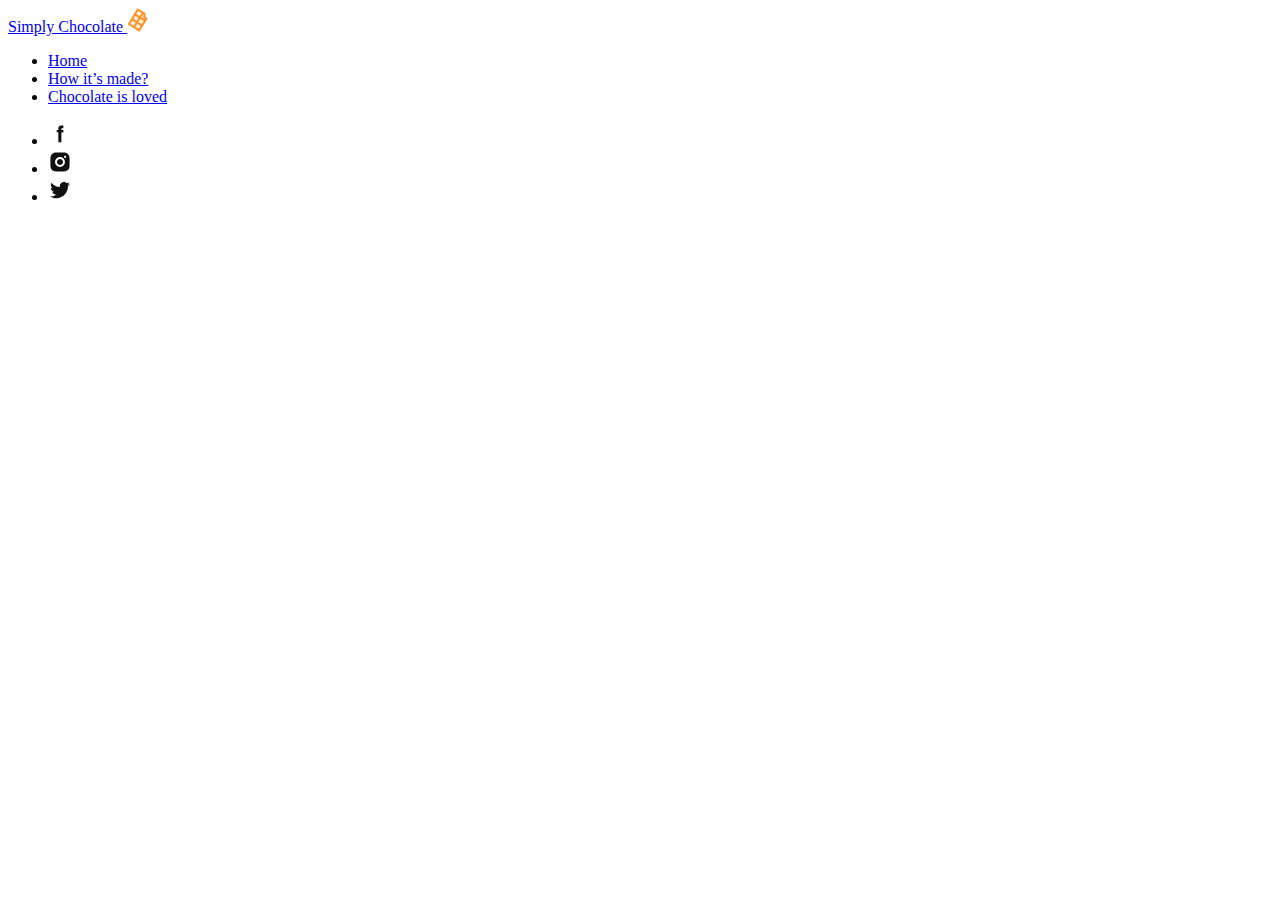
<file: html/module-01/index.html>
<!DOCTYPE html>
<html lang="en">
  <head>
    <meta charset="UTF-8" />
    <meta name="viewport" content="width=device-width, initial-scale=1.0" />
    <meta
      name="description"
      content="Treat yourself or a loved one to our finest ingredients for a moment of pure delight!"
    />
    <meta name="keywords" content="chocolate milk cacao" />
    <title>Simply Chocolate</title>
    <link
      rel="shortcut icon"
      href="./images/icons/logo.svg"
      type="image/svg+xml"
    />
  </head>
  <body>
    <!-- Header -->
    <header>
      <nav>
        <a href="./index.html">
          Simply Chocolate
          <img
            src="./images/icons/logo.svg"
            alt="Site logo"
            width="24"
            height="24"
          />
        </a>

        <ul>
          <li>
            <a href="#">Home</a>
          </li>
          <li>
            <a href="#">How it’s made?</a>
          </li>
          <li>
            <a href="#">Chocolate is loved</a>
          </li>
        </ul>
      </nav>

      <ul>
        <li>
          <a href="">
            <img
              src="./images/icons/facebook.svg"
              alt="Facebook logo"
              width="24"
              height="24"
            />
          </a>
        </li>
        <li>
          <a href="">
            <img
              src="./images/icons/instagram.svg"
              alt="Instagram logo"
              width="24"
              height="24"
            />
          </a>
        </li>
        <li>
          <a href="">
            <img
              src="./images/icons/twitter.svg"
              alt="Twitter logo"
              width="24"
              height="24"
            />
          </a>
        </li>
      </ul>
    </header>
    <main>
      <!-- Hero -->
      <section>
        <h1></h1>
      </section>
      <!-- Benefits -->
      <section>
        <h2></h2>
      </section>
      <!-- Ingredients -->
      <section>
        <h2></h2>
      </section>
      <!-- Made -->
      <section>
        <h2></h2>
      </section>
      <!-- Products -->
      <section>
        <h2></h2>
      </section>
      <!-- Bestsellers -->
      <section>
        <h2></h2>
      </section>
      <!-- Reviews -->
      <section>
        <h2></h2>
      </section>
    </main>
    <!-- Footer -->
    <footer></footer>
  </body>
</html>
</file>
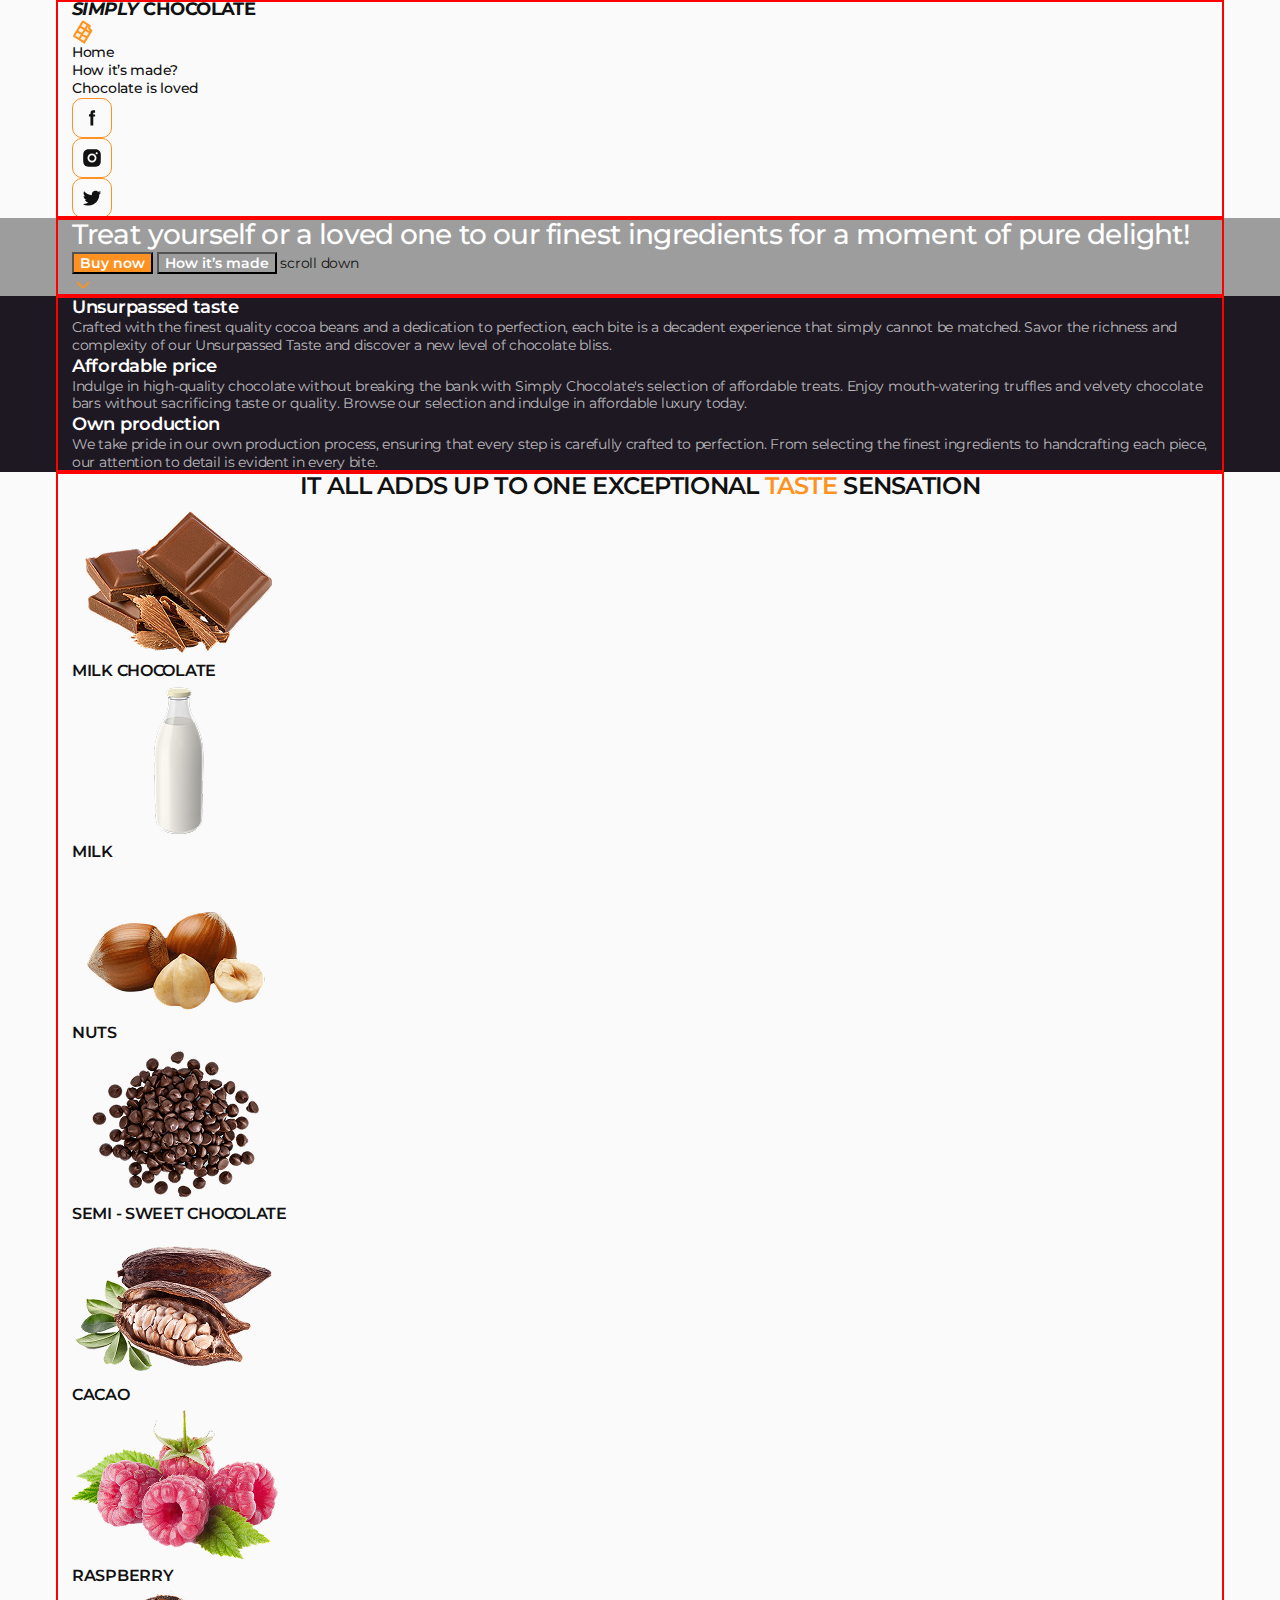
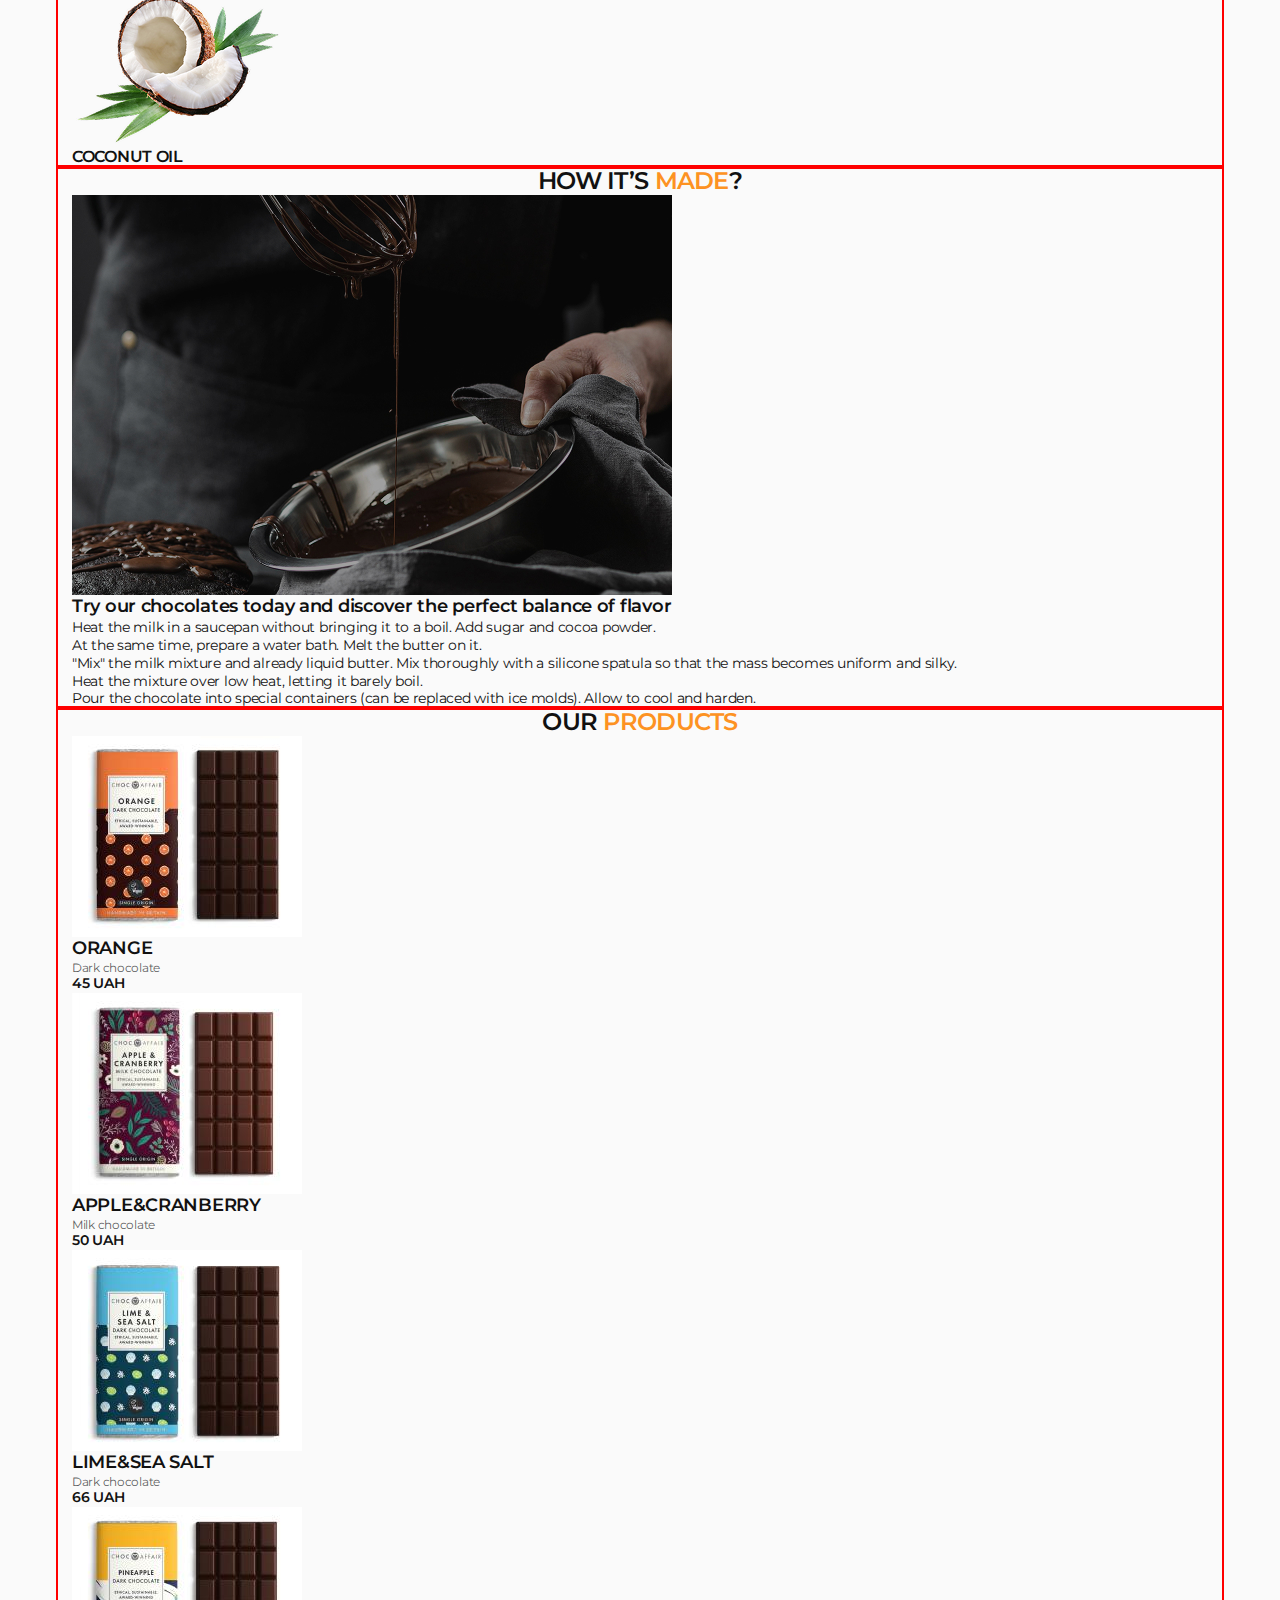
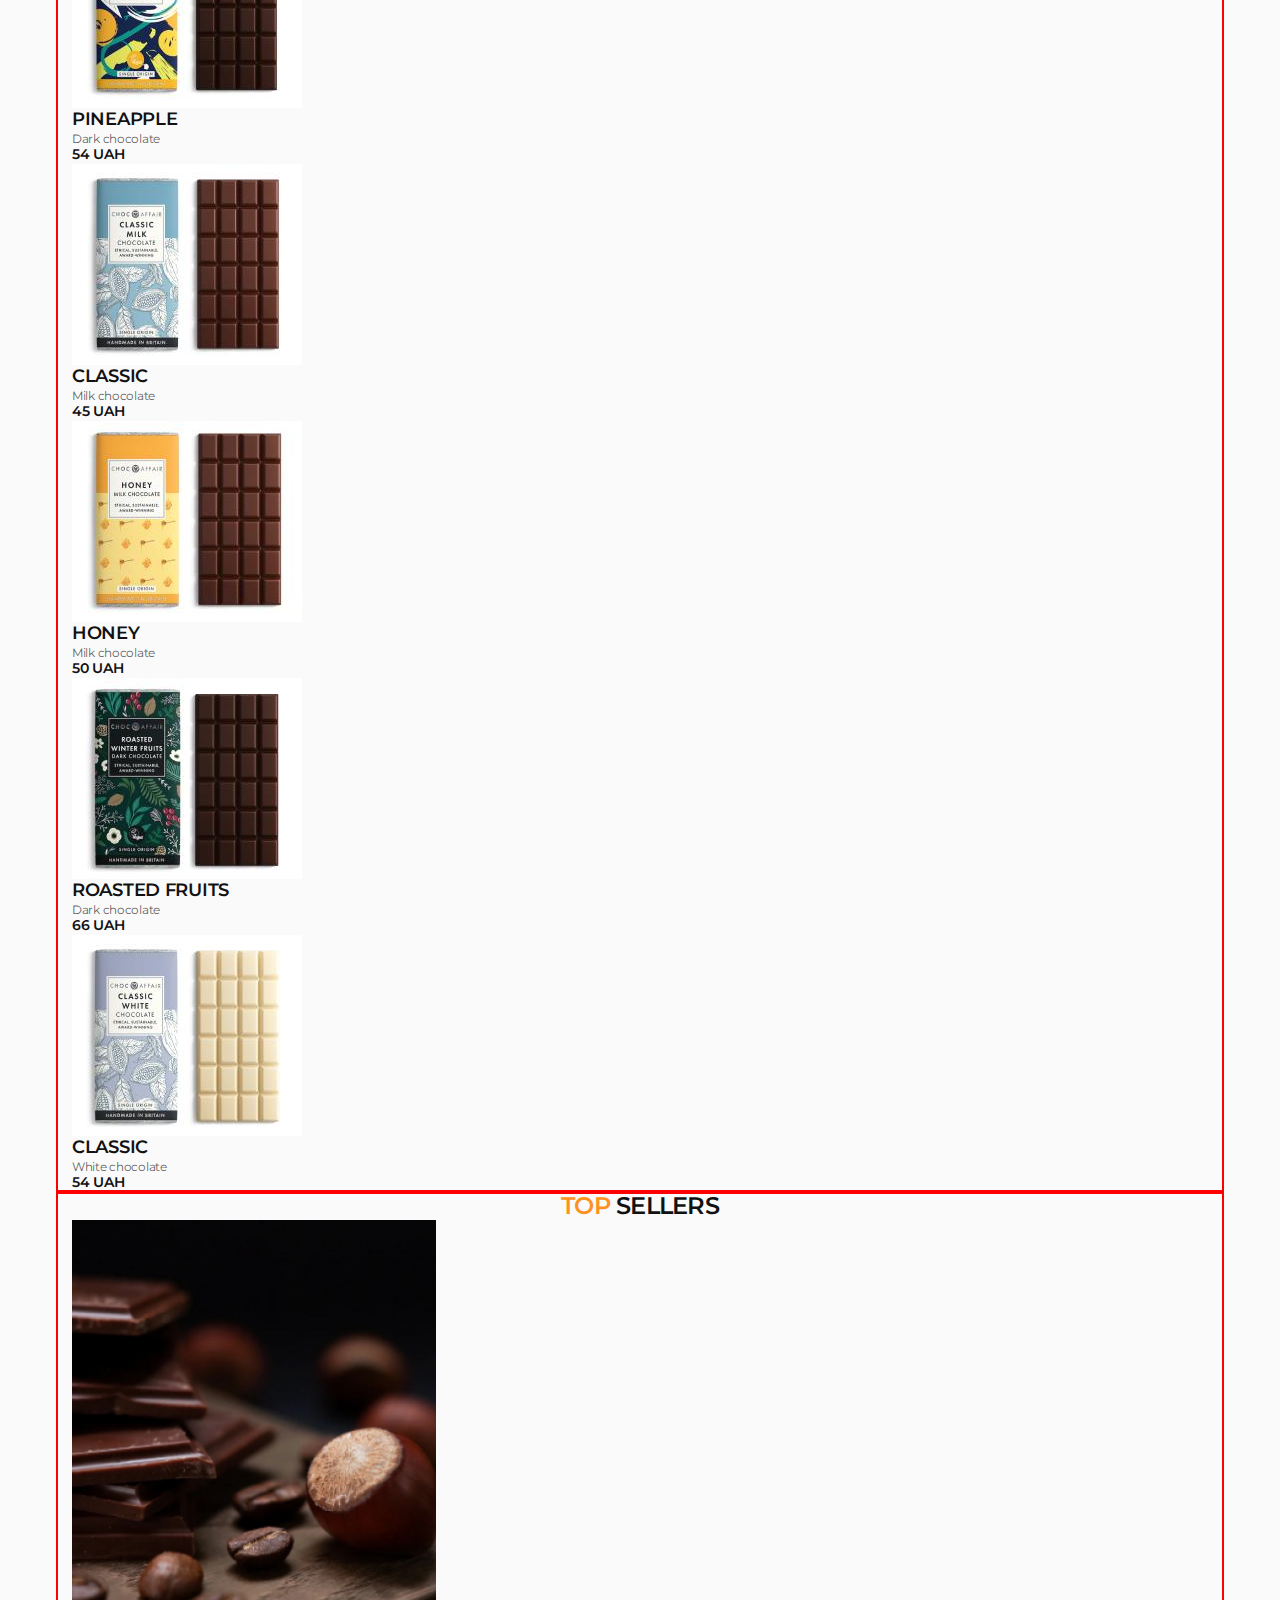
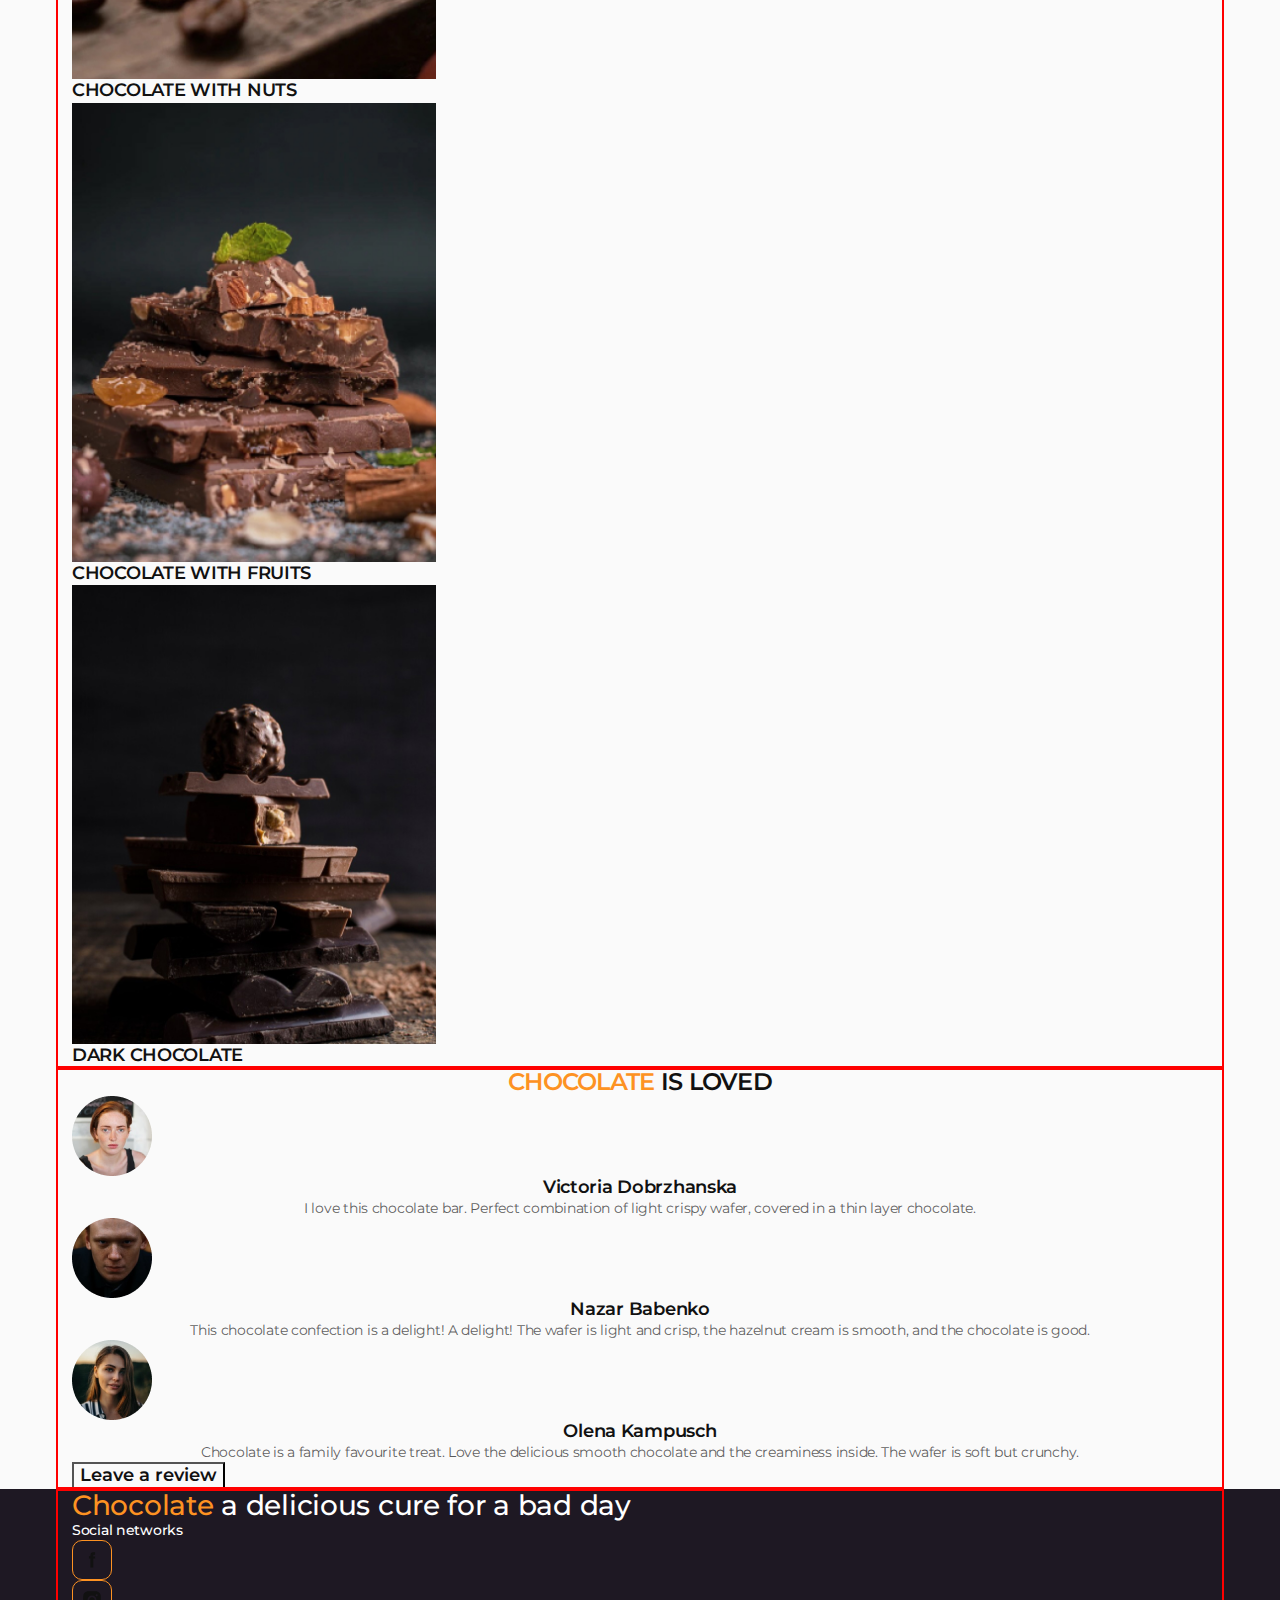
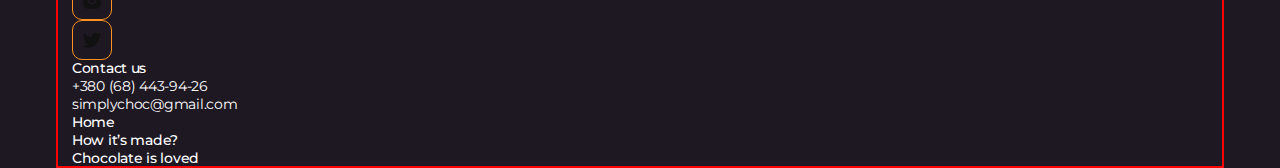
<file: html/module-03/lesson-02/index.html>
<!DOCTYPE html>
<html lang="en">
  <head>
    <meta charset="UTF-8" />
    <meta name="viewport" content="width=device-width, initial-scale=1.0" />
    <meta
      name="description"
      content="Treat yourself or a loved one to our finest ingredients for a moment of pure delight!"
    />
    <meta name="keywords" content="chocolate milk cacao" />
    <title>Simply Chocolate</title>
    <link
      rel="shortcut icon"
      href="./images/icons/logo.svg"
      type="image/svg+xml"
    />

    <link rel="preconnect" href="https://fonts.googleapis.com" />
    <link rel="preconnect" href="https://fonts.gstatic.com" crossorigin />
    <link
      href="https://fonts.googleapis.com/css2?family=Montserrat:ital,wght@0,100..900;1,100..900&display=swap"
      rel="stylesheet"
    />
    <link
      rel="stylesheet"
      href="https://cdn.jsdelivr.net/npm/modern-normalize@3.0.1/modern-normalize.min.css"
    />
    <link rel="stylesheet" href="./css/styles.css" />
  </head>
  <body>
    <!-- Header -->
    <header class="header" id="home">
      <div class="container">
        <nav class="header-nav">
          <a class="header-logo logo" href="./index.html">
            <i>Simply</i> Chocolate
            <img
              src="./images/icons/logo.svg"
              alt="Site logo"
              width="24"
              height="24"
            />
          </a>
          <ul class="menu">
            <li class="menu-item">
              <a class="menu-link" href="#home">Home</a>
            </li>
            <li class="menu-item">
              <a class="menu-link" href="#made">How it’s made?</a>
            </li>
            <li class="menu-item">
              <a class="menu-link" href="#reviews">Chocolate is loved</a>
            </li>
          </ul>
        </nav>
        <ul class="socials">
          <li class="socials-item">
            <a
              class="socials-link"
              href="https://facebook.com"
              target="_blank"
              rel="noopener noreferrer"
              aria-label="Site facebook.com"
            >
              <img
                class="socials-icon"
                src="./images/icons/facebook.svg"
                alt="Facebook logo"
                width="24"
                height="24"
              />
            </a>
          </li>
          <li class="socials-item">
            <a
              class="socials-link"
              href="https://instagram.com"
              target="_blank"
              rel="noopener noreferrer"
              aria-label="Site instagram.com"
            >
              <img
                class="socials-icon"
                src="./images/icons/instagram.svg"
                alt="Instagram logo"
                width="24"
                height="24"
              />
            </a>
          </li>
          <li class="socials-item">
            <a
              class="socials-link"
              href="https://twitter.com"
              target="_blank"
              rel="noopener noreferrer"
              aria-label="Site x.com"
            >
              <img
                class="socials-icon"
                src="./images/icons/twitter.svg"
                alt="Twitter logo"
                width="24"
                height="24"
              />
            </a>
          </li>
        </ul>
      </div>
    </header>

    <main>
      <!-- Hero -->
      <section class="hero">
        <div class="container">
          <h1 class="hero-title">
            Treat yourself or a loved one to our finest ingredients for a moment
            of pure delight!
          </h1>
          <button class="btn btn-accent" type="button">Buy now</button>
          <button class="btn btn-light" type="button">How it’s made</button>
          <a class="hero-link" href="#benefits">
            scroll down
            <img
              class="hero-link-icon"
              src="./images/icons/arrow-down.svg"
              alt="Shewron down"
              width="22"
              height="22"
            />
          </a>
        </div>
      </section>
      <!-- Benefits -->
      <section class="benefits" id="benefits">
        <div class="container">
          <!-- Read only -->
          <h2 class="visually-hidden">Benefits of Simply Chocolate</h2>
          <ul class="benefits-list">
            <li class="benefits-item">
              <h3 class="benefits-caption">Unsurpassed taste</h3>
              <p class="benefits-desc">
                Crafted with the finest quality cocoa beans and a dedication to
                perfection, each bite is a decadent experience that simply
                cannot be matched. Savor the richness and complexity of our
                Unsurpassed Taste and discover a new level of chocolate bliss.
              </p>
            </li>
            <li class="benefits-item">
              <h3 class="benefits-caption">Affordable price</h3>
              <p class="benefits-desc">
                Indulge in high-quality chocolate without breaking the bank with
                Simply Chocolate's selection of affordable treats. Enjoy
                mouth-watering truffles and velvety chocolate bars without
                sacrificing taste or quality. Browse our selection and indulge
                in affordable luxury today.
              </p>
            </li>
            <li class="benefits-item">
              <h3 class="benefits-caption">Own production</h3>
              <p class="benefits-desc">
                We take pride in our own production process, ensuring that every
                step is carefully crafted to perfection. From selecting the
                finest ingredients to handcrafting each piece, our attention to
                detail is evident in every bite.
              </p>
            </li>
          </ul>
        </div>
      </section>
      <!-- Ingredients -->
      <section class="ingredients">
        <div class="container">
          <h2 class="section-title">
            It all adds up to one exceptional
            <span class="accent-text">taste</span> sensation
          </h2>
          <ul class="ingredients-list">
            <li class="ingredients-item">
              <img
                class="ingredients-ill"
                src="./images/ingredients/img-1.png"
                alt=""
                width="214"
                height="160"
              />
              <h3 class="ingredients-subtitle">MILK CHOCOLATE</h3>
            </li>
            <li class="ingredients-item">
              <img
                class="ingredients-ill"
                src="./images/ingredients/img-2.png"
                alt=""
                width="214"
                height="160"
              />
              <h3 class="ingredients-subtitle">MILK</h3>
            </li>
            <li class="ingredients-item">
              <img
                class="ingredients-ill"
                src="./images/ingredients/img-3.png"
                alt=""
                width="214"
                height="160"
              />
              <h3 class="ingredients-subtitle">NUTS</h3>
            </li>
            <li class="ingredients-item">
              <img
                class="ingredients-ill"
                src="./images/ingredients/img-4.png"
                alt=""
                width="214"
                height="160"
              />
              <h3 class="ingredients-subtitle">SEMI - SWEET CHOCOLATE</h3>
            </li>
            <li class="ingredients-item">
              <img
                class="ingredients-ill"
                src="./images/ingredients/img-5.png"
                alt=""
                width="214"
                height="160"
              />
              <h3 class="ingredients-subtitle">CACAO</h3>
            </li>
            <li class="ingredients-item">
              <img
                class="ingredients-ill"
                src="./images/ingredients/img-6.png"
                alt=""
                width="214"
                height="160"
              />
              <h3 class="ingredients-subtitle">RASPBERRY</h3>
            </li>
            <li class="ingredients-item">
              <img
                class="ingredients-ill"
                src="./images/ingredients/img-7.png"
                alt=""
                width="214"
                height="160"
              />
              <h3 class="ingredients-subtitle">COCONUT OIL</h3>
            </li>
          </ul>
        </div>
      </section>
      <!-- Made -->
      <section class="made" id="made">
        <div class="container">
          <h2 class="section-title">
            How it’s <span class="accent-text">made</span>?
          </h2>
          <img
            class="made-ill"
            src="./images/made/image.jpg"
            alt=""
            width="600"
            height="400"
          />
          <h3 class="made-caption">
            Try our chocolates today and discover the perfect balance of flavor
          </h3>
          <ol class="made-list">
            <li class="made-item">
              Heat the milk in a saucepan without bringing it to a boil. Add
              sugar and cocoa powder.
            </li>
            <li class="made-item">
              At the same time, prepare a water bath. Melt the butter on it.
            </li>
            <li class="made-item">
              "Mix" the milk mixture and already liquid butter. Mix thoroughly
              with a silicone spatula so that the mass becomes uniform and
              silky.
            </li>
            <li class="made-item">
              Heat the mixture over low heat, letting it barely boil.
            </li>
            <li class="made-item">
              Pour the chocolate into special containers (can be replaced with
              ice molds). Allow to cool and harden.
            </li>
          </ol>
        </div>
      </section>
      <!-- Products -->
      <section class="products">
        <div class="container">
          <h2 class="section-title">
            Our <span class="accent-text">products</span>
          </h2>
          <ul class="products-list">
            <li class="products-item">
              <img
                src="./images/products/img-1.jpg"
                alt="Orange Dark chocolate"
                class="products-pic"
                width="230"
                height="201"
              />
              <h3 class="products-caption">Orange</h3>
              <p class="products-type">Dark chocolate</p>
              <p class="products-label">45 UAH</p>
            </li>
            <li class="products-item">
              <img
                src="./images/products/img-2.jpg"
                alt="Apple&Cranberry Milk chocolate"
                class="products-pic"
                width="230"
                height="201"
              />
              <h3 class="products-caption">Apple&Cranberry</h3>
              <p class="products-type">Milk chocolate</p>
              <p class="products-label">50 UAH</p>
            </li>
            <li class="products-item">
              <img
                src="./images/products/img-3.jpg"
                alt="Lime&Sea salt Dark chocolate"
                class="products-pic"
                width="230"
                height="201"
              />
              <h3 class="products-caption">Lime&Sea salt</h3>
              <p class="products-type">Dark chocolate</p>
              <p class="products-label">66 UAH</p>
            </li>
            <li class="products-item">
              <img
                src="./images/products/img-4.jpg"
                alt="Pineapple Dark chocolate"
                class="products-pic"
                width="230"
                height="201"
              />
              <h3 class="products-caption">Pineapple</h3>
              <p class="products-type">Dark chocolate</p>
              <p class="products-label">54 UAH</p>
            </li>
            <li class="products-item">
              <img
                src="./images/products/img-5.jpg"
                alt="Classic Milk chocolate"
                class="products-pic"
                width="230"
                height="201"
              />
              <h3 class="products-caption">Classic</h3>
              <p class="products-type">Milk chocolate</p>
              <p class="products-label">45 UAH</p>
            </li>
            <li class="products-item">
              <img
                src="./images/products/img-6.jpg"
                alt="Honey Milk chocolate"
                class="products-pic"
                width="230"
                height="201"
              />
              <h3 class="products-caption">Honey</h3>
              <p class="products-type">Milk chocolate</p>
              <p class="products-label">50 UAH</p>
            </li>
            <li class="products-item">
              <img
                src="./images/products/img-7.jpg"
                alt="Roasted fruits Dark chocolate"
                class="products-pic"
                width="230"
                height="201"
              />
              <h3 class="products-caption">Roasted fruits</h3>
              <p class="products-type">Dark chocolate</p>
              <p class="products-label">66 UAH</p>
            </li>
            <li class="products-item">
              <img
                src="./images/products/img-8.jpg"
                alt="Classic White chocolate"
                class="products-pic"
                width="230"
                height="201"
              />
              <h3 class="products-caption">Classic</h3>
              <p class="products-type">White chocolate</p>
              <p class="products-label">54 UAH</p>
            </li>
          </ul>
        </div>
      </section>
      <!-- Bestsellers -->
      <section class="bestsellers">
        <div class="container">
          <h2 class="section-title">
            <span class="accent-text">Top</span> sellers
          </h2>
          <ul class="bestsellers-list">
            <li class="bestsellers-item">
              <img
                src="./images/bestsellers/img-1.jpg"
                alt="CHOCOLATE WITH NUTS"
                width="364"
                height="464"
              />
              <h3 class="bestsellers-caption">CHOCOLATE WITH NUTS</h3>
            </li>
            <li class="bestsellers-item">
              <img
                src="./images/bestsellers/img-2.jpg"
                alt="CHOCOLATE WITH FruIts"
                width="364"
                height="464"
              />
              <h3 class="bestsellers-caption">CHOCOLATE WITH FruIts</h3>
            </li>
            <li class="bestsellers-item">
              <img
                src="./images/bestsellers/img-3.jpg"
                alt="DARK CHOCOLATE"
                width="364"
                height="464"
              />
              <h3 class="bestsellers-caption">DARK CHOCOLATE</h3>
            </li>
          </ul>
        </div>
      </section>
      <!-- Reviews -->
      <section class="reviews" id="reviews">
        <div class="container">
          <h2 class="section-title">
            <span class="accent-text">Chocolate</span> is loved
          </h2>
          <ul class="reviews-list">
            <li class="reviews-item">
              <img
                src="./images/reviews/img-1.png"
                alt="Victoria Dobrzhanska"
                width="80"
                height="80"
              />
              <h3 class="reviews-author">Victoria Dobrzhanska</h3>
              <p class="reviews-text">
                I love this chocolate bar. Perfect combination of light crispy
                wafer, covered in a thin layer chocolate.
              </p>
            </li>
            <li class="reviews-item">
              <img
                src="./images/reviews/img-2.png"
                alt="Nazar Babenko"
                width="80"
                height="80"
              />
              <h3 class="reviews-author">Nazar Babenko</h3>
              <p class="reviews-text">
                This chocolate confection is a delight! A delight! The wafer is
                light and crisp, the hazelnut cream is smooth, and the chocolate
                is good.
              </p>
            </li>
            <li class="reviews-item">
              <img
                src="./images/reviews/img-3.png"
                alt="Olena Kampusch"
                width="80"
                height="80"
              />
              <h3 class="reviews-author">Olena Kampusch</h3>
              <p class="reviews-text">
                Chocolate is a family favourite treat. Love the delicious smooth
                chocolate and the creaminess inside. The wafer is soft but
                crunchy.
              </p>
            </li>
          </ul>
          <button class="btn btn-dark" type="button">Leave a review</button>
        </div>
      </section>
    </main>

    <!-- Footer -->
    <footer class="footer">
      <div class="container">
        <p class="footer-slogan">
          <span class="accent-text">Chocolate</span> a delicious cure for a bad
          day
        </p>
        <p class="footer-caption">Social networks</p>
        <ul class="socials">
          <li class="socials-item">
            <a
              class="socials-link"
              href="https://facebook.com"
              target="_blank"
              rel="noopener noreferrer"
              aria-label="Site facebook.com"
            >
              <img
                class="socials-icon"
                src="./images/icons/facebook.svg"
                alt="Facebook logo"
                width="24"
                height="24"
              />
            </a>
          </li>
          <li class="socials-item">
            <a
              class="socials-link"
              href="https://instagram.com"
              target="_blank"
              rel="noopener noreferrer"
              aria-label="Site instagram.com"
            >
              <img
                class="socials-icon"
                src="./images/icons/instagram.svg"
                alt="Instagram logo"
                width="24"
                height="24"
              />
            </a>
          </li>
          <li class="socials-item">
            <a
              class="socials-link"
              href="https://twitter.com"
              target="_blank"
              rel="noopener noreferrer"
              aria-label="Site x.com"
            >
              <img
                class="socials-icon"
                src="./images/icons/twitter.svg"
                alt="Twitter logo"
                width="24"
                height="24"
              />
            </a>
          </li>
        </ul>
        <address class="contacts">
          <p class="footer-caption">Contact us</p>
          <ul class="contacts-list">
            <li class="contacts-item">
              <a class="contacts-link" href="tel:+380684439426">
                +380 (68) 443-94-26
              </a>
            </li>
            <li class="contacts-item">
              <a class="contacts-link" href="mailto:simplychoc@gmail.com">
                simplychoc@gmail.com
              </a>
            </li>
          </ul>
        </address>
        <ul class="footer-menu menu">
          <li class="menu-item">
            <a class="menu-link" href="#">Home</a>
          </li>
          <li class="menu-item">
            <a class="menu-link" href="#">How it’s made?</a>
          </li>
          <li class="menu-item">
            <a class="menu-link" href="#">Chocolate is loved</a>
          </li>
        </ul>
      </div>
    </footer>
  </body>
</html>
</file>
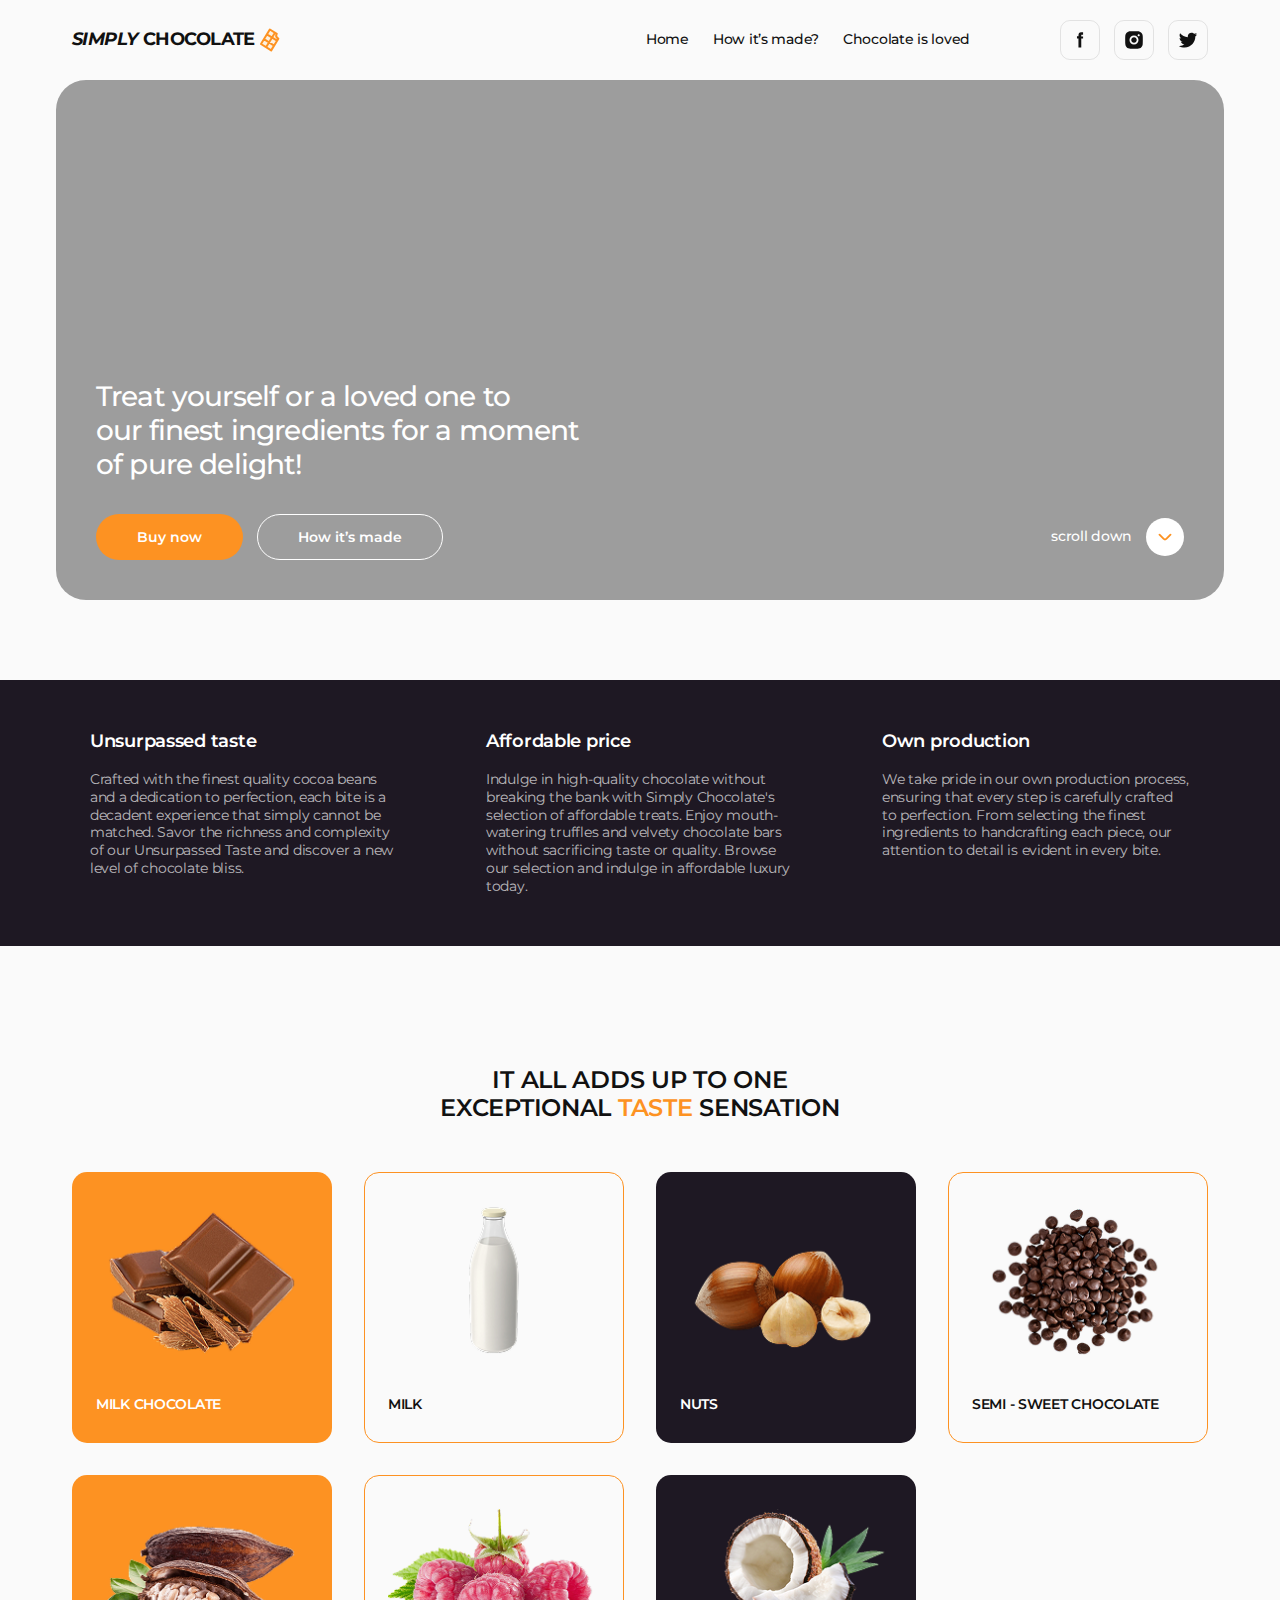
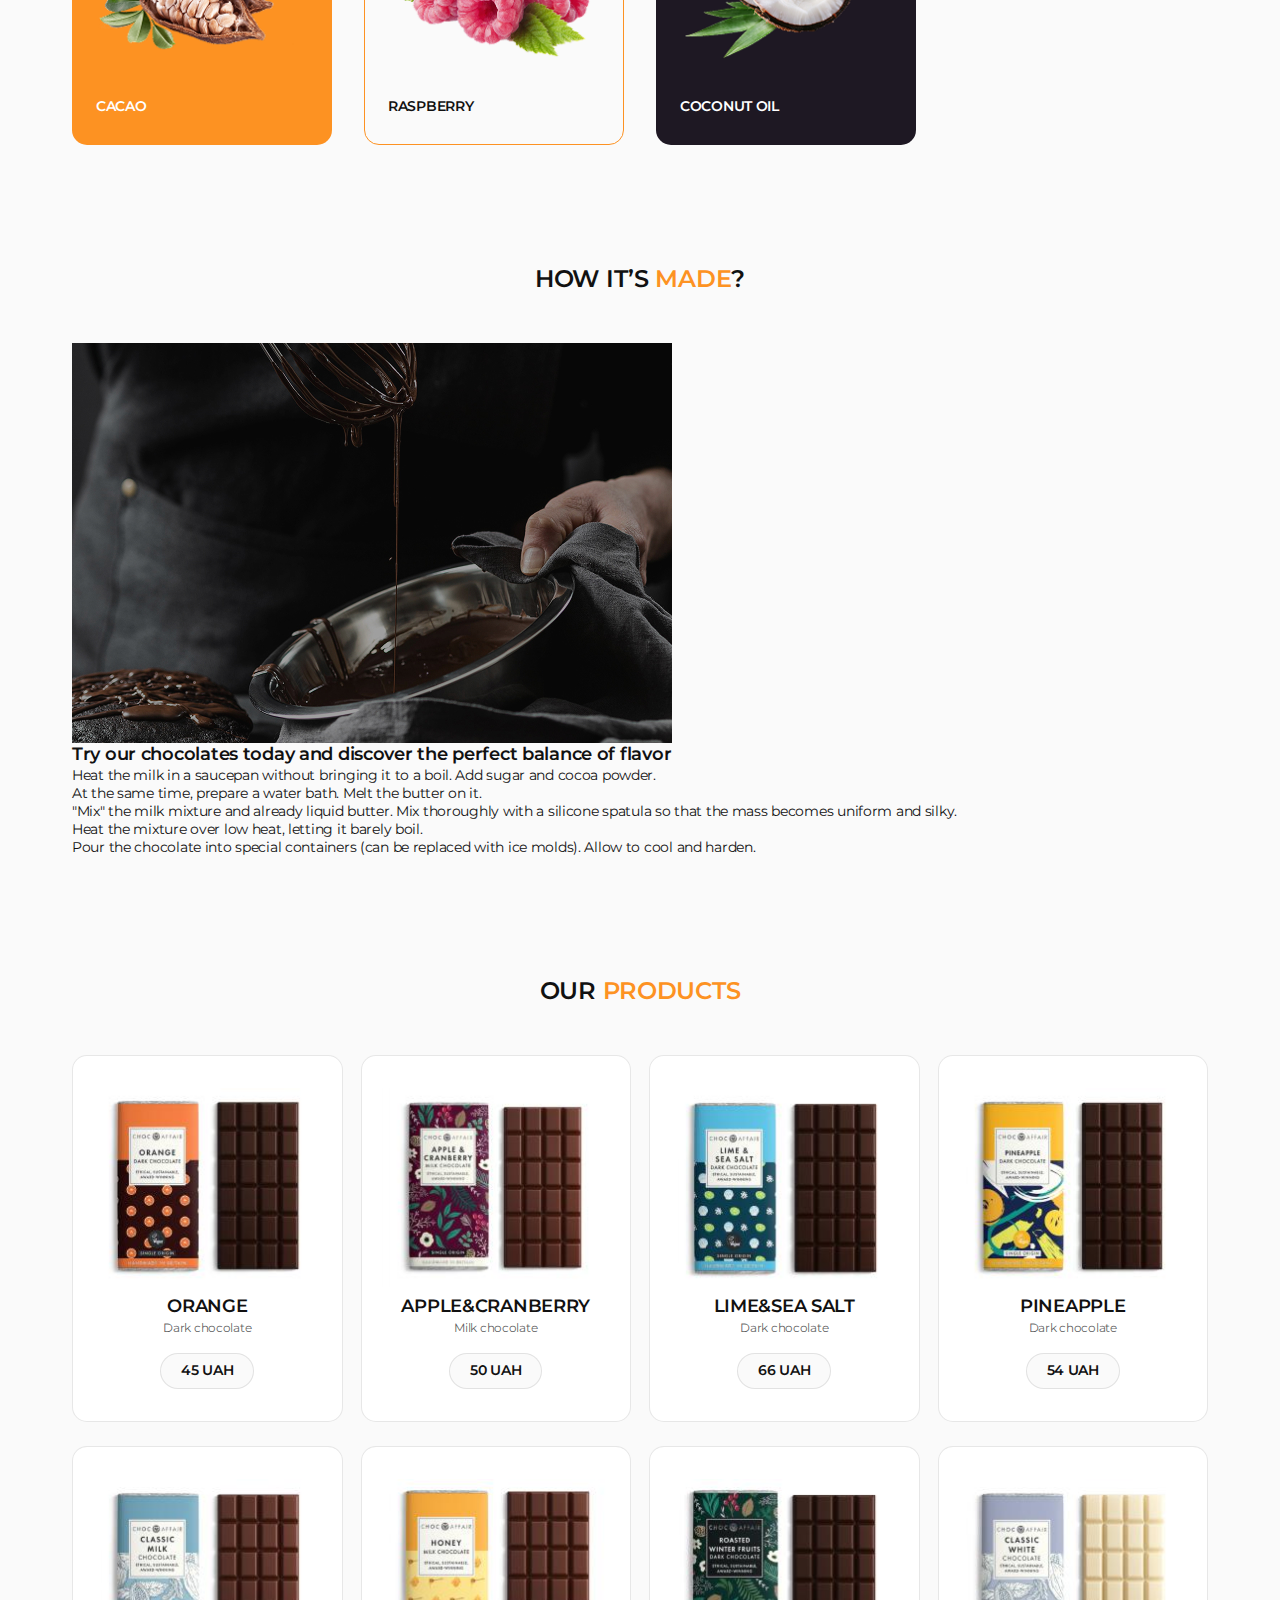
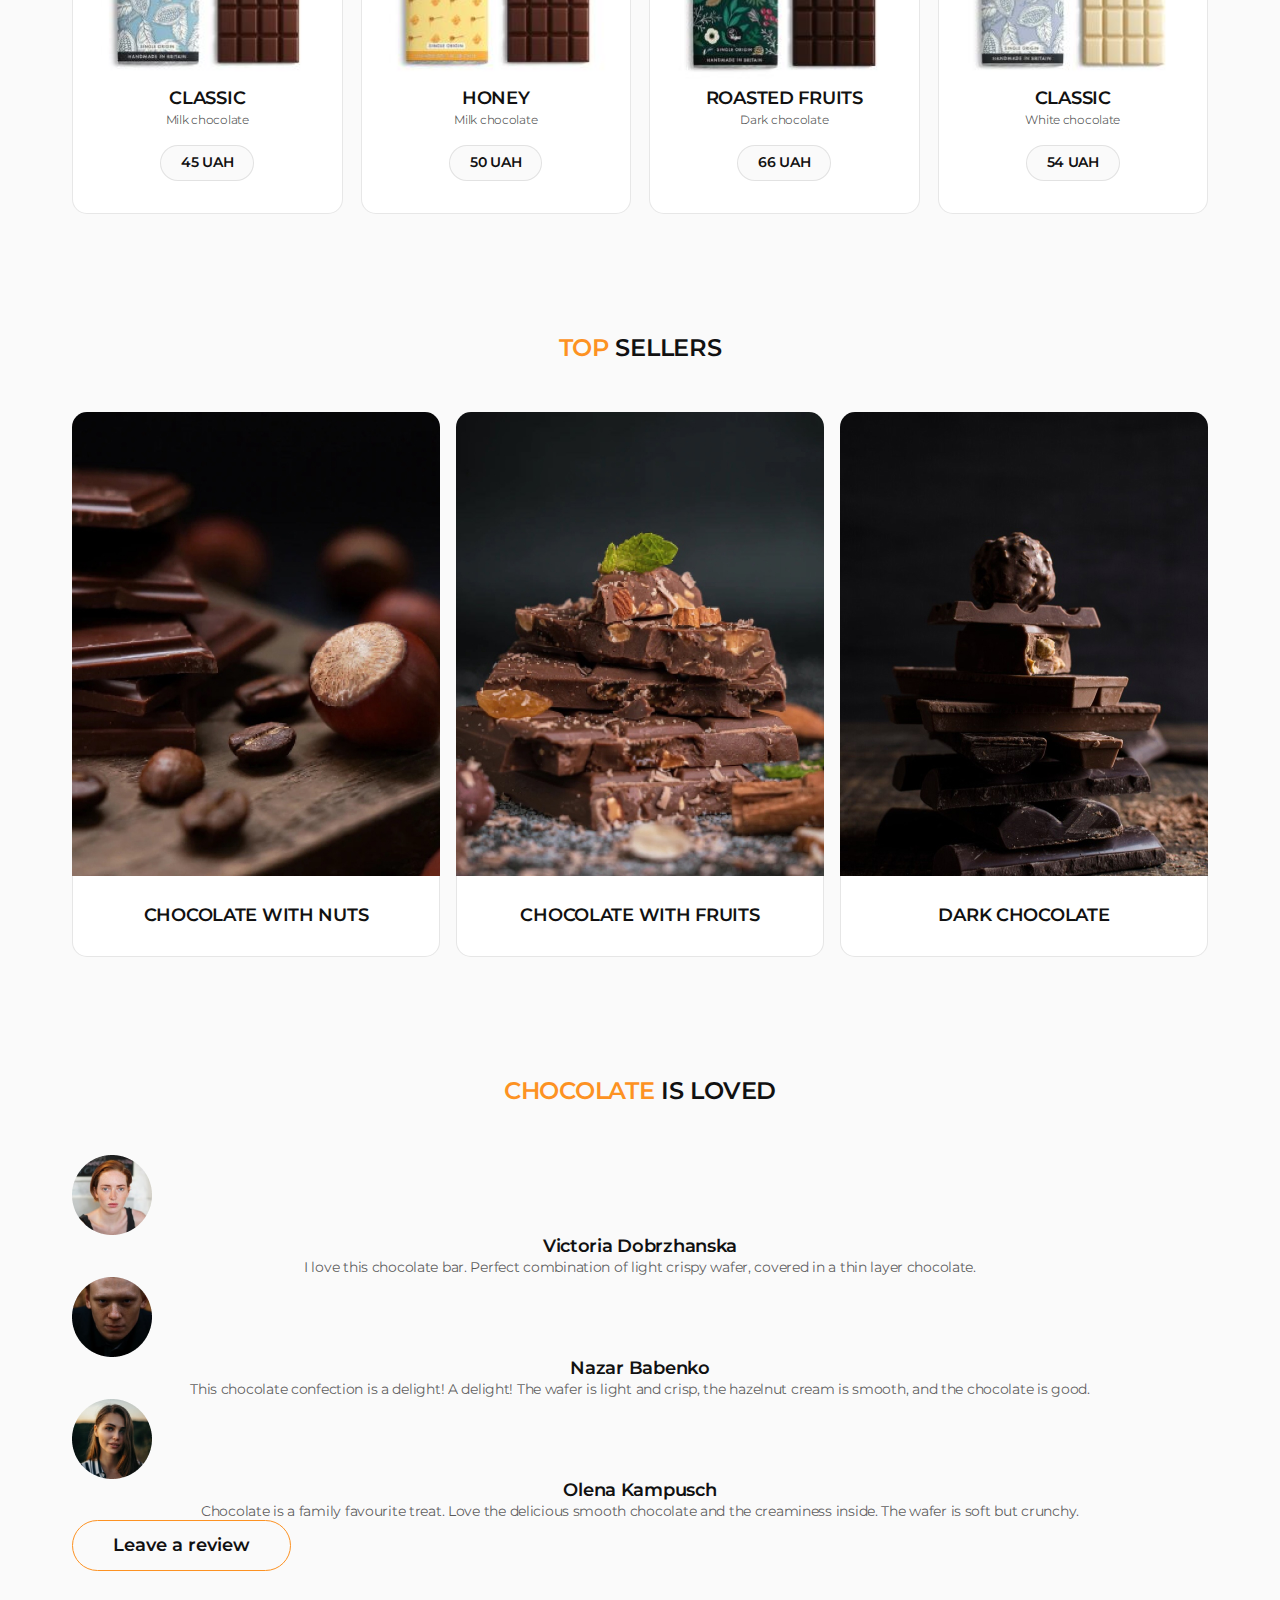
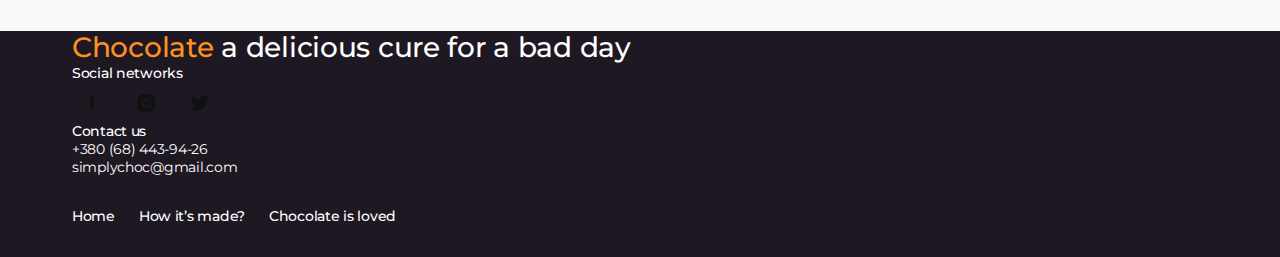
<file: html/module-04/lesson-01/index.html>
<!DOCTYPE html>
<html lang="en">
  <head>
    <meta charset="UTF-8" />
    <meta name="viewport" content="width=device-width, initial-scale=1.0" />
    <meta
      name="description"
      content="Treat yourself or a loved one to our finest ingredients for a moment of pure delight!"
    />
    <meta name="keywords" content="chocolate milk cacao" />
    <title>Simply Chocolate</title>
    <link
      rel="shortcut icon"
      href="./images/icons/logo.svg"
      type="image/svg+xml"
    />

    <link rel="preconnect" href="https://fonts.googleapis.com" />
    <link rel="preconnect" href="https://fonts.gstatic.com" crossorigin />
    <link
      href="https://fonts.googleapis.com/css2?family=Montserrat:ital,wght@0,100..900;1,100..900&display=swap"
      rel="stylesheet"
    />
    <link
      rel="stylesheet"
      href="https://cdn.jsdelivr.net/npm/modern-normalize@3.0.1/modern-normalize.min.css"
    />
    <link rel="stylesheet" href="./css/styles.css" />
  </head>
  <body>
    <!-- Header -->
    <header class="header" id="home">
      <div class="container">
        <nav class="header-nav">
          <a class="header-logo logo" href="./index.html">
            <i>Simply</i> Chocolate
            <img
              src="./images/icons/logo.svg"
              alt="Site logo"
              width="24"
              height="24"
            />
          </a>
          <ul class="menu">
            <li class="menu-item">
              <a class="menu-link" href="#home">Home</a>
            </li>
            <li class="menu-item">
              <a class="menu-link" href="#made">How it’s made?</a>
            </li>
            <li class="menu-item">
              <a class="menu-link" href="#reviews">Chocolate is loved</a>
            </li>
          </ul>
        </nav>
        <ul class="socials">
          <li class="socials-item">
            <a
              class="socials-link"
              href="https://facebook.com"
              target="_blank"
              rel="noopener noreferrer"
              aria-label="Site facebook.com"
            >
              <img
                class="socials-icon"
                src="./images/icons/facebook.svg"
                alt="Facebook logo"
                width="24"
                height="24"
              />
            </a>
          </li>
          <li class="socials-item">
            <a
              class="socials-link"
              href="https://instagram.com"
              target="_blank"
              rel="noopener noreferrer"
              aria-label="Site instagram.com"
            >
              <img
                class="socials-icon"
                src="./images/icons/instagram.svg"
                alt="Instagram logo"
                width="24"
                height="24"
              />
            </a>
          </li>
          <li class="socials-item">
            <a
              class="socials-link"
              href="https://twitter.com"
              target="_blank"
              rel="noopener noreferrer"
              aria-label="Site x.com"
            >
              <img
                class="socials-icon"
                src="./images/icons/twitter.svg"
                alt="Twitter logo"
                width="24"
                height="24"
              />
            </a>
          </li>
        </ul>
      </div>
    </header>

    <main>
      <!-- Hero -->
      <section class="hero">
        <div class="hero-container container">
          <h1 class="hero-title">
            Treat yourself or a loved one to our&#160;finest ingredients for a
            moment of pure delight!
          </h1>
          <div class="hero-wrapper">
            <button class="btn btn-accent" type="button">Buy now</button>
            <button class="btn btn-light" type="button">How it’s made</button>
            <a class="hero-link" href="#benefits">
              scroll down
              <span class="hero-link-figure">
                <img
                  class="hero-link-icon"
                  src="./images/icons/arrow-down.svg"
                  alt="Shewron down"
                  width="22"
                  height="22"
                />
              </span>
            </a>
          </div>
        </div>
      </section>
      <!-- Benefits -->
      <section class="benefits" id="benefits">
        <div class="container">
          <!-- Read only -->
          <h2 class="visually-hidden">Benefits of Simply Chocolate</h2>
          <ul class="benefits-list">
            <li class="benefits-item">
              <h3 class="benefits-caption">Unsurpassed taste</h3>
              <p class="benefits-desc">
                Crafted with the finest quality cocoa beans and a dedication to
                perfection, each bite is a decadent experience that simply
                cannot be matched. Savor the richness and complexity of our
                Unsurpassed Taste and discover a new level of chocolate bliss.
              </p>
            </li>
            <li class="benefits-item">
              <h3 class="benefits-caption">Affordable price</h3>
              <p class="benefits-desc">
                Indulge in high-quality chocolate without breaking the bank with
                Simply Chocolate's selection of affordable treats. Enjoy
                mouth-watering truffles and velvety chocolate bars without
                sacrificing taste or quality. Browse our selection and indulge
                in affordable luxury today.
              </p>
            </li>
            <li class="benefits-item">
              <h3 class="benefits-caption">Own production</h3>
              <p class="benefits-desc">
                We take pride in our own production process, ensuring that every
                step is carefully crafted to perfection. From selecting the
                finest ingredients to handcrafting each piece, our attention to
                detail is evident in every bite.
              </p>
            </li>
          </ul>
        </div>
      </section>
      <!-- Ingredients -->
      <section class="ingredients section">
        <div class="container">
          <h2 class="section-title">
            It all adds up to one exceptional
            <span class="accent-text">taste</span> sensation
          </h2>
          <ul class="ingredients-list card-set">
            <li class="ingredients-item card-set-item">
              <img
                class="ingredients-ill"
                src="./images/ingredients/img-1.png"
                alt=""
                width="214"
                height="160"
              />
              <h3 class="ingredients-subtitle">MILK CHOCOLATE</h3>
            </li>
            <li class="ingredients-item card-set-item">
              <img
                class="ingredients-ill"
                src="./images/ingredients/img-2.png"
                alt=""
                width="214"
                height="160"
              />
              <h3 class="ingredients-subtitle">MILK</h3>
            </li>
            <li class="ingredients-item card-set-item">
              <img
                class="ingredients-ill"
                src="./images/ingredients/img-3.png"
                alt=""
                width="214"
                height="160"
              />
              <h3 class="ingredients-subtitle">NUTS</h3>
            </li>
            <li class="ingredients-item card-set-item">
              <img
                class="ingredients-ill"
                src="./images/ingredients/img-4.png"
                alt=""
                width="214"
                height="160"
              />
              <h3 class="ingredients-subtitle">SEMI - SWEET CHOCOLATE</h3>
            </li>
            <li class="ingredients-item card-set-item">
              <img
                class="ingredients-ill"
                src="./images/ingredients/img-5.png"
                alt=""
                width="214"
                height="160"
              />
              <h3 class="ingredients-subtitle">CACAO</h3>
            </li>
            <li class="ingredients-item card-set-item">
              <img
                class="ingredients-ill"
                src="./images/ingredients/img-6.png"
                alt=""
                width="214"
                height="160"
              />
              <h3 class="ingredients-subtitle">RASPBERRY</h3>
            </li>
            <li class="ingredients-item card-set-item">
              <img
                class="ingredients-ill"
                src="./images/ingredients/img-7.png"
                alt=""
                width="214"
                height="160"
              />
              <h3 class="ingredients-subtitle">COCONUT OIL</h3>
            </li>
          </ul>
        </div>
      </section>
      <!-- Made -->
      <section class="made section" id="made">
        <div class="container">
          <h2 class="section-title">
            How it’s <span class="accent-text">made</span>?
          </h2>
          <img
            class="made-ill"
            src="./images/made/image.jpg"
            alt=""
            width="600"
            height="400"
          />
          <h3 class="made-caption">
            Try our chocolates today and discover the perfect balance of flavor
          </h3>
          <ol class="made-list">
            <li class="made-item">
              Heat the milk in a saucepan without bringing it to a boil. Add
              sugar and cocoa powder.
            </li>
            <li class="made-item">
              At the same time, prepare a water bath. Melt the butter on it.
            </li>
            <li class="made-item">
              "Mix" the milk mixture and already liquid butter. Mix thoroughly
              with a silicone spatula so that the mass becomes uniform and
              silky.
            </li>
            <li class="made-item">
              Heat the mixture over low heat, letting it barely boil.
            </li>
            <li class="made-item">
              Pour the chocolate into special containers (can be replaced with
              ice molds). Allow to cool and harden.
            </li>
          </ol>
        </div>
      </section>
      <!-- Products -->
      <section class="products section">
        <div class="container">
          <h2 class="section-title">
            Our <span class="accent-text">products</span>
          </h2>
          <ul class="products-list card-set">
            <li class="products-item card-set-item">
              <img
                src="./images/products/img-1.jpg"
                alt="Orange Dark chocolate"
                class="products-pic"
                width="230"
                height="201"
              />
              <h3 class="products-caption">Orange</h3>
              <p class="products-type">Dark chocolate</p>
              <p class="products-label">45 UAH</p>
            </li>
            <li class="products-item card-set-item">
              <img
                src="./images/products/img-2.jpg"
                alt="Apple&Cranberry Milk chocolate"
                class="products-pic"
                width="230"
                height="201"
              />
              <h3 class="products-caption">Apple&Cranberry</h3>
              <p class="products-type">Milk chocolate</p>
              <p class="products-label">50 UAH</p>
            </li>
            <li class="products-item card-set-item">
              <img
                src="./images/products/img-3.jpg"
                alt="Lime&Sea salt Dark chocolate"
                class="products-pic"
                width="230"
                height="201"
              />
              <h3 class="products-caption">Lime&Sea salt</h3>
              <p class="products-type">Dark chocolate</p>
              <p class="products-label">66 UAH</p>
            </li>
            <li class="products-item card-set-item">
              <img
                src="./images/products/img-4.jpg"
                alt="Pineapple Dark chocolate"
                class="products-pic"
                width="230"
                height="201"
              />
              <h3 class="products-caption">Pineapple</h3>
              <p class="products-type">Dark chocolate</p>
              <p class="products-label">54 UAH</p>
            </li>
            <li class="products-item card-set-item">
              <img
                src="./images/products/img-5.jpg"
                alt="Classic Milk chocolate"
                class="products-pic"
                width="230"
                height="201"
              />
              <h3 class="products-caption">Classic</h3>
              <p class="products-type">Milk chocolate</p>
              <p class="products-label">45 UAH</p>
            </li>
            <li class="products-item card-set-item">
              <img
                src="./images/products/img-6.jpg"
                alt="Honey Milk chocolate"
                class="products-pic"
                width="230"
                height="201"
              />
              <h3 class="products-caption">Honey</h3>
              <p class="products-type">Milk chocolate</p>
              <p class="products-label">50 UAH</p>
            </li>
            <li class="products-item card-set-item">
              <img
                src="./images/products/img-7.jpg"
                alt="Roasted fruits Dark chocolate"
                class="products-pic"
                width="230"
                height="201"
              />
              <h3 class="products-caption">Roasted fruits</h3>
              <p class="products-type">Dark chocolate</p>
              <p class="products-label">66 UAH</p>
            </li>
            <li class="products-item card-set-item">
              <img
                src="./images/products/img-8.jpg"
                alt="Classic White chocolate"
                class="products-pic"
                width="230"
                height="201"
              />
              <h3 class="products-caption">Classic</h3>
              <p class="products-type">White chocolate</p>
              <p class="products-label">54 UAH</p>
            </li>
          </ul>
        </div>
      </section>
      <!-- Bestsellers -->
      <section class="bestsellers section">
        <div class="container">
          <h2 class="section-title">
            <span class="accent-text">Top</span> sellers
          </h2>
          <ul class="bestsellers-list card-set">
            <li class="bestsellers-item card-set-item">
              <img
                src="./images/bestsellers/img-1.jpg"
                alt="CHOCOLATE WITH NUTS"
                width="368"
                height="464"
              />
              <h3 class="bestsellers-caption">CHOCOLATE WITH NUTS</h3>
            </li>
            <li class="bestsellers-item card-set-item">
              <img
                src="./images/bestsellers/img-2.jpg"
                alt="CHOCOLATE WITH FruIts"
                width="368"
                height="464"
              />
              <h3 class="bestsellers-caption">CHOCOLATE WITH FruIts</h3>
            </li>
            <li class="bestsellers-item card-set-item">
              <img
                src="./images/bestsellers/img-3.jpg"
                alt="DARK CHOCOLATE"
                width="368"
                height="464"
              />
              <h3 class="bestsellers-caption">DARK CHOCOLATE</h3>
            </li>
          </ul>
        </div>
      </section>
      <!-- Reviews -->
      <section class="reviews section" id="reviews">
        <div class="container">
          <h2 class="section-title">
            <span class="accent-text">Chocolate</span> is loved
          </h2>
          <ul class="reviews-list">
            <li class="reviews-item">
              <img
                src="./images/reviews/img-1.png"
                alt="Victoria Dobrzhanska"
                width="80"
                height="80"
              />
              <h3 class="reviews-author">Victoria Dobrzhanska</h3>
              <p class="reviews-text">
                I love this chocolate bar. Perfect combination of light crispy
                wafer, covered in a thin layer chocolate.
              </p>
            </li>
            <li class="reviews-item">
              <img
                src="./images/reviews/img-2.png"
                alt="Nazar Babenko"
                width="80"
                height="80"
              />
              <h3 class="reviews-author">Nazar Babenko</h3>
              <p class="reviews-text">
                This chocolate confection is a delight! A delight! The wafer is
                light and crisp, the hazelnut cream is smooth, and the chocolate
                is good.
              </p>
            </li>
            <li class="reviews-item">
              <img
                src="./images/reviews/img-3.png"
                alt="Olena Kampusch"
                width="80"
                height="80"
              />
              <h3 class="reviews-author">Olena Kampusch</h3>
              <p class="reviews-text">
                Chocolate is a family favourite treat. Love the delicious smooth
                chocolate and the creaminess inside. The wafer is soft but
                crunchy.
              </p>
            </li>
          </ul>
          <button class="btn btn-dark" type="button">Leave a review</button>
        </div>
      </section>
    </main>

    <!-- Footer -->
    <footer class="footer">
      <div class="container">
        <p class="footer-slogan">
          <span class="accent-text">Chocolate</span> a delicious cure for a bad
          day
        </p>
        <p class="footer-caption">Social networks</p>
        <ul class="socials">
          <li class="socials-item">
            <a
              class="socials-link"
              href="https://facebook.com"
              target="_blank"
              rel="noopener noreferrer"
              aria-label="Site facebook.com"
            >
              <img
                class="socials-icon"
                src="./images/icons/facebook.svg"
                alt="Facebook logo"
                width="24"
                height="24"
              />
            </a>
          </li>
          <li class="socials-item">
            <a
              class="socials-link"
              href="https://instagram.com"
              target="_blank"
              rel="noopener noreferrer"
              aria-label="Site instagram.com"
            >
              <img
                class="socials-icon"
                src="./images/icons/instagram.svg"
                alt="Instagram logo"
                width="24"
                height="24"
              />
            </a>
          </li>
          <li class="socials-item">
            <a
              class="socials-link"
              href="https://twitter.com"
              target="_blank"
              rel="noopener noreferrer"
              aria-label="Site x.com"
            >
              <img
                class="socials-icon"
                src="./images/icons/twitter.svg"
                alt="Twitter logo"
                width="24"
                height="24"
              />
            </a>
          </li>
        </ul>
        <address class="contacts">
          <p class="footer-caption">Contact us</p>
          <ul class="contacts-list">
            <li class="contacts-item">
              <a class="contacts-link" href="tel:+380684439426">
                +380 (68) 443-94-26
              </a>
            </li>
            <li class="contacts-item">
              <a class="contacts-link" href="mailto:simplychoc@gmail.com">
                simplychoc@gmail.com
              </a>
            </li>
          </ul>
        </address>
        <ul class="footer-menu menu">
          <li class="menu-item">
            <a class="menu-link" href="#">Home</a>
          </li>
          <li class="menu-item">
            <a class="menu-link" href="#">How it’s made?</a>
          </li>
          <li class="menu-item">
            <a class="menu-link" href="#">Chocolate is loved</a>
          </li>
        </ul>
      </div>
    </footer>
  </body>
</html>
</file>
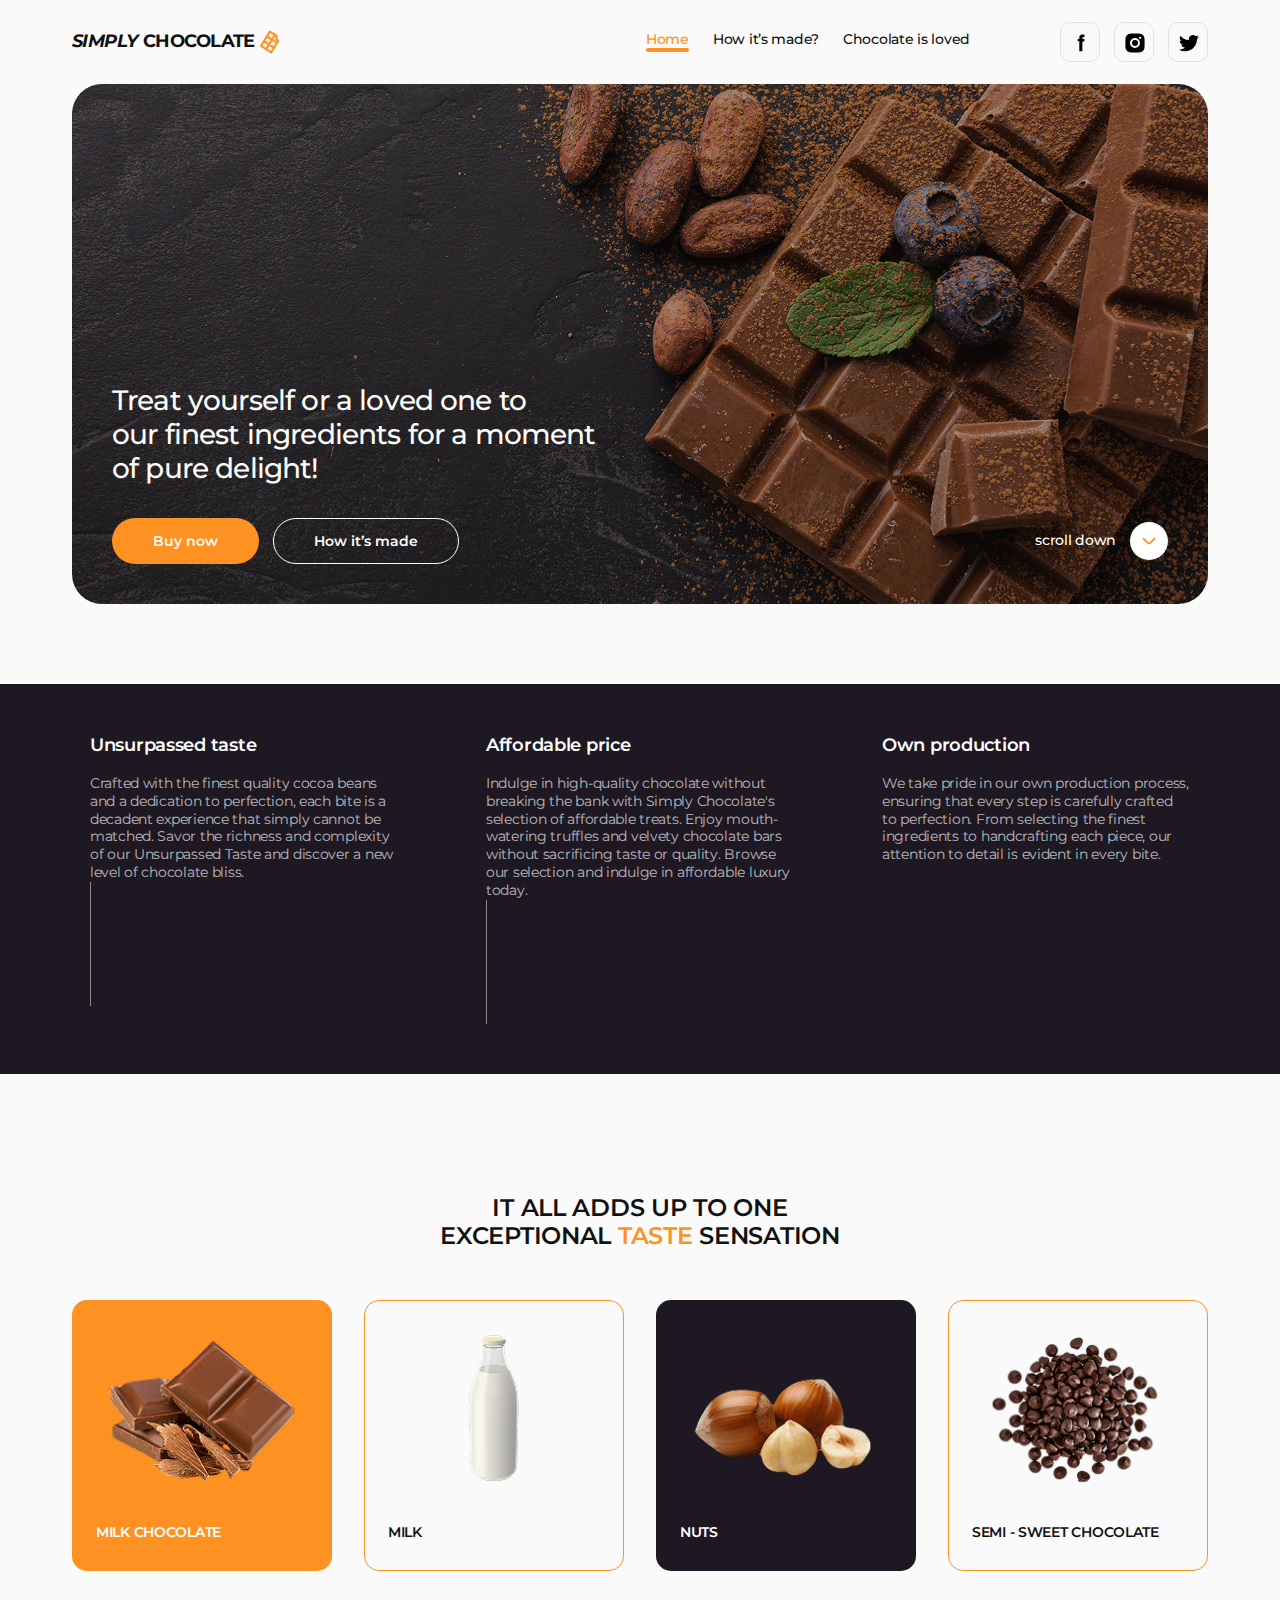
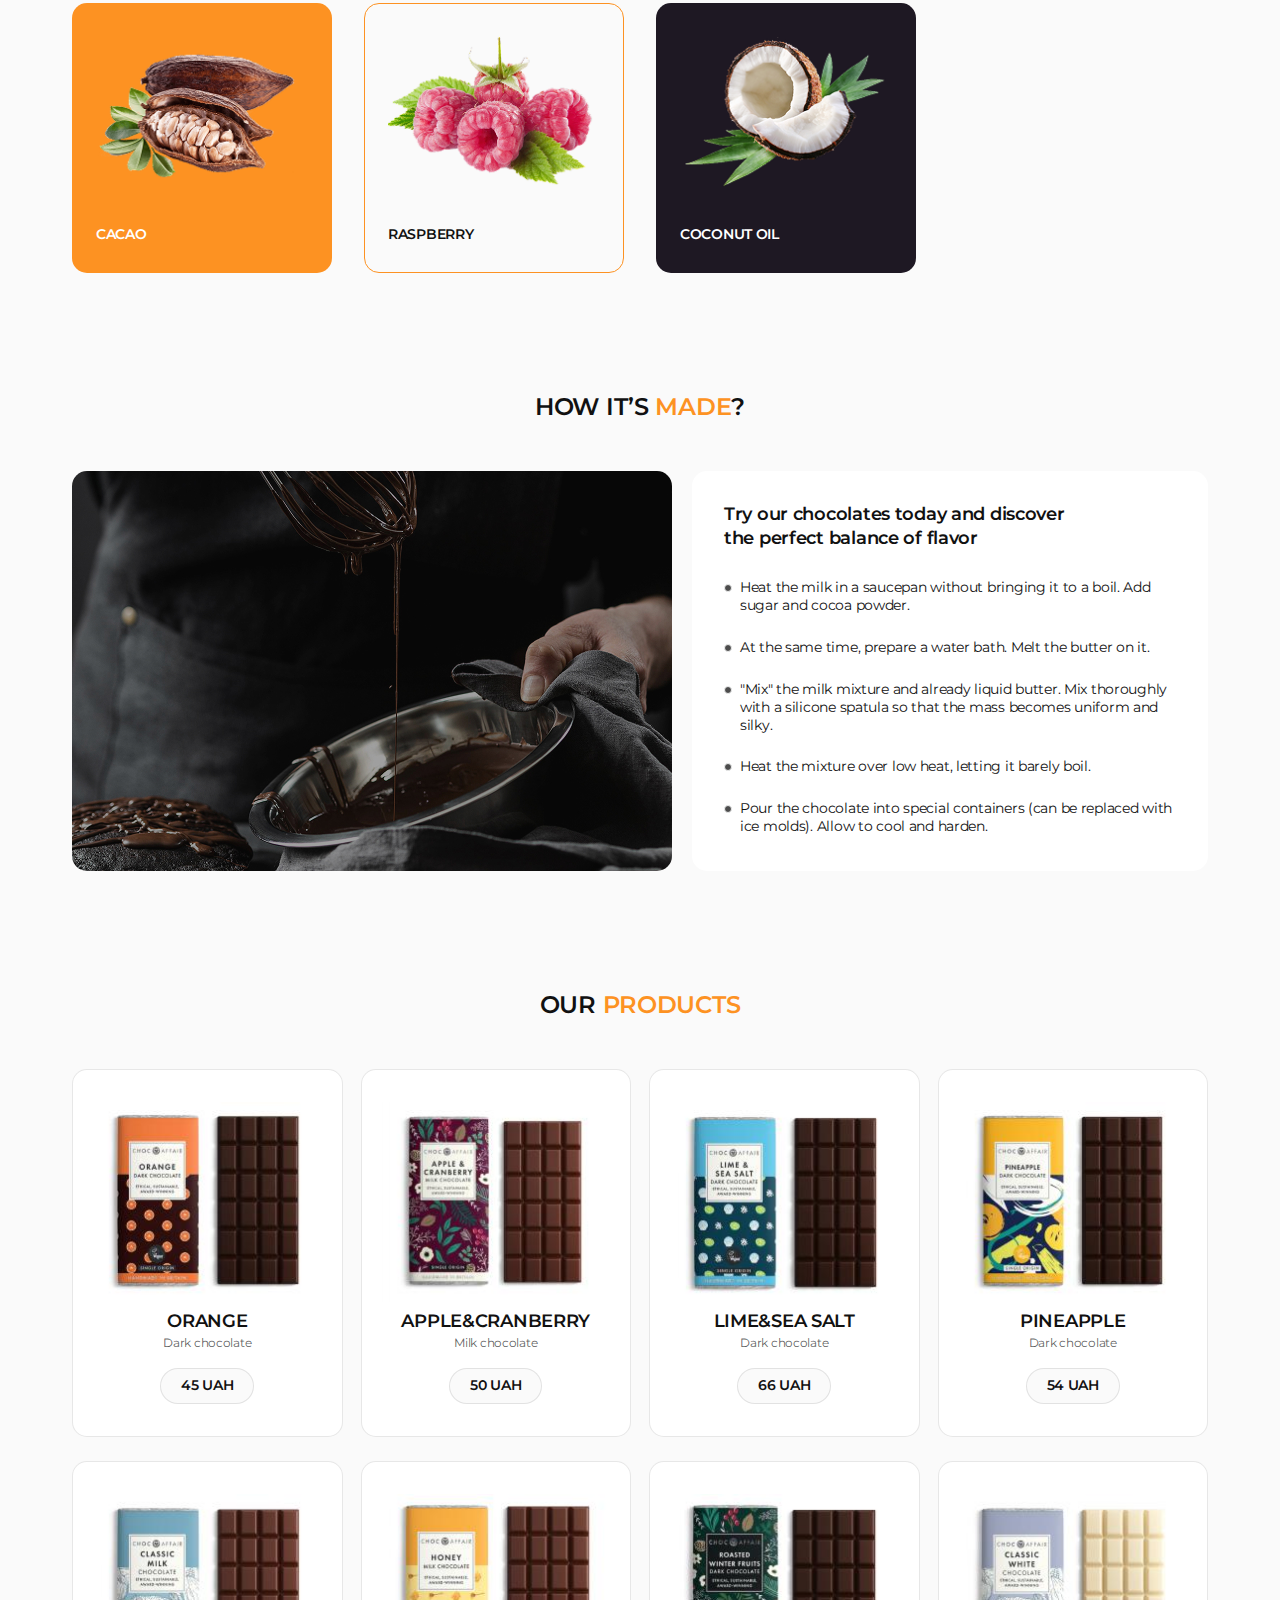
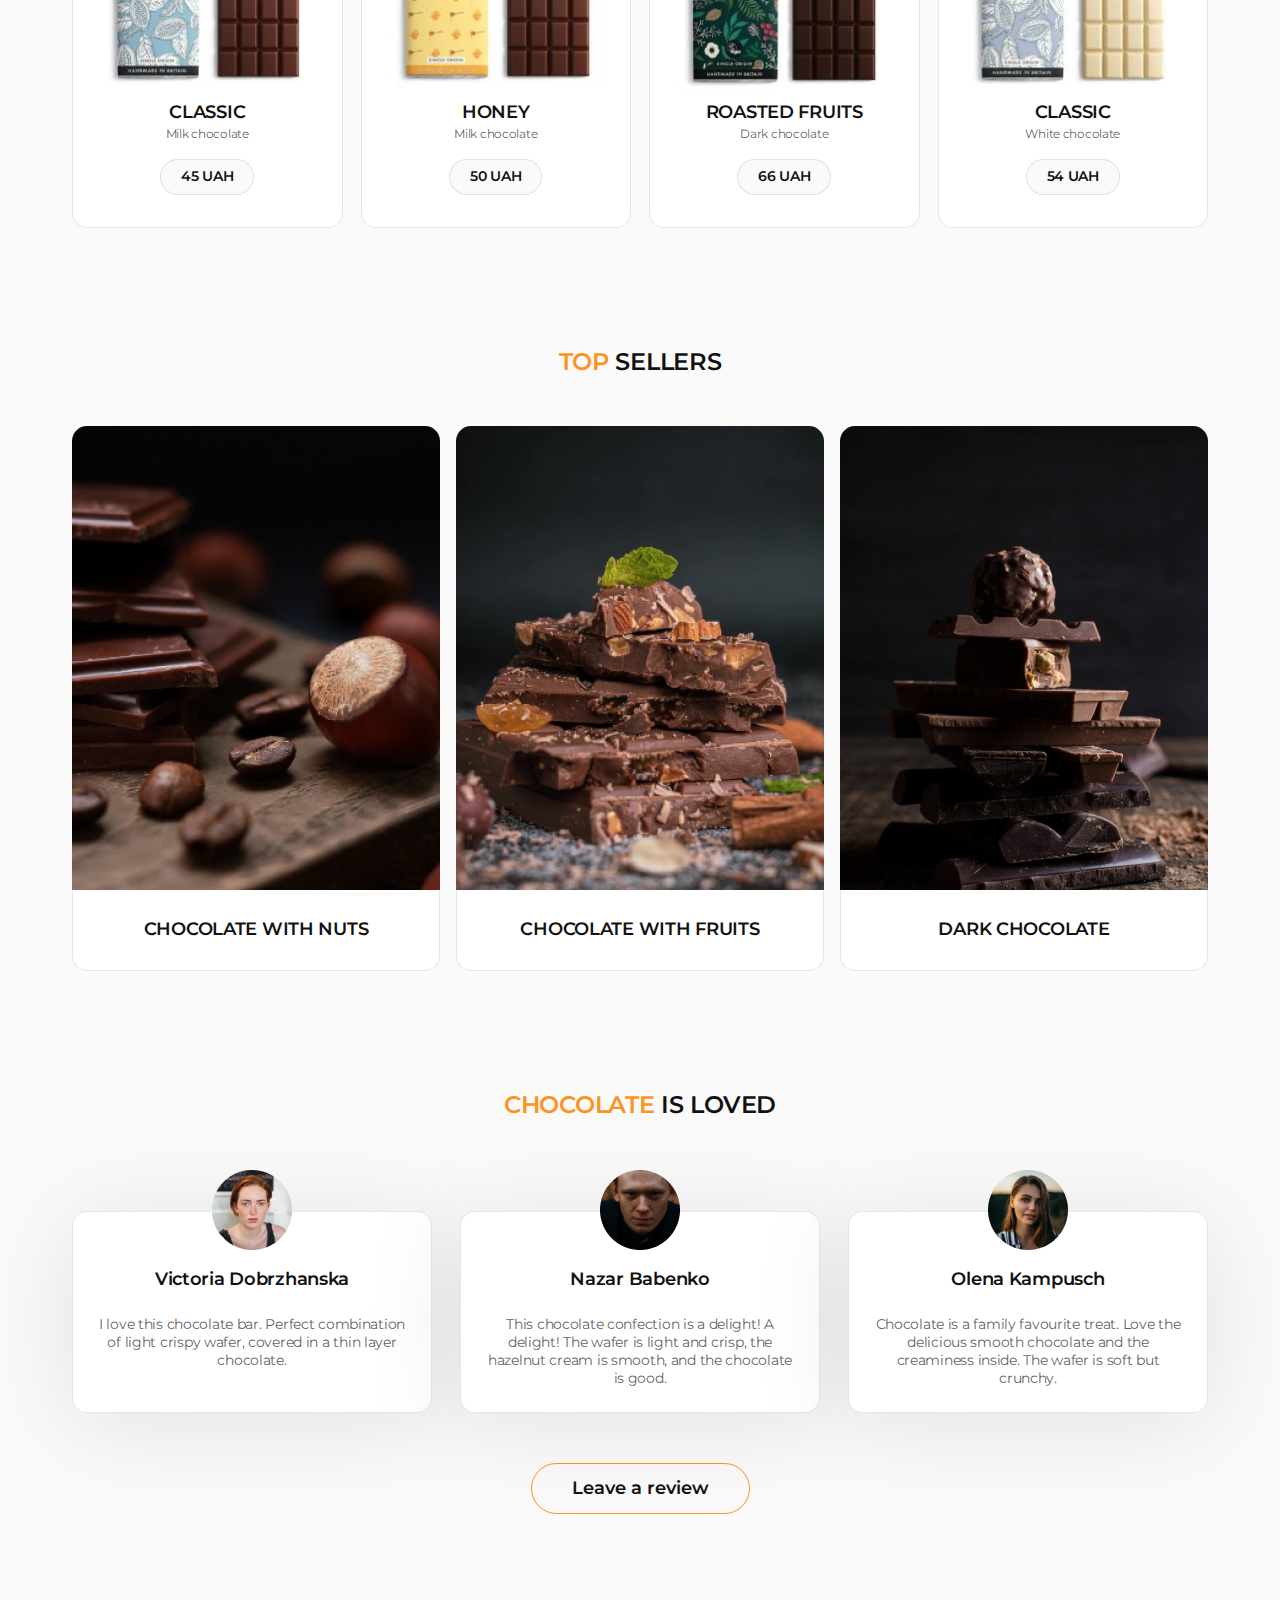
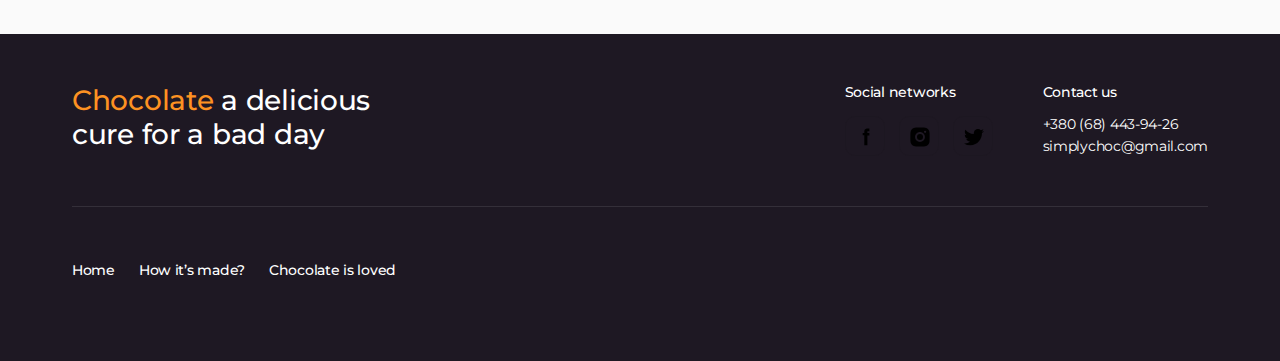
<file: html/module-04/lesson-02/index.html>
<!DOCTYPE html>
<html lang="en">
  <head>
    <meta charset="UTF-8" />
    <meta name="viewport" content="width=device-width, initial-scale=1.0" />
    <meta
      name="description"
      content="Treat yourself or a loved one to our finest ingredients for a moment of pure delight!"
    />
    <meta name="keywords" content="chocolate milk cacao" />
    <title>Simply Chocolate</title>
    <link
      rel="shortcut icon"
      href="./images/icons/logo.svg"
      type="image/svg+xml"
    />

    <link rel="preconnect" href="https://fonts.googleapis.com" />
    <link rel="preconnect" href="https://fonts.gstatic.com" crossorigin />
    <link
      href="https://fonts.googleapis.com/css2?family=Montserrat:ital,wght@0,100..900;1,100..900&display=swap"
      rel="stylesheet"
    />
    <link
      rel="stylesheet"
      href="https://cdn.jsdelivr.net/npm/modern-normalize@3.0.1/modern-normalize.min.css"
    />
    <link rel="stylesheet" href="./css/styles.css" />
  </head>
  <body>
    <!-- Header -->
    <header class="header" id="home">
      <div class="container">
        <nav class="header-nav">
          <a class="header-logo logo" href="./index.html">
            <i>Simply</i> Chocolate
            <img
              src="./images/icons/logo.svg"
              alt="Site logo"
              width="24"
              height="24"
            />
          </a>
          <ul class="menu">
            <li class="menu-item">
              <a class="menu-link active" href="#home">Home</a>
            </li>
            <li class="menu-item">
              <a class="menu-link" href="#made">How it’s made?</a>
            </li>
            <li class="menu-item">
              <a class="menu-link" href="#reviews">Chocolate is loved</a>
            </li>
          </ul>
        </nav>
        <ul class="socials">
          <li class="socials-item">
            <a
              class="socials-link"
              href="https://facebook.com"
              target="_blank"
              rel="noopener noreferrer"
              aria-label="Site facebook.com"
            >
              <svg class="socials-icon" width="24" height="24">
                <use href="./images/icons.svg#facebook"></use>
              </svg>
            </a>
          </li>
          <li class="socials-item">
            <a
              class="socials-link"
              href="https://instagram.com"
              target="_blank"
              rel="noopener noreferrer"
              aria-label="Site instagram.com"
            >
              <svg class="socials-icon" width="24" height="24">
                <use href="./images/icons.svg#instagram"></use>
              </svg>
            </a>
          </li>
          <li class="socials-item">
            <a
              class="socials-link"
              href="https://twitter.com"
              target="_blank"
              rel="noopener noreferrer"
              aria-label="Site x.com"
            >
              <svg class="socials-icon" width="24" height="24">
                <use href="./images/icons.svg#twitter"></use>
              </svg>
            </a>
          </li>
        </ul>
      </div>
    </header>

    <main>
      <!-- Hero -->
      <section class="hero">
        <div class="hero-container">
          <h1 class="hero-title">
            Treat yourself or a loved one to our&#160;finest ingredients for a
            moment of pure delight!
          </h1>
          <div class="hero-wrapper">
            <button class="btn btn-accent" type="button">Buy now</button>
            <button class="btn btn-light" type="button">How it’s made</button>
            <a class="hero-link" href="#benefits">
              scroll down
              <span class="hero-link-figure">
                <img
                  class="hero-link-icon"
                  src="./images/icons/arrow-down.svg"
                  alt="Shewron down"
                  width="22"
                  height="22"
                />
              </span>
            </a>
          </div>
        </div>
      </section>
      <!-- Benefits -->
      <section class="benefits" id="benefits">
        <div class="container">
          <!-- Read only -->
          <h2 class="visually-hidden">Benefits of Simply Chocolate</h2>
          <ul class="benefits-list">
            <li class="benefits-item">
              <h3 class="benefits-caption">Unsurpassed taste</h3>
              <p class="benefits-desc">
                Crafted with the finest quality cocoa beans and a dedication to
                perfection, each bite is a decadent experience that simply
                cannot be matched. Savor the richness and complexity of our
                Unsurpassed Taste and discover a new level of chocolate bliss.
              </p>
            </li>
            <li class="benefits-item">
              <h3 class="benefits-caption">Affordable price</h3>
              <p class="benefits-desc">
                Indulge in high-quality chocolate without breaking the bank with
                Simply Chocolate's selection of affordable treats. Enjoy
                mouth-watering truffles and velvety chocolate bars without
                sacrificing taste or quality. Browse our selection and indulge
                in affordable luxury today.
              </p>
            </li>
            <li class="benefits-item">
              <h3 class="benefits-caption">Own production</h3>
              <p class="benefits-desc">
                We take pride in our own production process, ensuring that every
                step is carefully crafted to perfection. From selecting the
                finest ingredients to handcrafting each piece, our attention to
                detail is evident in every bite.
              </p>
            </li>
          </ul>
        </div>
      </section>
      <!-- Ingredients -->
      <section class="ingredients section">
        <div class="container">
          <h2 class="section-title">
            It all adds up to one exceptional
            <span class="accent-text">taste</span> sensation
          </h2>
          <ul class="ingredients-list card-set">
            <li class="ingredients-item card-set-item">
              <img
                class="ingredients-ill"
                src="./images/ingredients/img-1.png"
                alt=""
                width="214"
                height="160"
              />
              <h3 class="ingredients-subtitle">MILK CHOCOLATE</h3>
            </li>
            <li class="ingredients-item card-set-item">
              <img
                class="ingredients-ill"
                src="./images/ingredients/img-2.png"
                alt=""
                width="214"
                height="160"
              />
              <h3 class="ingredients-subtitle">MILK</h3>
            </li>
            <li class="ingredients-item card-set-item">
              <img
                class="ingredients-ill"
                src="./images/ingredients/img-3.png"
                alt=""
                width="214"
                height="160"
              />
              <h3 class="ingredients-subtitle">NUTS</h3>
            </li>
            <li class="ingredients-item card-set-item">
              <img
                class="ingredients-ill"
                src="./images/ingredients/img-4.png"
                alt=""
                width="214"
                height="160"
              />
              <h3 class="ingredients-subtitle">SEMI - SWEET CHOCOLATE</h3>
            </li>
            <li class="ingredients-item card-set-item">
              <img
                class="ingredients-ill"
                src="./images/ingredients/img-5.png"
                alt=""
                width="214"
                height="160"
              />
              <h3 class="ingredients-subtitle">CACAO</h3>
            </li>
            <li class="ingredients-item card-set-item">
              <img
                class="ingredients-ill"
                src="./images/ingredients/img-6.png"
                alt=""
                width="214"
                height="160"
              />
              <h3 class="ingredients-subtitle">RASPBERRY</h3>
            </li>
            <li class="ingredients-item card-set-item">
              <img
                class="ingredients-ill"
                src="./images/ingredients/img-7.png"
                alt=""
                width="214"
                height="160"
              />
              <h3 class="ingredients-subtitle">COCONUT OIL</h3>
            </li>
          </ul>
        </div>
      </section>
      <!-- Made -->
      <section class="made section" id="made">
        <div class="container">
          <h2 class="section-title">
            How it’s <span class="accent-text">made</span>?
          </h2>
          <div class="made-wrapper">
            <div class="made-left">
              <img
                class="made-ill"
                src="./images/made/image.jpg"
                alt=""
                width="600"
                height="400"
              />
            </div>
            <div class="made-right">
              <h3 class="made-caption">
                Try our chocolates today and discover the perfect balance of
                flavor
              </h3>
              <ol class="made-list">
                <li class="made-item">
                  Heat the milk in a saucepan without bringing it to a boil. Add
                  sugar and cocoa powder.
                </li>
                <li class="made-item">
                  At the same time, prepare a water bath. Melt the butter on it.
                </li>
                <li class="made-item">
                  "Mix" the milk mixture and already liquid butter. Mix
                  thoroughly with a silicone spatula so that the mass becomes
                  uniform and silky.
                </li>
                <li class="made-item">
                  Heat the mixture over low heat, letting it barely boil.
                </li>
                <li class="made-item">
                  Pour the chocolate into special containers (can be replaced
                  with ice molds). Allow to cool and harden.
                </li>
              </ol>
            </div>
          </div>
        </div>
      </section>
      <!-- Products -->
      <section class="products section">
        <div class="container">
          <h2 class="section-title">
            Our <span class="accent-text">products</span>
          </h2>
          <ul class="products-list card-set">
            <li class="products-item card-set-item">
              <img
                src="./images/products/img-1.jpg"
                alt="Orange Dark chocolate"
                class="products-pic"
                width="230"
                height="201"
              />
              <h3 class="products-caption">Orange</h3>
              <p class="products-type">Dark chocolate</p>
              <p class="products-label">45 UAH</p>
            </li>
            <li class="products-item card-set-item">
              <img
                src="./images/products/img-2.jpg"
                alt="Apple&Cranberry Milk chocolate"
                class="products-pic"
                width="230"
                height="201"
              />
              <h3 class="products-caption">Apple&Cranberry</h3>
              <p class="products-type">Milk chocolate</p>
              <p class="products-label">50 UAH</p>
            </li>
            <li class="products-item card-set-item">
              <img
                src="./images/products/img-3.jpg"
                alt="Lime&Sea salt Dark chocolate"
                class="products-pic"
                width="230"
                height="201"
              />
              <h3 class="products-caption">Lime&Sea salt</h3>
              <p class="products-type">Dark chocolate</p>
              <p class="products-label">66 UAH</p>
            </li>
            <li class="products-item card-set-item">
              <img
                src="./images/products/img-4.jpg"
                alt="Pineapple Dark chocolate"
                class="products-pic"
                width="230"
                height="201"
              />
              <h3 class="products-caption">Pineapple</h3>
              <p class="products-type">Dark chocolate</p>
              <p class="products-label">54 UAH</p>
            </li>
            <li class="products-item card-set-item">
              <img
                src="./images/products/img-5.jpg"
                alt="Classic Milk chocolate"
                class="products-pic"
                width="230"
                height="201"
              />
              <h3 class="products-caption">Classic</h3>
              <p class="products-type">Milk chocolate</p>
              <p class="products-label">45 UAH</p>
            </li>
            <li class="products-item card-set-item">
              <img
                src="./images/products/img-6.jpg"
                alt="Honey Milk chocolate"
                class="products-pic"
                width="230"
                height="201"
              />
              <h3 class="products-caption">Honey</h3>
              <p class="products-type">Milk chocolate</p>
              <p class="products-label">50 UAH</p>
            </li>
            <li class="products-item card-set-item">
              <img
                src="./images/products/img-7.jpg"
                alt="Roasted fruits Dark chocolate"
                class="products-pic"
                width="230"
                height="201"
              />
              <h3 class="products-caption">Roasted fruits</h3>
              <p class="products-type">Dark chocolate</p>
              <p class="products-label">66 UAH</p>
            </li>
            <li class="products-item card-set-item">
              <img
                src="./images/products/img-8.jpg"
                alt="Classic White chocolate"
                class="products-pic"
                width="230"
                height="201"
              />
              <h3 class="products-caption">Classic</h3>
              <p class="products-type">White chocolate</p>
              <p class="products-label">54 UAH</p>
            </li>
          </ul>
        </div>
      </section>
      <!-- Bestsellers -->
      <section class="bestsellers section">
        <div class="container">
          <h2 class="section-title">
            <span class="accent-text">Top</span> sellers
          </h2>
          <ul class="bestsellers-list card-set">
            <li class="bestsellers-item card-set-item">
              <img
                src="./images/bestsellers/img-1.jpg"
                alt="CHOCOLATE WITH NUTS"
                width="368"
                height="464"
              />
              <h3 class="bestsellers-caption">CHOCOLATE WITH NUTS</h3>
            </li>
            <li class="bestsellers-item card-set-item">
              <img
                src="./images/bestsellers/img-2.jpg"
                alt="CHOCOLATE WITH FruIts"
                width="368"
                height="464"
              />
              <h3 class="bestsellers-caption">CHOCOLATE WITH FruIts</h3>
            </li>
            <li class="bestsellers-item card-set-item">
              <img
                src="./images/bestsellers/img-3.jpg"
                alt="DARK CHOCOLATE"
                width="368"
                height="464"
              />
              <h3 class="bestsellers-caption">DARK CHOCOLATE</h3>
            </li>
          </ul>
        </div>
      </section>
      <!-- Reviews -->
      <section class="reviews section" id="reviews">
        <div class="container">
          <h2 class="section-title reviews-title">
            <span class="accent-text">Chocolate</span> is loved
          </h2>
          <ul class="reviews-list">
            <li class="reviews-item">
              <img
                class="reviews-avatar"
                src="./images/reviews/img-1.png"
                alt="Victoria Dobrzhanska"
                width="80"
                height="80"
              />
              <h3 class="reviews-author">Victoria Dobrzhanska</h3>
              <p class="reviews-text">
                I love this chocolate bar. Perfect combination of light crispy
                wafer, covered in a thin layer chocolate.
              </p>
            </li>
            <li class="reviews-item">
              <img
                class="reviews-avatar"
                src="./images/reviews/img-2.png"
                alt="Nazar Babenko"
                width="80"
                height="80"
              />
              <h3 class="reviews-author">Nazar Babenko</h3>
              <p class="reviews-text">
                This chocolate confection is a delight! A delight! The wafer is
                light and crisp, the hazelnut cream is smooth, and the chocolate
                is good.
              </p>
            </li>
            <li class="reviews-item">
              <img
                class="reviews-avatar"
                src="./images/reviews/img-3.png"
                alt="Olena Kampusch"
                width="80"
                height="80"
              />
              <h3 class="reviews-author">Olena Kampusch</h3>
              <p class="reviews-text">
                Chocolate is a family favourite treat. Love the delicious smooth
                chocolate and the creaminess inside. The wafer is soft but
                crunchy.
              </p>
            </li>
          </ul>
          <button class="reviews-btn btn btn-dark" type="button">
            Leave a review
          </button>
        </div>
      </section>
    </main>

    <!-- Footer -->
    <footer class="footer">
      <div class="container">
        <div class="footer-top">
          <p class="footer-slogan">
            <span class="accent-text">Chocolate</span> a delicious cure for a
            bad day
          </p>

          <div class="footer-group">
            <p class="footer-caption">Social networks</p>
            <ul class="socials">
              <li class="socials-item">
                <a
                  class="socials-link"
                  href="https://facebook.com"
                  target="_blank"
                  rel="noopener noreferrer"
                  aria-label="Site facebook.com"
                >
                  <svg class="socials-icon" width="24" height="24">
                    <use href="./images/icons.svg#facebook"></use>
                  </svg>
                </a>
              </li>
              <li class="socials-item">
                <a
                  class="socials-link"
                  href="https://instagram.com"
                  target="_blank"
                  rel="noopener noreferrer"
                  aria-label="Site instagram.com"
                >
                  <svg class="socials-icon" width="24" height="24">
                    <use href="./images/icons.svg#instagram"></use>
                  </svg>
                </a>
              </li>
              <li class="socials-item">
                <a
                  class="socials-link"
                  href="https://twitter.com"
                  target="_blank"
                  rel="noopener noreferrer"
                  aria-label="Site x.com"
                >
                  <svg class="socials-icon" width="24" height="24">
                    <use href="./images/icons.svg#twitter"></use>
                  </svg>
                </a>
              </li>
            </ul>
          </div>

          <address class="contacts">
            <p class="footer-caption">Contact us</p>
            <ul class="contacts-list">
              <li class="contacts-item">
                <a class="contacts-link" href="tel:+380684439426">
                  +380 (68) 443-94-26
                </a>
              </li>
              <li class="contacts-item">
                <a class="contacts-link" href="mailto:simplychoc@gmail.com">
                  simplychoc@gmail.com
                </a>
              </li>
            </ul>
          </address>
        </div>

        <div class="footer-bottom">
          <ul class="footer-menu menu">
            <li class="menu-item">
              <a class="menu-link" href="#">Home</a>
            </li>
            <li class="menu-item">
              <a class="menu-link" href="#">How it’s made?</a>
            </li>
            <li class="menu-item">
              <a class="menu-link" href="#">Chocolate is loved</a>
            </li>
          </ul>
        </div>
      </div>
    </footer>
  </body>
</html>
</file>
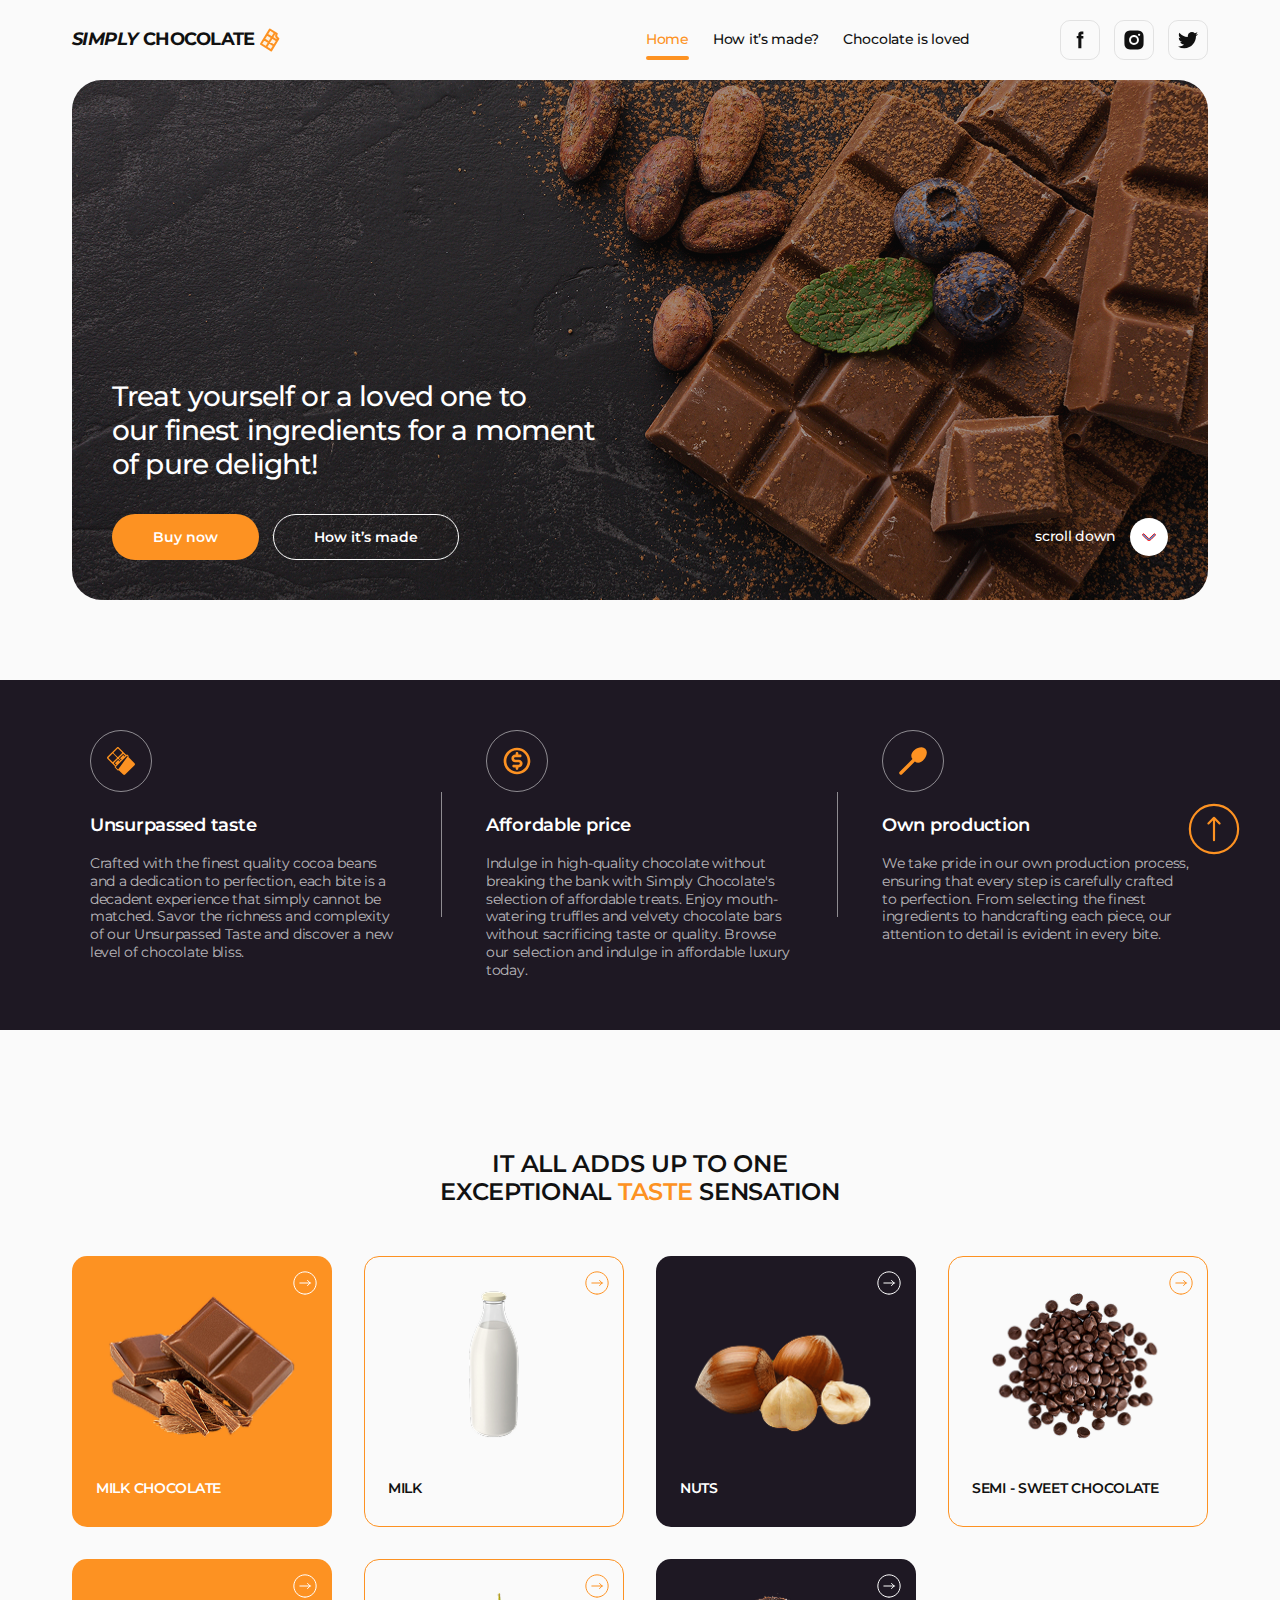
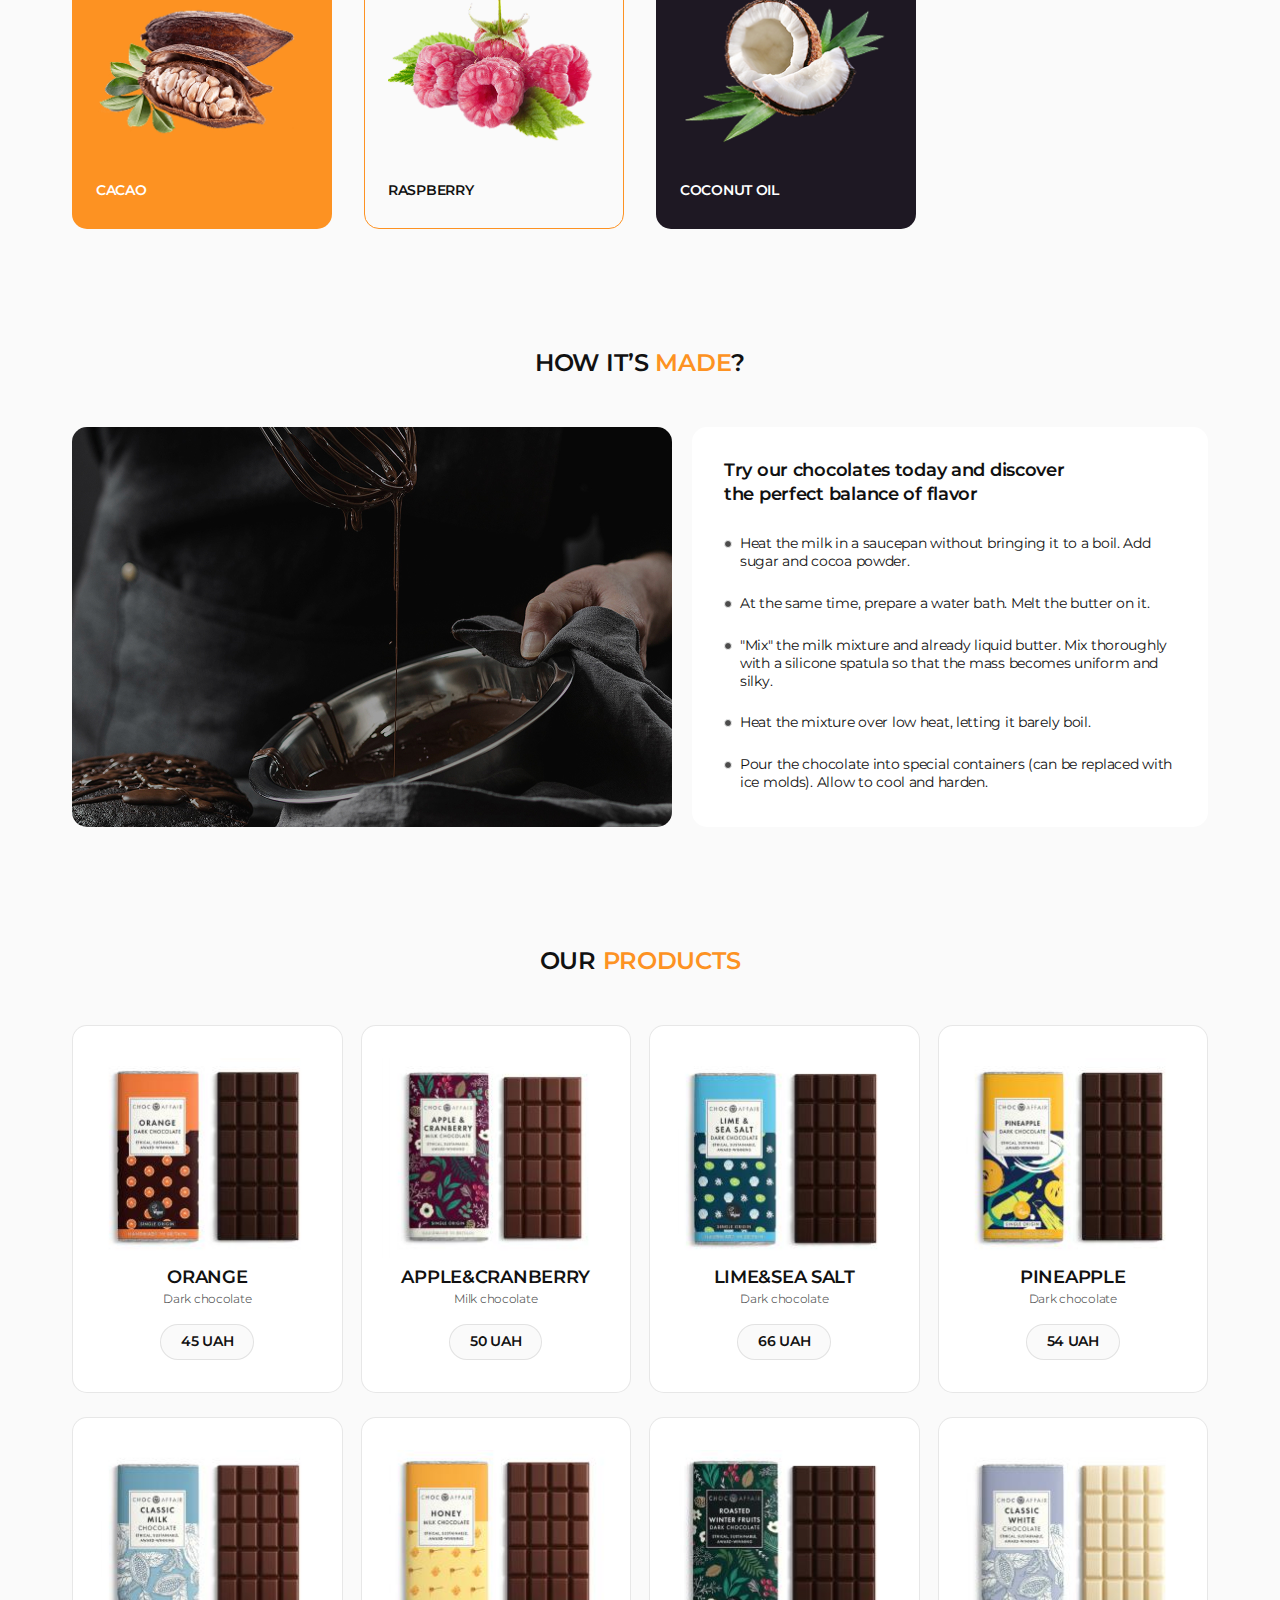
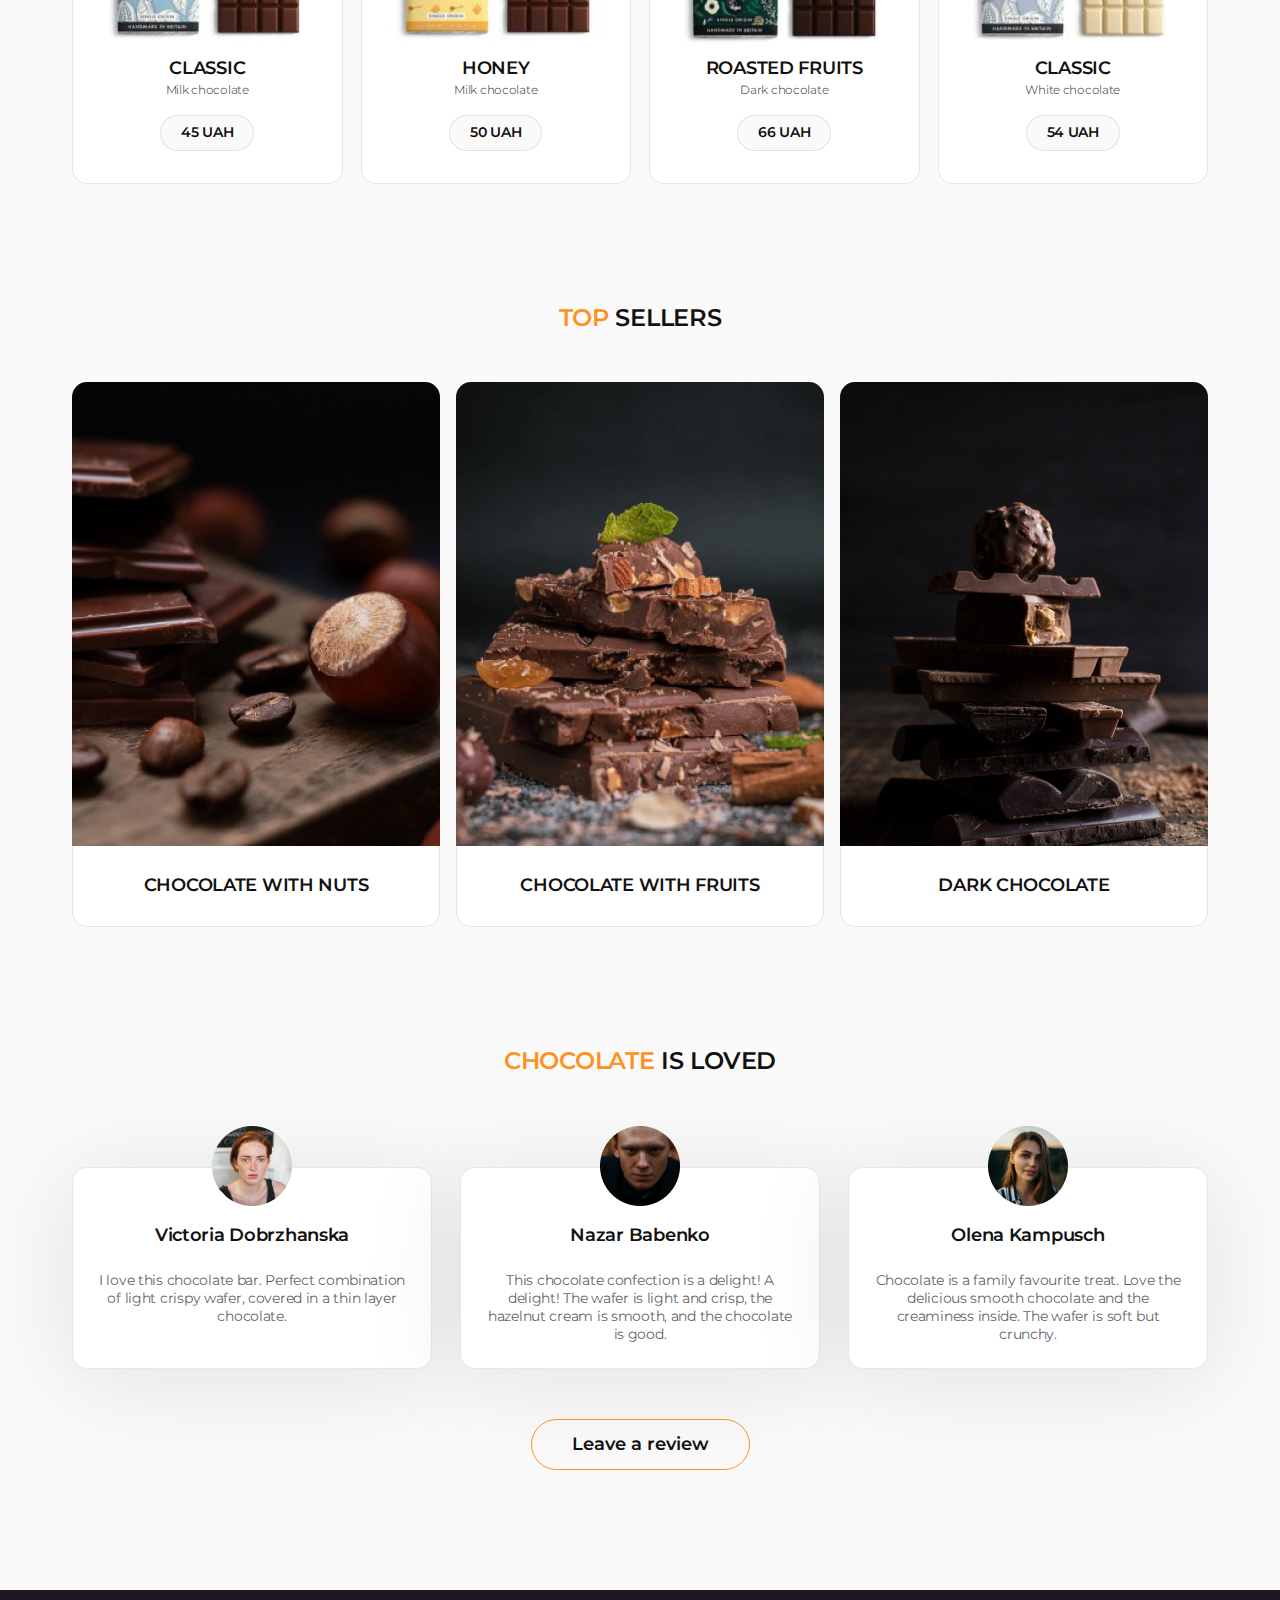
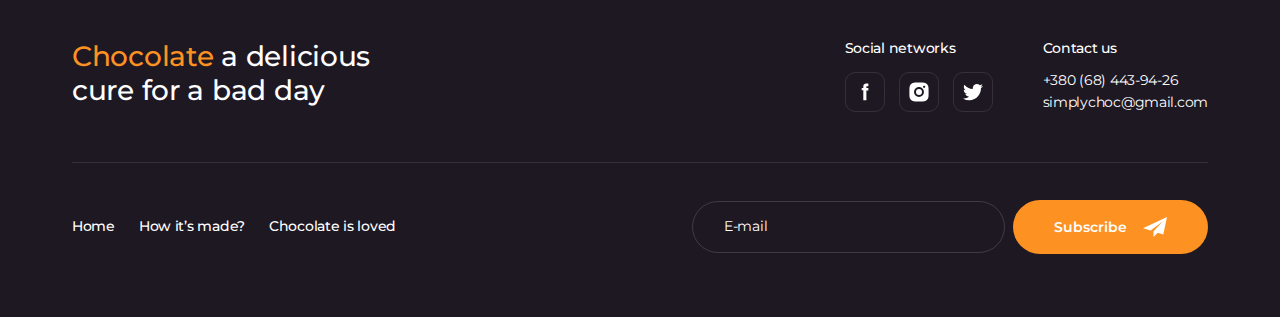
<file: html/module-06/lesson-01/index.html>
<!DOCTYPE html>
<html lang="en">
  <head>
    <meta charset="UTF-8" />
    <meta name="viewport" content="width=device-width, initial-scale=1.0" />
    <meta
      name="description"
      content="Treat yourself or a loved one to our finest ingredients for a moment of pure delight!"
    />
    <meta name="keywords" content="chocolate milk cacao" />
    <title>Simply Chocolate</title>
    <link
      rel="shortcut icon"
      href="./images/icons/logo.svg"
      type="image/svg+xml"
    />

    <link rel="preconnect" href="https://fonts.googleapis.com" />
    <link rel="preconnect" href="https://fonts.gstatic.com" crossorigin />
    <link
      href="https://fonts.googleapis.com/css2?family=Montserrat:ital,wght@0,100..900;1,100..900&display=swap"
      rel="stylesheet"
    />
    <link
      rel="stylesheet"
      href="https://cdn.jsdelivr.net/npm/modern-normalize@3.0.1/modern-normalize.min.css"
    />
    <link rel="stylesheet" href="./css/styles.css" />
  </head>
  <body>
    <!-- Header -->
    <header class="header" id="home">
      <div class="container">
        <nav class="header-nav">
          <a class="header-logo logo" href="./index.html">
            <i>Simply</i> Chocolate
            <svg class="logo-icon" width="24" height="24">
              <use href="./images/icons.svg#logo"></use>
            </svg>
          </a>
          <ul class="menu">
            <li class="menu-item">
              <a class="menu-link active" href="#home">Home</a>
            </li>
            <li class="menu-item">
              <a class="menu-link" href="#made">How it’s made?</a>
            </li>
            <li class="menu-item">
              <a class="menu-link" href="#reviews">Chocolate is loved</a>
            </li>
          </ul>
        </nav>
        <ul class="socials socials-dark">
          <li class="socials-item">
            <a
              class="socials-link"
              href="https://facebook.com"
              target="_blank"
              rel="noopener noreferrer"
              aria-label="Site facebook.com"
              style="--shift: 1"
            >
              <svg class="socials-icon" width="24" height="24">
                <use href="./images/icons.svg#facebook"></use>
              </svg>
            </a>
          </li>
          <li class="socials-item">
            <a
              class="socials-link"
              href="https://instagram.com"
              target="_blank"
              rel="noopener noreferrer"
              aria-label="Site instagram.com"
              style="--shift: 2"
            >
              <svg class="socials-icon" width="24" height="24">
                <use href="./images/icons.svg#instagram"></use>
              </svg>
            </a>
          </li>
          <li class="socials-item">
            <a
              class="socials-link"
              href="https://twitter.com"
              target="_blank"
              rel="noopener noreferrer"
              aria-label="Site x.com"
              style="--shift: 3"
            >
              <svg class="socials-icon" width="24" height="24">
                <use href="./images/icons.svg#twitter"></use>
              </svg>
            </a>
          </li>
        </ul>
      </div>
    </header>

    <main>
      <!-- Hero -->
      <section class="hero">
        <div class="hero-container">
          <h1 class="hero-title">
            Treat yourself or a loved one to our&#160;finest ingredients for a
            moment of pure delight!
          </h1>
          <div class="hero-wrapper">
            <button class="btn btn-accent" type="button">Buy now</button>
            <button class="btn btn-light" type="button">How it’s made</button>
            <a class="hero-link" href="#benefits">
              scroll down
              <span class="hero-link-figure">
                <img
                  class="hero-link-icon"
                  src="./images/icons/arrow-down.svg"
                  alt="Shewron down"
                  width="22"
                  height="22"
                />
              </span>
            </a>
          </div>
        </div>
      </section>
      <!-- Benefits -->
      <section class="benefits" id="benefits">
        <div class="container">
          <!-- Read only -->
          <h2 class="visually-hidden">Benefits of Simply Chocolate</h2>
          <ul class="benefits-list">
            <li class="benefits-item">
              <div class="benefits-wrapper">
                <svg class="benefits-icon" width="32" height="32">
                  <use href="./images/icons.svg#chocolate"></use>
                </svg>
              </div>
              <h3 class="benefits-caption">Unsurpassed taste</h3>
              <p class="benefits-desc">
                Crafted with the finest quality cocoa beans and a dedication to
                perfection, each bite is a decadent experience that simply
                cannot be matched. Savor the richness and complexity of our
                Unsurpassed Taste and discover a new level of chocolate bliss.
              </p>
            </li>
            <li class="benefits-item">
              <div class="benefits-wrapper">
                <svg class="benefits-icon" width="32" height="32">
                  <use href="./images/icons.svg#coin"></use>
                </svg>
              </div>
              <h3 class="benefits-caption">Affordable price</h3>
              <p class="benefits-desc">
                Indulge in high-quality chocolate without breaking the bank with
                Simply Chocolate's selection of affordable treats. Enjoy
                mouth-watering truffles and velvety chocolate bars without
                sacrificing taste or quality. Browse our selection and indulge
                in affordable luxury today.
              </p>
            </li>
            <li class="benefits-item">
              <div class="benefits-wrapper">
                <svg class="benefits-icon" width="32" height="32">
                  <use href="./images/icons.svg#spoon"></use>
                </svg>
              </div>
              <h3 class="benefits-caption">Own production</h3>
              <p class="benefits-desc">
                We take pride in our own production process, ensuring that every
                step is carefully crafted to perfection. From selecting the
                finest ingredients to handcrafting each piece, our attention to
                detail is evident in every bite.
              </p>
            </li>
          </ul>
        </div>
      </section>
      <!-- Ingredients -->
      <section class="ingredients section">
        <div class="container">
          <h2 class="section-title">
            It all adds up to one exceptional
            <span class="accent-text">taste</span> sensation
          </h2>
          <ul class="ingredients-list card-set">
            <li class="ingredients-item card-set-item">
              <svg class="ingredients-icon" width="24" height="24">
                <use href="./images/icons.svg#arrow"></use>
              </svg>
              <img
                class="ingredients-ill"
                src="./images/ingredients/img-1.png"
                alt=""
                width="214"
                height="160"
              />
              <h3 class="ingredients-subtitle">MILK CHOCOLATE</h3>
            </li>
            <li class="ingredients-item card-set-item">
              <svg class="ingredients-icon" width="24" height="24">
                <use href="./images/icons.svg#arrow"></use>
              </svg>
              <img
                class="ingredients-ill"
                src="./images/ingredients/img-2.png"
                alt=""
                width="214"
                height="160"
              />
              <h3 class="ingredients-subtitle">MILK</h3>
            </li>
            <li class="ingredients-item card-set-item">
              <svg class="ingredients-icon" width="24" height="24">
                <use href="./images/icons.svg#arrow"></use>
              </svg>
              <img
                class="ingredients-ill"
                src="./images/ingredients/img-3.png"
                alt=""
                width="214"
                height="160"
              />
              <h3 class="ingredients-subtitle">NUTS</h3>
            </li>
            <li class="ingredients-item card-set-item">
              <svg class="ingredients-icon" width="24" height="24">
                <use href="./images/icons.svg#arrow"></use>
              </svg>
              <img
                class="ingredients-ill"
                src="./images/ingredients/img-4.png"
                alt=""
                width="214"
                height="160"
              />
              <h3 class="ingredients-subtitle">SEMI - SWEET CHOCOLATE</h3>
            </li>
            <li class="ingredients-item card-set-item">
              <svg class="ingredients-icon" width="24" height="24">
                <use href="./images/icons.svg#arrow"></use>
              </svg>
              <img
                class="ingredients-ill"
                src="./images/ingredients/img-5.png"
                alt=""
                width="214"
                height="160"
              />
              <h3 class="ingredients-subtitle">CACAO</h3>
            </li>
            <li class="ingredients-item card-set-item">
              <svg class="ingredients-icon" width="24" height="24">
                <use href="./images/icons.svg#arrow"></use>
              </svg>
              <img
                class="ingredients-ill"
                src="./images/ingredients/img-6.png"
                alt=""
                width="214"
                height="160"
              />
              <h3 class="ingredients-subtitle">RASPBERRY</h3>
            </li>
            <li class="ingredients-item card-set-item">
              <svg class="ingredients-icon" width="24" height="24">
                <use href="./images/icons.svg#arrow"></use>
              </svg>
              <img
                class="ingredients-ill"
                src="./images/ingredients/img-7.png"
                alt=""
                width="214"
                height="160"
              />
              <h3 class="ingredients-subtitle">COCONUT OIL</h3>
            </li>
          </ul>
        </div>
      </section>
      <!-- Made -->
      <section class="made section" id="made">
        <div class="container">
          <h2 class="section-title">
            How it’s <span class="accent-text">made</span>?
          </h2>
          <div class="made-wrapper">
            <div class="made-left">
              <img
                class="made-ill"
                src="./images/made/image.jpg"
                alt=""
                width="600"
                height="400"
              />
            </div>
            <div class="made-right">
              <h3 class="made-caption">
                Try our chocolates today and discover the perfect balance of
                flavor
              </h3>
              <ol class="made-list">
                <li class="made-item">
                  Heat the milk in a saucepan without bringing it to a boil. Add
                  sugar and cocoa powder.
                </li>
                <li class="made-item">
                  At the same time, prepare a water bath. Melt the butter on it.
                </li>
                <li class="made-item">
                  "Mix" the milk mixture and already liquid butter. Mix
                  thoroughly with a silicone spatula so that the mass becomes
                  uniform and silky.
                </li>
                <li class="made-item">
                  Heat the mixture over low heat, letting it barely boil.
                </li>
                <li class="made-item">
                  Pour the chocolate into special containers (can be replaced
                  with ice molds). Allow to cool and harden.
                </li>
              </ol>
            </div>
          </div>
        </div>
      </section>
      <!-- Products -->
      <section class="products section">
        <div class="container">
          <h2 class="section-title">
            Our <span class="accent-text">products</span>
          </h2>
          <ul class="products-list card-set">
            <li class="products-item card-set-item">
              <img
                src="./images/products/img-1.jpg"
                alt="Orange Dark chocolate"
                class="products-pic"
                width="230"
                height="201"
              />
              <h3 class="products-caption">Orange</h3>
              <p class="products-type">Dark chocolate</p>
              <p class="products-label">45 UAH</p>
            </li>
            <li class="products-item card-set-item">
              <img
                src="./images/products/img-2.jpg"
                alt="Apple&Cranberry Milk chocolate"
                class="products-pic"
                width="230"
                height="201"
              />
              <h3 class="products-caption">Apple&Cranberry</h3>
              <p class="products-type">Milk chocolate</p>
              <p class="products-label">50 UAH</p>
            </li>
            <li class="products-item card-set-item">
              <img
                src="./images/products/img-3.jpg"
                alt="Lime&Sea salt Dark chocolate"
                class="products-pic"
                width="230"
                height="201"
              />
              <h3 class="products-caption">Lime&Sea salt</h3>
              <p class="products-type">Dark chocolate</p>
              <p class="products-label">66 UAH</p>
            </li>
            <li class="products-item card-set-item">
              <img
                src="./images/products/img-4.jpg"
                alt="Pineapple Dark chocolate"
                class="products-pic"
                width="230"
                height="201"
              />
              <h3 class="products-caption">Pineapple</h3>
              <p class="products-type">Dark chocolate</p>
              <p class="products-label">54 UAH</p>
            </li>
            <li class="products-item card-set-item">
              <img
                src="./images/products/img-5.jpg"
                alt="Classic Milk chocolate"
                class="products-pic"
                width="230"
                height="201"
              />
              <h3 class="products-caption">Classic</h3>
              <p class="products-type">Milk chocolate</p>
              <p class="products-label">45 UAH</p>
            </li>
            <li class="products-item card-set-item">
              <img
                src="./images/products/img-6.jpg"
                alt="Honey Milk chocolate"
                class="products-pic"
                width="230"
                height="201"
              />
              <h3 class="products-caption">Honey</h3>
              <p class="products-type">Milk chocolate</p>
              <p class="products-label">50 UAH</p>
            </li>
            <li class="products-item card-set-item">
              <img
                src="./images/products/img-7.jpg"
                alt="Roasted fruits Dark chocolate"
                class="products-pic"
                width="230"
                height="201"
              />
              <h3 class="products-caption">Roasted fruits</h3>
              <p class="products-type">Dark chocolate</p>
              <p class="products-label">66 UAH</p>
            </li>
            <li class="products-item card-set-item">
              <img
                src="./images/products/img-8.jpg"
                alt="Classic White chocolate"
                class="products-pic"
                width="230"
                height="201"
              />
              <h3 class="products-caption">Classic</h3>
              <p class="products-type">White chocolate</p>
              <p class="products-label">54 UAH</p>
            </li>
          </ul>
        </div>
      </section>
      <!-- Bestsellers -->
      <section class="bestsellers section">
        <div class="container">
          <h2 class="section-title">
            <span class="accent-text">Top</span> sellers
          </h2>
          <ul class="bestsellers-list card-set">
            <li class="bestsellers-item card-set-item">
              <div class="bestsellers-wrapper">
                <img
                  class="bestsellers-ill"
                  src="./images/bestsellers/img-1.jpg"
                  alt="CHOCOLATE WITH NUTS"
                  width="368"
                  height="464"
                />
                <p class="overlay">
                  Chocolate with fruit is an unbeatable combination of two of
                  the tastiest things in the world. This dessert combines
                  delicate and aromatic chocolate with fresh and juicy fruits,
                  creating a true poetry of taste.
                </p>
              </div>
              <h3 class="bestsellers-caption">CHOCOLATE WITH NUTS</h3>
            </li>
            <li class="bestsellers-item card-set-item">
              <div class="bestsellers-wrapper">
                <img
                  class="bestsellers-ill"
                  src="./images/bestsellers/img-2.jpg"
                  alt="CHOCOLATE WITH FruIts"
                  width="368"
                  height="464"
                />
                <p class="overlay">
                  Chocolate with fruit is an unbeatable combination of two of
                  the tastiest things in the world. This dessert combines
                  delicate and aromatic chocolate with fresh and juicy fruits,
                  creating a true poetry of taste.
                </p>
              </div>
              <h3 class="bestsellers-caption">CHOCOLATE WITH FruIts</h3>
            </li>
            <li class="bestsellers-item card-set-item">
              <div class="bestsellers-wrapper">
                <img
                  class="bestsellers-ill"
                  src="./images/bestsellers/img-3.jpg"
                  alt="DARK CHOCOLATE"
                  width="368"
                  height="464"
                />
                <p class="overlay">
                  Chocolate with fruit is an unbeatable combination of two of
                  the tastiest things in the world. This dessert combines
                  delicate and aromatic chocolate with fresh and juicy fruits,
                  creating a true poetry of taste.
                </p>
              </div>
              <h3 class="bestsellers-caption">DARK CHOCOLATE</h3>
            </li>
          </ul>
        </div>
      </section>
      <!-- Reviews -->
      <section class="reviews section" id="reviews">
        <div class="container">
          <h2 class="section-title reviews-title">
            <span class="accent-text">Chocolate</span> is loved
          </h2>
          <ul class="reviews-list">
            <li class="reviews-item">
              <img
                class="reviews-avatar"
                src="./images/reviews/img-1.png"
                alt="Victoria Dobrzhanska"
                width="80"
                height="80"
              />
              <h3 class="reviews-author">Victoria Dobrzhanska</h3>
              <p class="reviews-text">
                I love this chocolate bar. Perfect combination of light crispy
                wafer, covered in a thin layer chocolate.
              </p>
            </li>
            <li class="reviews-item">
              <img
                class="reviews-avatar"
                src="./images/reviews/img-2.png"
                alt="Nazar Babenko"
                width="80"
                height="80"
              />
              <h3 class="reviews-author">Nazar Babenko</h3>
              <p class="reviews-text">
                This chocolate confection is a delight! A delight! The wafer is
                light and crisp, the hazelnut cream is smooth, and the chocolate
                is good.
              </p>
            </li>
            <li class="reviews-item">
              <img
                class="reviews-avatar"
                src="./images/reviews/img-3.png"
                alt="Olena Kampusch"
                width="80"
                height="80"
              />
              <h3 class="reviews-author">Olena Kampusch</h3>
              <p class="reviews-text">
                Chocolate is a family favourite treat. Love the delicious smooth
                chocolate and the creaminess inside. The wafer is soft but
                crunchy.
              </p>
            </li>
          </ul>
          <button
            class="reviews-btn btn btn-dark"
            type="button"
            data-modal-open
          >
            Leave a review
          </button>
        </div>
      </section>
    </main>

    <!-- Footer -->
    <footer class="footer">
      <div class="container">
        <div class="footer-top">
          <p class="footer-slogan">
            <span class="accent-text">Chocolate</span> a delicious cure for a
            bad day
          </p>

          <div class="footer-group">
            <p class="footer-caption">Social networks</p>
            <ul class="socials socials-light">
              <li class="socials-item">
                <a
                  class="socials-link"
                  href="https://facebook.com"
                  target="_blank"
                  rel="noopener noreferrer"
                  aria-label="Site facebook.com"
                >
                  <svg class="socials-icon" width="24" height="24">
                    <use href="./images/icons.svg#facebook"></use>
                  </svg>
                </a>
              </li>
              <li class="socials-item">
                <a
                  class="socials-link"
                  href="https://instagram.com"
                  target="_blank"
                  rel="noopener noreferrer"
                  aria-label="Site instagram.com"
                >
                  <svg class="socials-icon" width="24" height="24">
                    <use href="./images/icons.svg#instagram"></use>
                  </svg>
                </a>
              </li>
              <li class="socials-item">
                <a
                  class="socials-link"
                  href="https://twitter.com"
                  target="_blank"
                  rel="noopener noreferrer"
                  aria-label="Site x.com"
                >
                  <svg class="socials-icon" width="24" height="24">
                    <use href="./images/icons.svg#twitter"></use>
                  </svg>
                </a>
              </li>
            </ul>
          </div>

          <address class="contacts">
            <p class="footer-caption">Contact us</p>
            <ul class="contacts-list">
              <li class="contacts-item">
                <a class="contacts-link" href="tel:+380684439426">
                  +380 (68) 443-94-26
                </a>
              </li>
              <li class="contacts-item">
                <a class="contacts-link" href="mailto:simplychoc@gmail.com">
                  simplychoc@gmail.com
                </a>
              </li>
            </ul>
          </address>
        </div>

        <div class="footer-bottom">
          <ul class="footer-menu menu">
            <li class="menu-item">
              <a class="menu-link" href="#">Home</a>
            </li>
            <li class="menu-item">
              <a class="menu-link" href="#">How it’s made?</a>
            </li>
            <li class="menu-item">
              <a class="menu-link" href="#">Chocolate is loved</a>
            </li>
          </ul>

          <form class="footer-form subscribe-form" name="subscribeForm">
            <label class="footer-form-field">
              <input
                class="footer-form-input"
                type="email"
                placeholder="Enter your email"
              />
              <span class="footer-form-label">E-mail</span>
            </label>
            <button class="footer-btn btn btn-accent" type="submit">
              Subscribe
              <svg class="btn-accent-icon" width="24" height="24">
                <use href="./images/icons.svg#plane"></use>
              </svg>
            </button>
          </form>
        </div>
      </div>
    </footer>

    <div class="backdrop" data-modal>
      <div class="modal">
        <button class="modal-btn" type="button" data-modal-close>
          <svg class="modal-btn-icon" width="24" height="24">
            <use href="./images/icons.svg#x-close"></use>
          </svg>
        </button>

        <p class="modal-caption">
          LEAVE A REVIEW ABOUT <span class="accent-text">OUR CHOCOLATE</span>
        </p>

        <form class="modal-form" name="reviewForm">
          <div class="modal-form-field">
            <label class="modal-form-label" for="username">Name</label>
            <div class="modal-form-wrapper">
              <input
                class="modal-form-input"
                type="text"
                name="username"
                id="username"
                required
                minlength="3"
                pattern="[a-zA-Z]+\s[a-zA-Z]+$"
                title="Username must be two word separeted by space"
                placeholder=" "
              />
              <svg class="modal-form-icon" width="24" height="24">
                <use href="./images/icons.svg#user"></use>
              </svg>
              <svg class="modal-form-icon icon-error" width="24" height="24">
                <use href="./images/icons.svg#error"></use>
              </svg>
              <span class="text-error">
                Username must be two word separeted by space
              </span>
            </div>
          </div>

          <div class="modal-form-field">
            <label class="modal-form-label" for="useremail">Email</label>
            <div class="modal-form-wrapper">
              <input
                class="modal-form-input"
                type="email"
                name="useremail"
                id="useremail"
                required
                placeholder=" "
              />
              <svg class="modal-form-icon" width="24" height="24">
                <use href="./images/icons.svg#email"></use>
              </svg>
              <svg class="modal-form-icon icon-error" width="24" height="24">
                <use href="./images/icons.svg#error"></use>
              </svg>
              <span class="text-error">
                Username must be two word separeted by space
              </span>
            </div>
          </div>

          <div class="modal-form-field">
            <label class="modal-form-label" for="userphone">Phone number</label>
            <div class="modal-form-wrapper">
              <input
                class="modal-form-input"
                type="tel"
                name="userphone"
                id="userphone"
                placeholder=" "
              />
              <svg class="modal-form-icon" width="24" height="24">
                <use href="./images/icons.svg#phone"></use>
              </svg>
            </div>
          </div>

          <div class="modal-form-field">
            <label class="modal-form-label" for="usercomment">Comment</label>
            <div class="modal-form-wrapper">
              <textarea
                class="modal-form-comment"
                name="usercomment"
                id="usercomment"
                placeholder="Enter text"
                required
                minlength="10"
              ></textarea>
              <svg class="modal-form-icon icon-error" width="24" height="24">
                <use href="./images/icons.svg#error"></use>
              </svg>
              <span class="text-error">
                Username must be two word separeted by space
              </span>
            </div>
          </div>

          <div class="modal-form-agreement">
            <input
              class="agreement-input visually-hidden"
              type="checkbox"
              id="useragreement"
              name="useragreement"
              value="true"
            />
            <label class="modal-form-box" for="useragreement">
              <span class="custom-checkbox">
                <svg class="custom-checkbox-icon" width="10" height="10">
                  <use href="./images/icons.svg#check-mark"></use>
                </svg>
              </span>
              I accept the terms and conditions of the
              <a class="modal-form-link" href="#" target="_blank">
                Privacy Policy
              </a>
            </label>
          </div>

          <button class="btn btn-accent modal-form-btn" type="submit" disabled>
            Send
          </button>
        </form>
      </div>
    </div>

    <a class="scroll-to-top" href="#home">
      <svg class="scroll-to-top-icon" width="52" height="52">
        <use href="./images/icons.svg#arrow"></use>
      </svg>
    </a>

    <!-- <script src="./js/script.js" type="module"></script> -->
    <script src="./js/form.js" type="module"></script>
  </body>
</html>
</file>
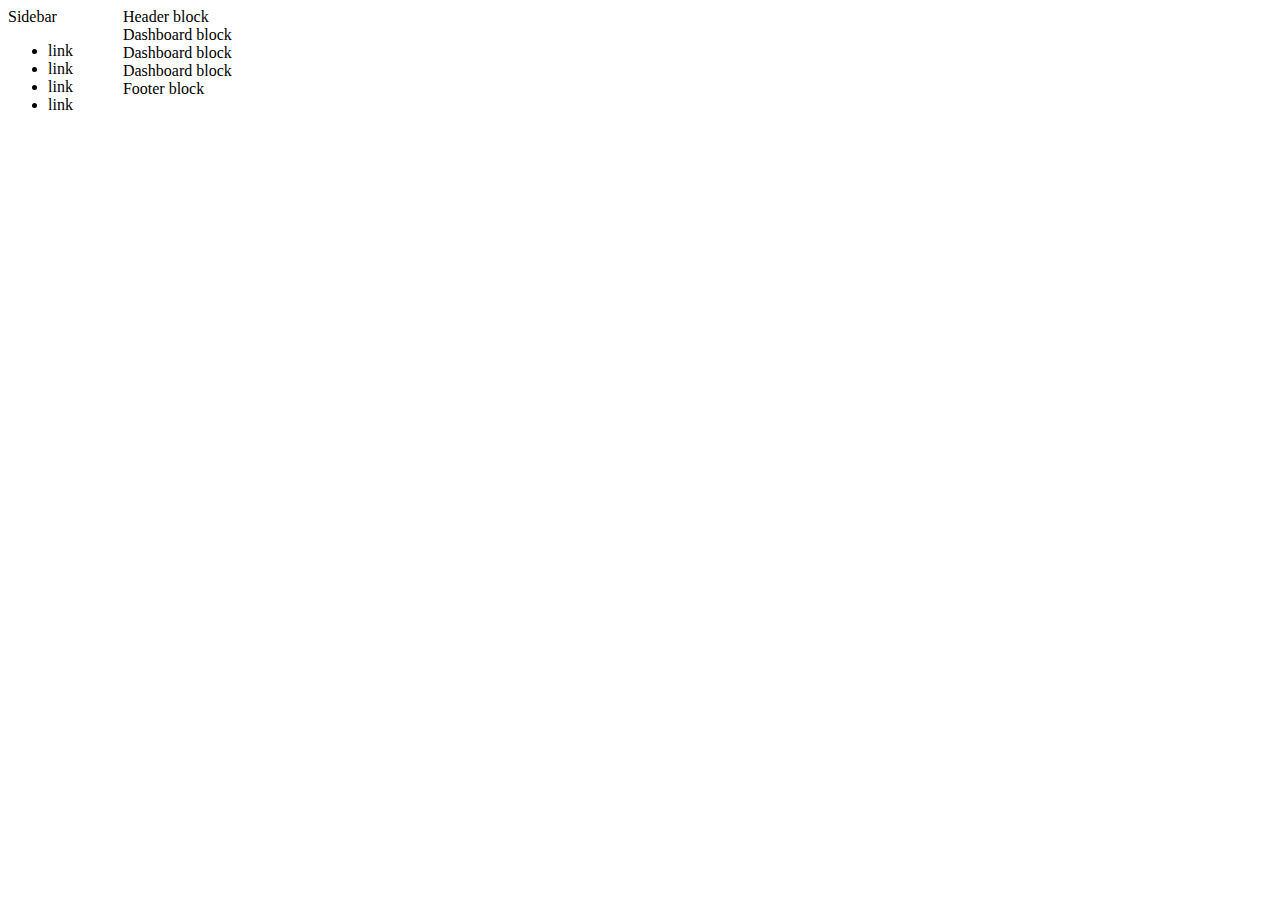
<file: html/module-01/dashboard.html>
<!DOCTYPE html>
<html lang="en">
  <head>
    <meta charset="UTF-8" />
    <meta name="viewport" content="width=device-width, initial-scale=1.0" />
    <title>Document</title>
  </head>
  <body style="display: flex; gap: 50px">
    <aside>
      Sidebar
      <nav>
        <ul>
          <li>link</li>
          <li>link</li>
          <li>link</li>
          <li>link</li>
        </ul>
      </nav>
    </aside>

    <main class="main-content" id="home">
      <header>Header block</header>
      <section>Dashboard block</section>
      <section>Dashboard block</section>
      <section>Dashboard block</section>
      <footer>Footer block</footer>
    </main>
  </body>
</html>
</file>
<file: html/module-03/lesson-02/css/styles.css>
/* #region Base styles */
/* html {
  box-sizing: border-box;
}
*,
*::before,
*::after {
  box-sizing: inherit;
} */
:root {
  /* --cl-accent: #fd9222; */
  /* Colors */
  --cl-accent: #22fd7a;

  /* Typography */
  --heading-1: 14px 400 normal;
  --heading-2: 14px 400 normal;
  --desc: 14px 400 normal;
  --text: 14px 400 normal;

  /* Effects */
  --animations-slow: 600ms ease;
  --animations-fast: 600ms ease;

  /* Sizes */
  --sm-box: 30px;
  --md-box: 30px;
  --lg-box: 30px;

  --border: 1px solid #fd9222;
}
body {
  font-family: "Montserrat", sans-serif;
  font-size: 14px;
  line-height: 1.28;
  letter-spacing: -0.02em;
  color: #111111;
  background-color: #fafafa;
}

/* #endregion */

/* #region Reset styles */
h1,
h2,
h3,
h4,
h5,
h6,
p {
  margin: 0;
}
button {
  font-family: inherit;
  cursor: pointer;
}
a {
  text-decoration: none;
  color: currentColor;
}
ul,
ol {
  list-style-type: none;
  margin: 0;
  padding: 0;
}
address {
  font-style: normal;
}
img {
  display: block;
  max-width: 100%;
  height: auto;
}
/* #endregion */

/* #region Common styles */
.visually-hidden {
  position: absolute;
  width: 1px;
  height: 1px;
  margin: -1px;
  border: 0;
  padding: 0;
  white-space: nowrap;
  clip: rect(0 0 0 0);
  clip-path: inset(50%);
  overflow: hidden;
}
.container {
  max-width: 1168px;
  padding: 0 16px;
  margin: 0 auto;

  outline: 2px solid red;
  outline-offset: -2px;
}
.section-title {
  color: var(--color-base-black, #111);
  text-align: center;
  font-family: Montserrat;
  font-size: 24px;
  font-style: normal;
  font-weight: 600;
  line-height: 28px; /* 116.667% */
  letter-spacing: -0.72px;
  text-transform: uppercase;
}
.accent-text {
  color: #fd9222;
}

.btn {
  font-size: 14px;
  font-weight: 600;
  color: #fff;
  background-color: transparent;
}
.btn-accent {
  background-color: #fd9222;
}
.btn-light {
}
.btn-dark {
  font-size: 18px;
  color: #111;
}

.logo {
  font-size: 18px;
  font-weight: 700;
  line-height: 1.11;
  letter-spacing: -0.03em;
  text-transform: uppercase;
}
/* #endregion */

/* #region Menu styles */
.menu {
}
.menu-item {
}
.menu-link {
  font-weight: 500;
  line-height: 1.14;
}
.menu-link:hover,
.menu-link:focus {
  color: #fd9222;
}
/* #endregion */

/* #region Socials styles */
.socials {
}
.socials-item {
  --size: 40px;

  width: var(--size);
  height: var(--size);
}
.socials-link {
  display: block;
  width: 100%;
  height: 100%;
  /* border: 1px solid rgba(17, 17, 17, 0.1); */
  border: var(--border);
  border-radius: 10px;
  padding: 8px;
}
.socials-icon {
}
/* #endregion */

/* #region Header styles */
.header {
}
/* #endregion */

/* #region Hero styles */
.hero {
  background: rgba(17, 17, 17, 0.4);
}
.hero-title {
  font-size: 28px;
  font-weight: 500;
  line-height: 1.21;
  letter-spacing: -0.03em;
  color: #fff;
}
/* #endregion */

/* #region Benefits styles */
.benefits {
  background: #1e1823;
}
.benefits-list {
}
.benefits-item {
}
.benefits-caption {
  font-weight: 600;
  font-size: 18px;
  color: #fff;
}
.benefits-desc {
  color: rgba(255, 255, 255, 0.7);
}
/* #endregion */

/* #region Ingredients styles */
.ingredients {
}
.ingredients-list {
}
.ingredients-item {
}
.ingredients-ill {
}
.ingredients-subtitle {
  font-weight: 600;
}
/* #endregion */

/* #region Made styles */
.made {
}
.made-ill {
}
.made-caption {
  font-size: 18px;
  font-weight: 600;
  line-height: 1.33;
}
.made-list {
}
.made-item {
}
/* #endregion */

/* #region Products styles */
.products {
}
.products-list {
}
.products-item {
}
.products-pic {
}
.products-caption {
  font-size: 18px;
  font-weight: 600;
  line-height: 1.33333;
  text-transform: uppercase;
}
.products-type {
  font-size: 12px;
  line-height: 1.17;
  color: rgba(17, 17, 17, 0.7);
}
.products-label {
  font-weight: 600;
}
/* #endregion */

/* #region Bestsellers styles */
.bestsellers {
}
.bestsellers-list {
}
.bestsellers-item {
}
.bestsellers-caption {
  font-size: 18px;
  font-weight: 600;
  line-height: 1.33;
  text-transform: uppercase;
}
/* #endregion */

/* #region Reviews styles */
.reviews {
}
.reviews-list {
}
.reviews-item {
}
.reviews-author {
  font-size: 18px;
  font-weight: 600;
  line-height: 1.33;
  text-align: center;
}
.reviews-text {
  text-align: center;
  color: rgba(17, 17, 17, 0.7);
}
/* #endregion */

/* #region Footer styles */
.footer {
  background: #1e1823;
}
.footer-slogan {
  font-size: 28px;
  font-weight: 500;
  line-height: 1.21;
  color: #fff;
}

.footer-caption {
  font-weight: 500;
  color: #fff;
}

.contacts {
}
.contacts-list {
}
.contacts-item {
}
.contacts-link {
  color: #fff;
}
.contacts-link:hover,
.contacts-link:focus {
  color: #fd9222;
}

.footer-menu {
  color: #fff;
}
/* #endregion */
</file>
<file: html/module-04/lesson-01/css/styles.css>
/* #region Base styles */
/* html {
  box-sizing: border-box;
}
*,
*::before,
*::after {
  box-sizing: inherit;
} */
:root {
  /* --cl-accent: #fd9222; */
  /* Colors */
  --cl-accent: #22fd7a;

  /* Typography */
  --heading-1: 14px 400 normal;
  --heading-2: 14px 400 normal;
  --desc: 14px 400 normal;
  --text: 14px 400 normal;

  /* Effects */
  --animations-slow: 600ms ease;
  --animations-fast: 600ms ease;

  /* Sizes */
  --sm-box: 30px;
  --md-box: 30px;
  --lg-box: 30px;

  --border: 1px solid #fd9222;

  /* Card set params */
  --items: 4;
  --indent-x: 32px;
  --indent-y: 32px;
}
body {
  font-family: "Montserrat", sans-serif;
  font-size: 14px;
  line-height: 1.28;
  letter-spacing: -0.02em;
  color: #111111;
  background-color: #fafafa;
}

/* #endregion */

/* #region Reset styles */
h1,
h2,
h3,
h4,
h5,
h6,
p {
  margin: 0;
}
button {
  font-family: inherit;
  cursor: pointer;
}
a {
  text-decoration: none;
  color: currentColor;
}
ul,
ol {
  list-style-type: none;
  margin: 0;
  padding: 0;
}
address {
  font-style: normal;
}
img {
  display: block;
  max-width: 100%;
  height: auto;
}
/* #endregion */

/* #region Common styles */
.visually-hidden {
  position: absolute;
  width: 1px;
  height: 1px;
  margin: -1px;
  border: 0;
  padding: 0;
  white-space: nowrap;
  clip: rect(0 0 0 0);
  clip-path: inset(50%);
  overflow: hidden;
}
.section {
  padding: 60px 0;
}
.container {
  max-width: 1168px;
  padding: 0 16px;
  margin: 0 auto;

  /* outline: 2px solid red;
  outline-offset: -2px; */
}
.section-title {
  max-width: 412px;
  margin: 0 auto 50px;

  font-size: 24px;
  font-weight: 600;
  line-height: 1.17;
  text-transform: uppercase;
  text-align: center;
  color: var(--color-base-black, #111);
}
.accent-text {
  color: #fd9222;
}

.btn {
  min-width: 144px;
  min-height: 45px;
  padding: 14px 40px;
  font-size: 14px;
  font-weight: 600;
  color: #fff;
  border: 1px solid transparent;
  background-color: transparent;
  border-radius: 100px;
}
.btn-accent {
  background-color: #fd9222;
}
.btn-light {
  border-color: #fff;
}
.btn-dark {
  font-size: 18px;
  color: #111;
  border-color: #fd9222;
}

.logo {
  display: inline-flex;
  align-items: center;
  gap: 4px;
  font-size: 18px;
  font-weight: 700;
  line-height: 1.11;
  letter-spacing: -0.03em;
  text-transform: uppercase;
}
/* #endregion */

/* #region Card-set */
.card-set {
  display: flex;
  flex-wrap: wrap;
  gap: var(--indent-x) var(--indent-y);
}
.card-set-item {
  width: calc((100% - var(--indent-y) * (var(--items) - 1)) / var(--items));
}
/* #endregion */

/* #region Menu styles */
.menu {
  display: flex;
  gap: 24px;
}
.menu-item {
}
.menu-link {
  display: block;
  padding: 32px 0;
  font-weight: 500;
  line-height: 1.14;
}
.menu-link:hover,
.menu-link:focus {
  color: #fd9222;
}
/* #endregion */

/* #region Socials styles */
.socials {
  display: flex;
  gap: 14px;
}
.socials-item {
  --size: 40px;

  width: var(--size);
  height: var(--size);
}
.socials-link {
  display: block;
  width: 100%;
  height: 100%;
  border: 1px solid rgba(17, 17, 17, 0.1);
  border-radius: 10px;
  padding: 8px;
}
.socials-link:hover,
.socials-link:focus {
  border-color: rgba(253, 146, 34, 0.1);
}
.socials-icon {
}
/* #endregion */

/* #region Header styles */
.header {
}
.header > .container {
  display: flex;
  align-items: center;
}
.header-nav {
  display: flex;
  align-items: center;
  margin-right: 90px;
  flex-grow: 1;
}
.header-logo {
  margin-right: auto;
}
/* #endregion */

/* #region Hero styles */
.hero {
  padding-bottom: 80px;
}
.hero > .container,
.hero-container {
  padding: 300px 40px 40px;
  border-radius: 30px;
  background: rgba(17, 17, 17, 0.4);
}
.hero-title {
  max-width: 484px;
  margin-bottom: 32px;
  font-size: 28px;
  font-weight: 500;
  line-height: 1.21;
  letter-spacing: -0.03em;
  color: #fff;
}
.hero-wrapper {
  display: flex;
  align-items: center;
  gap: 14px;
}
.hero-link {
  display: inline-flex;
  align-items: center;
  gap: 14px;
  margin-left: auto;

  font-weight: 500;
  color: #fff;
}
.hero-link:hover,
.hero-link:focus {
  color: #fd9222;
}
.hero-link-figure {
  display: inline-flex;
  justify-content: center;
  align-items: center;
  width: 38px;
  height: 38px;
  background-color: currentColor;
  border-radius: 50%;
}
/* .hero-link:hover .hero-link-figure {
  background-color: #fd9222;
} */
/* #endregion */

/* #region Benefits styles */
.benefits {
  padding: 50px 0;
  background: #1e1823;
}
.benefits-list {
  display: flex;
  justify-content: center;
  gap: 88px;
}
.benefits-item {
  width: 308px;
}
.benefits-caption {
  margin-bottom: 18px;
  font-weight: 600;
  font-size: 18px;
  color: #fff;
}
.benefits-desc {
  color: rgba(255, 255, 255, 0.7);
}
/* #endregion */

/* #region Ingredients styles */
.ingredients {
  padding-top: 120px;
}
.ingredients-list {
}
.ingredients-item {
  padding: 28px 23px;
  border: 1px solid transparent;
  border-radius: 15px;
}
/* a * n + b */
.ingredients-item:nth-child(2n) {
  border-color: #fd9222;
}
.ingredients-item:nth-child(4n + 1) {
  background-color: #fd9222;
  color: #fff;
}
.ingredients-item:nth-child(4n + 3) {
  background-color: #1e1823;
  color: #fff;
}
.ingredients-ill {
  margin-bottom: 36px;
}
.ingredients-subtitle {
  font-weight: 600;
  font-size: 14px;
}
/* #endregion */

/* #region Made styles */
.made {
}
.made-ill {
}
.made-caption {
  font-size: 18px;
  font-weight: 600;
  line-height: 1.33;
}
.made-list {
}
.made-item {
}
/* #endregion */

/* #region Products styles */
.products {
}
.products-list {
  --indent-x: 24px;
  --indent-y: 18px;
}
.products-item {
  padding: 32px 20px;
  border: 1px solid rgba(17, 17, 17, 0.1);
  border-radius: 15px;
  background: #fff;

  text-align: center;
}
.products-pic {
  margin-bottom: 8px;
}
.products-caption {
  margin-bottom: 2px;
  font-size: 18px;
  font-weight: 600;
  line-height: 1.33333;
  text-transform: uppercase;
}
.products-type {
  margin-bottom: 18px;
  font-size: 12px;
  line-height: 1.17;
  color: rgba(17, 17, 17, 0.7);
}
.products-label {
  width: fit-content;
  margin: 0 auto;
  padding: 8px 20px;
  font-weight: 600;
  border: 1px solid rgba(17, 17, 17, 0.1);
  border-radius: 100px;
  background: #fafafa;
}
/* #endregion */

/* #region Bestsellers styles */
.bestsellers {
}
.bestsellers-list {
  --items: 3;
  --indent-y: 16px;
  --indent-x: var(--indent-y);
}
.bestsellers-item {
  border-radius: 15px 15px 0 0;
  overflow: hidden;
}
.bestsellers-caption {
  padding: 28px;
  font-size: 18px;
  font-weight: 600;
  line-height: 1.33;
  text-transform: uppercase;
  text-align: center;
  border: 1px solid rgba(17, 17, 17, 0.1);
  border-top: none;
  border-radius: 0 0 15px 15px;
  background: #fff;
}
/* #endregion */

/* #region Reviews styles */
.reviews {
}
.reviews-list {
}
.reviews-item {
}
.reviews-author {
  font-size: 18px;
  font-weight: 600;
  line-height: 1.33;
  text-align: center;
}
.reviews-text {
  text-align: center;
  color: rgba(17, 17, 17, 0.7);
}
/* #endregion */

/* #region Footer styles */
.footer {
  background: #1e1823;
}
.footer-slogan {
  font-size: 28px;
  font-weight: 500;
  line-height: 1.21;
  color: #fff;
}

.footer-caption {
  font-weight: 500;
  color: #fff;
}

.contacts {
}
.contacts-list {
}
.contacts-item {
}
.contacts-link {
  color: #fff;
}
.contacts-link:hover,
.contacts-link:focus {
  color: #fd9222;
}

.footer-menu {
  color: #fff;
}
/* #endregion */
</file>
<file: html/module-04/lesson-02/css/styles.css>
/* #region Base styles */
/* html {
  box-sizing: border-box;
}
*,
*::before,
*::after {
  box-sizing: inherit;
} */
:root {
  /* --cl-accent: #fd9222; */
  /* Colors */
  --cl-accent: #22fd7a;

  /* Typography */
  --heading-1: 14px 400 normal;
  --heading-2: 14px 400 normal;
  --desc: 14px 400 normal;
  --text: 14px 400 normal;

  /* Effects */
  --animations-slow: 600ms ease;
  --animations-fast: 600ms ease;

  /* Sizes */
  --sm-box: 30px;
  --md-box: 30px;
  --lg-box: 30px;

  --border: 1px solid #fd9222;

  /* Card set params */
  --items: 4;
  --indent-x: 32px;
  --indent-y: 32px;
}
body {
  font-family: "Montserrat", sans-serif;
  font-size: 14px;
  line-height: 1.28;
  letter-spacing: -0.02em;
  color: #111111;
  background-color: #fafafa;
}

/* #endregion */

/* #region Reset styles */
h1,
h2,
h3,
h4,
h5,
h6,
p {
  margin: 0;
}
button {
  font-family: inherit;
  cursor: pointer;
}
a {
  text-decoration: none;
  color: currentColor;
}
ul,
ol {
  list-style-type: none;
  margin: 0;
  padding: 0;
}
address {
  font-style: normal;
}
img {
  display: block;
  max-width: 100%;
  height: auto;
}
/* #endregion */

/* #region Common styles */
.visually-hidden {
  position: absolute;
  width: 1px;
  height: 1px;
  margin: -1px;
  border: 0;
  padding: 0;
  white-space: nowrap;
  clip: rect(0 0 0 0);
  clip-path: inset(50%);
  overflow: hidden;
}
.section {
  padding: 60px 0;
}
.container {
  max-width: 1168px;
  padding: 0 16px;
  margin: 0 auto;

  /* outline: 2px solid red;
  outline-offset: -2px; */
}
.section-title {
  max-width: 412px;
  margin: 0 auto 50px;

  font-size: 24px;
  font-weight: 600;
  line-height: 1.17;
  text-transform: uppercase;
  text-align: center;
  color: var(--color-base-black, #111);
}
.accent-text {
  color: #fd9222;
}

.btn {
  min-width: 144px;
  min-height: 45px;
  padding: 14px 40px;
  font-size: 14px;
  font-weight: 600;
  color: #fff;
  border: 1px solid transparent;
  background-color: transparent;
  border-radius: 100px;
}
.btn-accent {
  background-color: #fd9222;
}
.btn-light {
  border-color: #fff;
}
.btn-dark {
  font-size: 18px;
  color: #111;
  border-color: #fd9222;
}

.logo {
  display: inline-flex;
  align-items: center;
  gap: 4px;
  font-size: 18px;
  font-weight: 700;
  line-height: 1.11;
  letter-spacing: -0.03em;
  text-transform: uppercase;
}
/* #endregion */

/* #region Card-set */
.card-set {
  display: flex;
  flex-wrap: wrap;
  gap: var(--indent-x) var(--indent-y);
}
.card-set-item {
  width: calc((100% - var(--indent-y) * (var(--items) - 1)) / var(--items));
}
/* #endregion */

/* #region Menu styles */
.menu {
  display: flex;
  gap: 24px;
}
.menu-item {
}
.menu-link {
  display: block;
  padding: 32px 0;
  font-weight: 500;
  line-height: 1.14;
}
.menu-link.active,
.menu-link:hover,
.menu-link:focus {
  color: #fd9222;
}
.menu-link.active::after {
  content: "";
  display: block;
  width: 100%;
  height: 4px;
  border-radius: 2px;
  background-color: #fd9222;
}
/* #endregion */

/* #region Socials styles */
.socials {
  display: flex;
  gap: 14px;
}
.socials-item {
  --size: 40px;

  width: var(--size);
  height: var(--size);
}
.socials-link {
  display: block;
  width: 100%;
  height: 100%;
  border: 1px solid rgba(17, 17, 17, 0.1);
  border-radius: 10px;
  padding: 8px;
}
.socials-link:hover,
.socials-link:focus {
  border-color: rgba(253, 146, 34, 0.1);
}
.socials-icon {
}
/* #endregion */

/* #region Header styles */
.header {
}
.header > .container {
  display: flex;
  align-items: center;
}
.header-nav {
  display: flex;
  align-items: center;
  margin-right: 90px;
  flex-grow: 1;
}
.header-logo {
  margin-right: auto;
}
/* #endregion */

/* #region Hero styles */
.hero {
  padding-bottom: 80px;
}
.hero-container {
  max-width: 1136px;
  margin: 0 auto;
  padding: 300px 40px 40px;
  border-radius: 30px;
  background-color: rgba(17, 17, 17, 0.4);
  background-image: linear-gradient(
      rgba(17, 17, 17, 0.4),
      rgba(17, 17, 17, 0.4)
    ),
    url("../images/hero/hero-bg.jpg");
  background-repeat: no-repeat;
  background-position: center;
  background-size: cover;
}
.hero-title {
  max-width: 484px;
  margin-bottom: 32px;
  font-size: 28px;
  font-weight: 500;
  line-height: 1.21;
  letter-spacing: -0.03em;
  color: #fff;
}
.hero-wrapper {
  display: flex;
  align-items: center;
  gap: 14px;
}
.hero-link {
  display: inline-flex;
  align-items: center;
  gap: 14px;
  margin-left: auto;

  font-weight: 500;
  color: #fff;
}
.hero-link:hover,
.hero-link:focus {
  color: #fd9222;
}
.hero-link-figure {
  display: inline-flex;
  justify-content: center;
  align-items: center;
  width: 38px;
  height: 38px;
  background-color: currentColor;
  border-radius: 50%;
}
/* .hero-link:hover .hero-link-figure {
  background-color: #fd9222;
} */
/* #endregion */

/* #region Benefits styles */
.benefits {
  padding: 50px 0;
  background: #1e1823;
}
.benefits-list {
  display: flex;
  justify-content: center;
  gap: 88px;
}
.benefits-item {
  width: 308px;
}
.benefits-item:not(:last-child)::after {
  content: "";
  display: block;
  width: 1px;
  height: 124px;
  background-color: rgba(255, 255, 255, 0.5);
}
.benefits-caption {
  margin-bottom: 18px;
  font-weight: 600;
  font-size: 18px;
  color: #fff;
}
.benefits-desc {
  color: rgba(255, 255, 255, 0.7);
}
/* #endregion */

/* #region Ingredients styles */
.ingredients {
  padding-top: 120px;
}
.ingredients-list {
}
.ingredients-item {
  padding: 28px 23px;
  border: 1px solid transparent;
  border-radius: 15px;
}
/* a * n + b */
.ingredients-item:nth-child(2n) {
  border-color: #fd9222;
}
.ingredients-item:nth-child(4n + 1) {
  background-color: #fd9222;
  color: #fff;
}
.ingredients-item:nth-child(4n + 3) {
  background-color: #1e1823;
  color: #fff;
}
.ingredients-ill {
  margin-bottom: 36px;
}
.ingredients-subtitle {
  font-weight: 600;
  font-size: 14px;
}
/* #endregion */

/* #region Made styles */
.made {
}
.made-wrapper {
  display: flex;
  gap: 20px;
}
.made-left {
  max-width: 600px;
  width: 100%;
  max-height: 400px;
  flex-shrink: 0;
  border-radius: 15px;
  overflow: hidden;
}
.made-ill {
  width: 100%;
  height: 100%;
  object-fit: cover;
  object-position: center;
}
.made-right {
  padding: 32px;
  border-radius: 15px;
  background: #fff;
}

.made-caption {
  max-width: 350px;
  margin-bottom: 28px;
  font-size: 18px;
  font-weight: 600;
  line-height: 1.33;
}
.made-list {
}
/* .made-item {
  margin-bottom: 24px;
}
.made-item:last-child {
  margin-bottom: 0;
} */
.made-item {
  display: flex;
  gap: 8px;
}
.made-item::before {
  content: "";
  flex-shrink: 0;
  display: block;
  width: 8px;
  height: 8px;
  margin-top: 5px;
  background-color: #4c4c4c;
  border: 1px solid #eceded;
  border-radius: 50%;
}
.made-item:not(:last-child) {
  margin-bottom: 24px;
}
/* #endregion */

/* #region Products styles */
.products {
}
.products-list {
  --indent-x: 24px;
  --indent-y: 18px;
}
.products-item {
  padding: 32px 20px;
  border: 1px solid rgba(17, 17, 17, 0.1);
  border-radius: 15px;
  background: #fff;

  text-align: center;
}
.products-pic {
  margin-bottom: 8px;
}
.products-caption {
  margin-bottom: 2px;
  font-size: 18px;
  font-weight: 600;
  line-height: 1.33333;
  text-transform: uppercase;
}
.products-type {
  margin-bottom: 18px;
  font-size: 12px;
  line-height: 1.17;
  color: rgba(17, 17, 17, 0.7);
}
.products-label {
  width: fit-content;
  margin: 0 auto;
  padding: 8px 20px;
  font-weight: 600;
  border: 1px solid rgba(17, 17, 17, 0.1);
  border-radius: 100px;
  background: #fafafa;
}
/* #endregion */

/* #region Bestsellers styles */
.bestsellers {
}
.bestsellers-list {
  --items: 3;
  --indent-y: 16px;
  --indent-x: var(--indent-y);
}
.bestsellers-item {
  border-radius: 15px 15px 0 0;
  overflow: hidden;
}
.bestsellers-caption {
  padding: 28px;
  font-size: 18px;
  font-weight: 600;
  line-height: 1.33;
  text-transform: uppercase;
  text-align: center;
  border: 1px solid rgba(17, 17, 17, 0.1);
  border-top: none;
  border-radius: 0 0 15px 15px;
  background: #fff;
}
/* #endregion */

/* #region Reviews styles */
.reviews {
  padding-bottom: 120px;
}
.reviews-title {
  margin-bottom: 92px;
}
.reviews-list {
  display: flex;
  justify-content: space-between;

  margin-bottom: 50px;
}
.reviews-item {
  width: 360px;
  padding: 24px;
  background: #fff;
  border: 1px solid rgba(17, 17, 17, 0.1);
  border-radius: 15px;
  box-shadow: 0 10px 100px 0 rgba(17, 17, 17, 0.1);
}
.reviews-avatar {
  margin: -66px auto 18px;
}
.reviews-author {
  margin-bottom: 24px;
  font-size: 18px;
  font-weight: 600;
  line-height: 1.33;
  text-align: center;
}
.reviews-text {
  text-align: center;
  color: rgba(17, 17, 17, 0.7);
}
.reviews-btn {
  display: block;
  margin: 0 auto;
}
/* #endregion */

/* #region Footer styles */
.footer {
  padding: 50px 0;
  background: #1e1823;
}
.footer-top {
  display: flex;
  gap: 50px;
  padding-bottom: 50px;
  border-bottom: 1px solid rgba(255, 255, 255, 0.1);
}
.footer-slogan {
  max-width: 300px;
  margin-right: auto;
  font-size: 28px;
  font-weight: 500;
  line-height: 1.21;
  color: #fff;
}

.footer-caption {
  margin-bottom: 14px;
  font-weight: 500;
  color: #fff;
}

.contacts {
}
.contacts-list {
}
.contacts-item:not(:last-child) {
  margin-bottom: 4px;
}
.contacts-link {
  color: #fff;
}
.contacts-link:hover,
.contacts-link:focus {
  color: #fd9222;
}
.footer-bottom {
  padding-top: 24px;
}
.footer-menu {
  color: #fff;
}
/* #endregion */
</file>
<file: html/module-06/lesson-01/css/styles.css>
/* #region Base styles */
/* html {
  box-sizing: border-box;
}
*,
*::before,
*::after {
  box-sizing: inherit;
} */
:root {
  scroll-behavior: smooth;
  /* --cl-accent: #fd9222; */
  /* Colors */
  --cl-accent: #22fd7a;

  /* Typography */
  --heading-1: 14px 400 normal;
  --heading-2: 14px 400 normal;
  --desc: 14px 400 normal;
  --text: 14px 400 normal;

  /* Effects */
  --animations-slow: 600ms ease;
  --animations-fast: 600ms ease;

  /* Sizes */
  --sm-box: 30px;
  --md-box: 30px;
  --lg-box: 30px;

  --border: 1px solid #fd9222;

  /* Card set params */
  --items: 4;
  --indent-x: 32px;
  --indent-y: 32px;
}
body {
  font-family: "Montserrat", sans-serif;
  font-size: 14px;
  line-height: 1.28;
  letter-spacing: -0.02em;
  color: #111111;
  background-color: #fafafa;
}

/* #endregion */

/* #region Reset styles */
h1,
h2,
h3,
h4,
h5,
h6,
p {
  margin: 0;
}
button {
  font-family: inherit;
  cursor: pointer;
}
a {
  text-decoration: none;
  color: currentColor;
}
ul,
ol {
  list-style-type: none;
  margin: 0;
  padding: 0;
}
address {
  font-style: normal;
}
img {
  display: block;
  max-width: 100%;
  height: auto;
}
/* #endregion */

/* #region Common styles */
.visually-hidden {
  position: absolute;
  width: 1px;
  height: 1px;
  padding: 0;
  margin: -1px;
  border: 0;
  white-space: nowrap;
  clip: rect(0 0 0 0);
  clip-path: inset(50%);
  overflow: hidden;
}
.section {
  padding: 60px 0;
}
.container {
  max-width: 1168px;
  padding: 0 16px;
  margin: 0 auto;

  /* outline: 2px solid red;
  outline-offset: -2px; */
}
.section-title {
  max-width: 412px;
  margin: 0 auto 50px;

  font-size: 24px;
  font-weight: 600;
  line-height: 1.17;
  text-transform: uppercase;
  text-align: center;
  color: var(--color-base-black, #111);
}
.accent-text {
  color: #fd9222;
}

.btn {
  min-width: 144px;
  min-height: 45px;
  padding: 14px 40px;
  font-size: 14px;
  font-weight: 600;
  color: #fff;
  border: 1px solid transparent;
  background-color: transparent;
  border-radius: 100px;
}
.btn-accent {
  background-color: #fd9222;
}
.btn-light {
  border-color: #fff;
}
.btn-dark {
  font-size: 18px;
  color: #111;
  border-color: #fd9222;
}

.logo {
  display: inline-flex;
  align-items: center;
  gap: 4px;
  font-size: 18px;
  font-weight: 700;
  line-height: 1.11;
  letter-spacing: -0.03em;
  text-transform: uppercase;
}
/* #endregion */

/* #region Card-set */
.card-set {
  display: flex;
  flex-wrap: wrap;
  gap: var(--indent-x) var(--indent-y);
}
.card-set-item {
  width: calc((100% - var(--indent-y) * (var(--items) - 1)) / var(--items));
}
/* #endregion */

/* #region Animations styles */
@keyframes fade-in {
  from {
    opacity: 0;
    transform: translateX(-150px);
  }
  to {
    opacity: 1;
    transform: translateX(0);
  }
}
@keyframes spin {
  0% {
    opacity: 0;
    transform: rotateZ(0deg) scale(1);
  }
  50% {
    transform: rotateZ(180deg) scale(1.5);
  }
  100% {
    opacity: 1;
    transform: rotateZ(360deg) scale(1);
  }
}
/* #endregion */

/* #region Menu styles */
.menu {
  display: flex;
  gap: 24px;
}
.menu-item {
}
.menu-link {
  position: relative;
  display: block;
  padding: 32px 0;
  font-weight: 500;
  line-height: 1.14;
  transition: color 250ms ease;
}
.menu-link.active,
.menu-link:hover,
.menu-link:focus {
  color: #fd9222;
}
.menu-link.active::after {
  content: "";
  position: absolute;
  bottom: 20px;
  left: 0;

  display: block;
  width: 100%;
  height: 4px;
  border-radius: 2px;
  background-color: #fd9222;
}
/* #endregion */

/* #region Socials styles */
.socials {
  --cl-border-active: rgba(253, 146, 34, 0.1);
  --cl-icon-active: rgb(253, 146, 34);

  display: flex;
  gap: 14px;
}
.socials-dark {
  --cl-border: rgba(17, 17, 17, 0.1);
  --cl-icon: #111;
}
.socials-light {
  --cl-border: rgba(255, 255, 255, 0.1);
  --cl-icon: #fff;
}
.socials-item {
  --size: 40px;

  width: var(--size);
  height: var(--size);
}
.socials-link {
  display: flex;
  justify-content: center;
  align-items: center;
  width: 100%;
  height: 100%;
  /* border: 1px solid transparent; */
  border: 1px solid var(--cl-border);
  border-radius: 10px;
  color: var(--cl-icon);
  transition: color 300ms ease, border-color 300ms ease;

  animation: spin 600ms linear calc(400ms * var(--shift)) both;
}
/* .socials-dark .socials-link {
  border-color: rgba(17, 17, 17, 0.1);
  color: #111;
}
.socials-light .socials-link {
  border-color: rgba(255, 255, 255, 0.1);
  color: #fff;
} */
.socials-link:hover,
.socials-link:focus {
  border-color: var(--cl-border-active);
  color: var(--cl-icon-active);
}
.socials-icon {
  fill: currentColor;
}
/* .socials-icon {
  fill: #111;
}
.socials-link:hover .socials-icon {
  fill: rgba(253, 146, 34, 1);
} */
/* #endregion */

/* #region Header styles */
.header {
}
.header > .container {
  display: flex;
  align-items: center;
}
.header-nav {
  display: flex;
  align-items: center;
  margin-right: 90px;
  flex-grow: 1;
}
.header-logo {
  margin-right: auto;
}
/* #endregion */

/* #region Hero styles */
.hero {
  padding-bottom: 80px;
}
.hero-container {
  max-width: 1136px;
  margin: 0 auto;
  padding: 300px 40px 40px;
  border-radius: 30px;
  background-color: rgba(17, 17, 17, 0.4);
  background-image: linear-gradient(
      rgba(17, 17, 17, 0.4),
      rgba(17, 17, 17, 0.4)
    ),
    url("../images/hero/hero-bg.jpg");
  background-repeat: no-repeat;
  background-position: center;
  background-size: cover;
}
.hero-title {
  max-width: 484px;
  margin-bottom: 32px;
  font-size: 28px;
  font-weight: 500;
  line-height: 1.21;
  letter-spacing: -0.03em;
  color: #fff;

  animation: 1200ms ease-in 400ms both;
  animation-play-state: running;
  /* animation-name: fade-in; */
}
.hero-title:hover {
  animation-play-state: paused;
}
.hero-wrapper {
  display: flex;
  align-items: center;
  gap: 14px;
}
.hero-link {
  display: inline-flex;
  align-items: center;
  gap: 14px;
  margin-left: auto;

  font-weight: 500;
  color: #fff;
  transition: color 300ms ease;
}
.hero-link:hover,
.hero-link:focus {
  color: #fd9222;
}
.hero-link-figure {
  display: inline-flex;
  justify-content: center;
  align-items: center;
  width: 38px;
  height: 38px;
  background-color: currentColor;
  border-radius: 50%;
}
/* .hero-link:hover .hero-link-figure {
  background-color: #fd9222;
} */
/* #endregion */

/* #region Benefits styles */
.benefits {
  padding: 50px 0;
  background: #1e1823;
}
.benefits-list {
  display: flex;
  justify-content: center;
  gap: 88px;
}
.benefits-item {
  position: relative;
  width: 308px;
}
.benefits-item:not(:last-child)::after {
  content: "";
  position: absolute;
  top: 25%;
  right: -44px;

  display: block;
  width: 1px;
  height: 50%;
  background-color: rgba(255, 255, 255, 0.5);
}
.benefits-wrapper {
  display: flex;
  justify-content: center;
  align-items: center;
  width: 62px;
  height: 62px;
  margin-bottom: 22px;

  border-radius: 50%;
  border: 1px solid rgba(255, 255, 255, 0.5);
}
.benefits-caption {
  margin-bottom: 18px;
  font-weight: 600;
  font-size: 18px;
  color: #fff;
}
.benefits-desc {
  color: rgba(255, 255, 255, 0.7);
}
/* #endregion */

/* #region Ingredients styles */
.ingredients {
  padding-top: 120px;
}
.ingredients-list {
}
.ingredients-item {
  position: relative;
  padding: 28px 23px;
  border: 1px solid transparent;
  border-radius: 15px;
}
/* a * n + b */
.ingredients-item:nth-child(2n) {
  border-color: #fd9222;
}
.ingredients-item:nth-child(4n + 1) {
  background-color: #fd9222;
  color: #fff;
}
.ingredients-item:nth-child(4n + 3) {
  background-color: #1e1823;
  color: #fff;
}
.ingredients-icon {
  position: absolute;
  top: 14px;
  right: 14px;

  fill: transparent;
  stroke: currentColor;
}
.ingredients-item:nth-child(2n) .ingredients-icon {
  color: #fd9222;
}
.ingredients-ill {
  margin-bottom: 36px;
}
.ingredients-subtitle {
  font-weight: 600;
  font-size: 14px;
}
/* #endregion */

/* #region Made styles */
.made {
}
.made-wrapper {
  display: flex;
  gap: 20px;
}
.made-left {
  max-width: 600px;
  width: 100%;
  max-height: 400px;
  flex-shrink: 0;
  border-radius: 15px;
  overflow: hidden;
}
.made-ill {
  width: 100%;
  height: 100%;
  object-fit: cover;
  object-position: center;
}
.made-right {
  padding: 32px;
  border-radius: 15px;
  background: #fff;
}

.made-caption {
  max-width: 350px;
  margin-bottom: 28px;
  font-size: 18px;
  font-weight: 600;
  line-height: 1.33;
}
.made-list {
}
/* .made-item {
  margin-bottom: 24px;
}
.made-item:last-child {
  margin-bottom: 0;
} */
.made-item {
  display: flex;
  gap: 8px;
}
.made-item::before {
  content: "";
  flex-shrink: 0;
  display: block;
  width: 8px;
  height: 8px;
  margin-top: 5px;
  background-color: #4c4c4c;
  border: 1px solid #eceded;
  border-radius: 50%;
}
.made-item:not(:last-child) {
  margin-bottom: 24px;
}
/* #endregion */

/* #region Products styles */
.products {
}
.products-list {
  --indent-x: 24px;
  --indent-y: 18px;
}
.products-item {
  padding: 32px 20px;
  border: 1px solid rgba(17, 17, 17, 0.1);
  border-radius: 15px;
  background: #fff;

  text-align: center;
}
.products-pic {
  margin-bottom: 8px;
}
.products-caption {
  margin-bottom: 2px;
  font-size: 18px;
  font-weight: 600;
  line-height: 1.33333;
  text-transform: uppercase;
}
.products-type {
  margin-bottom: 18px;
  font-size: 12px;
  line-height: 1.17;
  color: rgba(17, 17, 17, 0.7);
}
.products-label {
  width: fit-content;
  margin: 0 auto;
  padding: 8px 20px;
  font-weight: 600;
  border: 1px solid rgba(17, 17, 17, 0.1);
  border-radius: 100px;
  background: #fafafa;
}
/* #endregion */

/* #region Bestsellers styles */
.bestsellers {
}
.bestsellers-list {
  --items: 3;
  --indent-y: 16px;
  --indent-x: var(--indent-y);
}
.bestsellers-item {
}
.bestsellers-wrapper {
  position: relative;
  overflow: hidden;
}
.overlay {
  position: absolute;
  top: 0;
  left: 0;
  transform: translateY(100%);

  transition-property: transform, color;
  transition-duration: 600ms, 300ms;
  transition-timing-function: ease;

  transition: transform 600ms ease;

  display: flex;
  align-items: center;
  width: 100%;
  height: 100%;
  padding: 40px;

  line-height: 1.29;
  letter-spacing: -0.02em;
  color: transparent;
  backdrop-filter: blur(15px);
  background: linear-gradient(
    161deg,
    rgba(253, 253, 255, 0.1) 0%,
    rgba(8, 2, 21, 0.1) 100%
  );
  border-radius: 15px 15px 0 0;
}
.bestsellers-item:hover .overlay {
  transition-delay: 0ms, 600ms;
  transform: translateY(0);
  color: #fafafa;
}
.bestsellers-ill {
  border-radius: 15px 15px 0 0;
}
.bestsellers-caption {
  padding: 28px;
  font-size: 18px;
  font-weight: 600;
  line-height: 1.33;
  text-transform: uppercase;
  text-align: center;
  border: 1px solid rgba(17, 17, 17, 0.1);
  border-top: none;
  border-radius: 0 0 15px 15px;
  background: #fff;
}
/* #endregion */

/* #region Reviews styles */
.reviews {
  padding-bottom: 120px;
}
.reviews-title {
  margin-bottom: 92px;
}
.reviews-list {
  display: flex;
  justify-content: space-between;

  margin-bottom: 50px;
}
.reviews-item {
  width: 360px;
  padding: 24px;
  background: #fff;
  border: 1px solid rgba(17, 17, 17, 0.1);
  border-radius: 15px;
  box-shadow: 0 10px 100px 0 rgba(17, 17, 17, 0.1);
}
.reviews-avatar {
  margin: -66px auto 18px;
}
.reviews-author {
  margin-bottom: 24px;
  font-size: 18px;
  font-weight: 600;
  line-height: 1.33;
  text-align: center;
}
.reviews-text {
  text-align: center;
  color: rgba(17, 17, 17, 0.7);
}
.reviews-btn {
  display: block;
  margin: 0 auto;
}
/* #endregion */

/* #region Footer styles */
.footer {
  padding: 50px 0;
  background: #1e1823;
}
.footer-top {
  display: flex;
  gap: 50px;
  padding-bottom: 50px;
  border-bottom: 1px solid rgba(255, 255, 255, 0.1);
}
.footer-slogan {
  max-width: 300px;
  margin-right: auto;
  font-size: 28px;
  font-weight: 500;
  line-height: 1.21;
  color: #fff;
}

.footer-caption {
  margin-bottom: 14px;
  font-weight: 500;
  color: #fff;
}

.contacts {
}
.contacts-list {
}
.contacts-item:not(:last-child) {
  margin-bottom: 4px;
}
.contacts-link {
  color: #fff;
}
.contacts-link:hover,
.contacts-link:focus {
  color: #fd9222;
}
.footer-bottom {
  display: flex;
  justify-content: space-between;
  padding-top: 24px;
}
.footer-menu {
  color: #fff;
}
/* Footer form */
.footer-form {
  display: flex;
  align-items: center;
  gap: 8px;
}
.footer-form-field {
  position: relative;
}
.footer-form-label {
  position: absolute;
  top: 50%;
  left: 24px;
  transform: translateY(-50%);
  padding: 4px 8px;
  background-color: #1e1823;
  color: #fff;
  transition: 300ms;
}
.footer-form-input:focus + .footer-form-label,
.footer-form-input:not(:placeholder-shown) + .footer-form-label {
  transform: translateY(-150%) scale(0.8);
}
.footer-form-input {
  padding: 13px 24px;
  min-width: 313px;
  height: 52px;
  color: #fff;
  border: 1.5px solid rgba(255, 255, 255, 0.15);
  border-radius: 30px;
  background-color: transparent;
  outline: transparent;
}
.footer-form-input:focus {
  border-color: #fd9222;
}
.footer-form-input::placeholder {
  opacity: 0;
  transition: 300ms;
}
.footer-form-input:focus::placeholder {
  opacity: 1;
}
.footer-btn {
  display: inline-flex;
  align-items: center;
  gap: 16px;
}
/* #endregion */

/* #region Modal window */
.backdrop {
  position: fixed;
  top: 0;
  left: 0;
  z-index: 1;

  width: 100%;
  height: 100%;
  background-color: rgba(46, 47, 66, 0.4);

  /* Приховуємо елемент */
  opacity: 0;
  visibility: hidden;
  pointer-events: none;

  transition: opacity 400ms ease-in, visibility 400ms ease-in;
  transition-delay: 150ms;
}
.backdrop.is-open {
  opacity: 1;
  visibility: visible;
  pointer-events: initial;
  transition-delay: 0ms;
}
.modal {
  position: absolute;
  top: 50%;
  left: 50%;
  transform: translateX(-50%) translateY(-70%);

  width: 517px;
  min-height: 794px;
  padding: 40px;
  border-radius: 15px;
  background: #fafafa;

  opacity: 0;

  transition: opacity 150ms ease-in, transform 150ms ease-in;
}
.backdrop.is-open .modal {
  transition-delay: 600ms;
  transform: translateX(-50%) translateY(-50%);
  opacity: 1;
}
.modal-btn {
  position: absolute;
  top: 24px;
  right: 24px;

  padding: 0;
  border: none;
  background-color: transparent;
  color: #111111;
  transition: color 300ms ease;
}
.modal-btn:hover,
.modal-btn:focus {
  color: #fd9222;
}
.modal-btn-icon {
  width: 24px;
  height: 24px;
  stroke: currentColor;
}
.modal-caption {
  max-width: 298px;
  margin-bottom: 40px;
  font-weight: 600;
  font-size: 24px;
  line-height: 1.17;
  letter-spacing: -0.03em;
  text-transform: uppercase;
}

/* Form */
.modal-form {
}
.modal-form-field {
  margin-bottom: 18px;
}
.modal-form-label {
  display: block;
  margin-bottom: 8px;
  color: rgba(64, 64, 64, 0.3);
}
.modal-form-wrapper {
  position: relative;
}
.modal-form-input {
  display: block;
  width: 100%;
  height: 68px;
  padding: 22px 62px;
  font-size: 18px;
  border: 1.5px solid rgba(17, 17, 17, 0.05);
  border-radius: 13px;
  box-shadow: 0 5px 5px 0 rgba(0, 0, 0, 0.03);
  outline: transparent;

  transition: border-color 300ms ease;
}
.modal-form-input:focus {
  border-color: #fd9222;
}
.modal-form-icon {
  position: absolute;
  top: 50%;
  left: 24px;
  transform: translateY(-50%);

  fill: none;
  stroke: #404040;
  transition: stroke 300ms ease;
}
.modal-form-input:focus + .modal-form-icon {
  stroke: #fd9222;
}
.modal-form-comment {
  display: block;
  width: 100%;
  height: 137px;
  padding: 22px 24px;
  font-size: 18px;
  border: 1.5px solid rgba(17, 17, 17, 0.05);
  border-radius: 13px;
  outline: transparent;
  transition: border-color 300ms ease;
  resize: none;
}
.modal-form-comment:focus {
  border-color: #fd9222;
}
.modal-form-comment::placeholder {
  color: rgba(64, 64, 64, 0.3);
}
.modal-form-agreement {
  margin-bottom: 40px;
}
.modal-form-box {
  color: rgba(64, 64, 64, 0.6);
}
.custom-checkbox {
  display: inline-flex;
  align-items: center;
  justify-content: center;
  width: 20px;
  height: 20px;
  margin-right: 12px;
  border-radius: 6px;
  border: 1px solid rgba(17, 17, 17, 0.14);
  cursor: pointer;
  transition: background-color 300ms ease, border-color 300ms ease;
}
.agreement-input:checked + .modal-form-box > .custom-checkbox {
  background-color: #fd9222;
  border-color: #fd9222;
}

.custom-checkbox-icon {
  fill: transparent;
}
.agreement-input:checked
  + .modal-form-box
  > .custom-checkbox
  .custom-checkbox-icon {
  fill: #fff;
}

.modal-form-link {
  text-decoration: underline;
  text-decoration-skip-ink: none;
  color: #fd9222;
}

.modal-form-btn:disabled {
  background-color: #40404062;
  cursor: not-allowed;
}
/* #endregion */

/* #region Scroll to top */
.scroll-to-top {
  position: fixed;
  bottom: 40px;
  right: 40px;
}
.scroll-to-top-icon {
  transform: rotate(-90deg);
  fill: transparent;
  stroke: #fd9222;
}
/* #endregion */

/* #region Validation */
/* .modal-form-input:required {
  border-color: #e74a3b;
} */
/* .modal-form-input:user-invalid {
  border-color: #e74a3b;
}
.modal-form-input:user-valid {
  border-color: #3be749;
} */
.modal-form-input:not(:placeholder-shown):required:invalid {
  border-color: #e74a3b;
}
.modal-form-input:not(:placeholder-shown):required:valid {
  border-color: #3be749;
}

.modal-form-icon.icon-error {
  left: calc(100% - 48px);
  stroke: transparent;
  transform: translateY(-50%) scale(0.3);
  opacity: 0;
  transition: opacity 300ms ease,
    transform 300ms cubic-bezier(0, 0.04, 0.12, 1.9);
}

.modal-form-input:not(:placeholder-shown):required:invalid ~ .icon-error,
.modal-form-comment:not(:placeholder-shown):required:invalid ~ .icon-error {
  transform: translateY(-50%) scale(1);
  opacity: 1;
}
.modal-form-input:not(:placeholder-shown):required:invalid + .modal-form-icon,
.modal-form-comment:not(:placeholder-shown):required:invalid
  + .modal-form-icon {
  stroke: #e74a3b;
}

.modal-form-input:not(:placeholder-shown):required:valid + .modal-form-icon,
.modal-form-comment:not(:placeholder-shown):required:valid + .modal-form-icon {
  stroke: #3be749;
}

.text-error {
  position: absolute;
  bottom: 0;
  left: 50%;
  transform: translateX(-50%) translateY(104%);
  width: 100%;
  font-size: 12px;
  color: #e74a3b;
  text-align: center;

  opacity: 0;
  transition: opacity 300ms ease;
}

.modal-form-input:not(:placeholder-shown):required:invalid ~ .text-error,
.modal-form-comment:not(:placeholder-shown):required:invalid ~ .text-error {
  opacity: 1;
}
/* #endregion */

/* #region Block scrolling */
body:has(.backdrop.is-open) {
  overflow-y: hidden;
}
/* #endregion */
</file>
